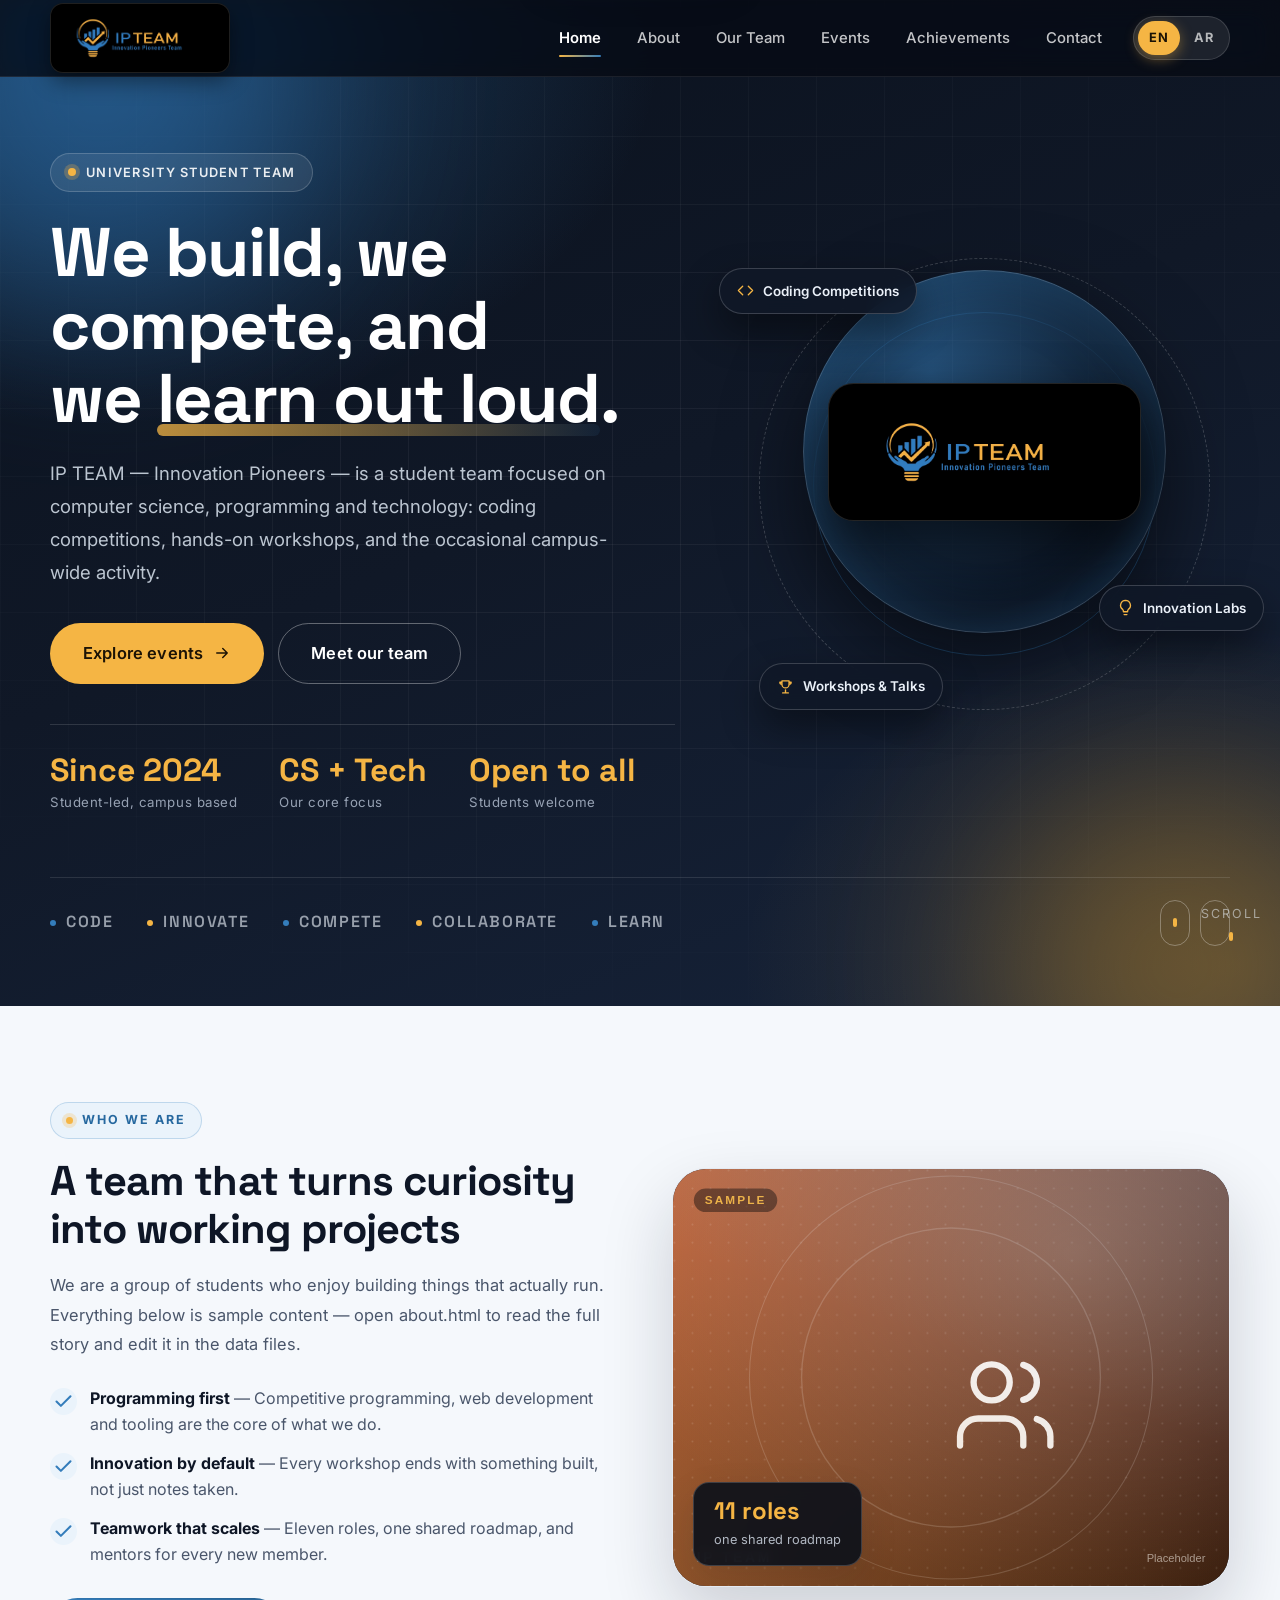
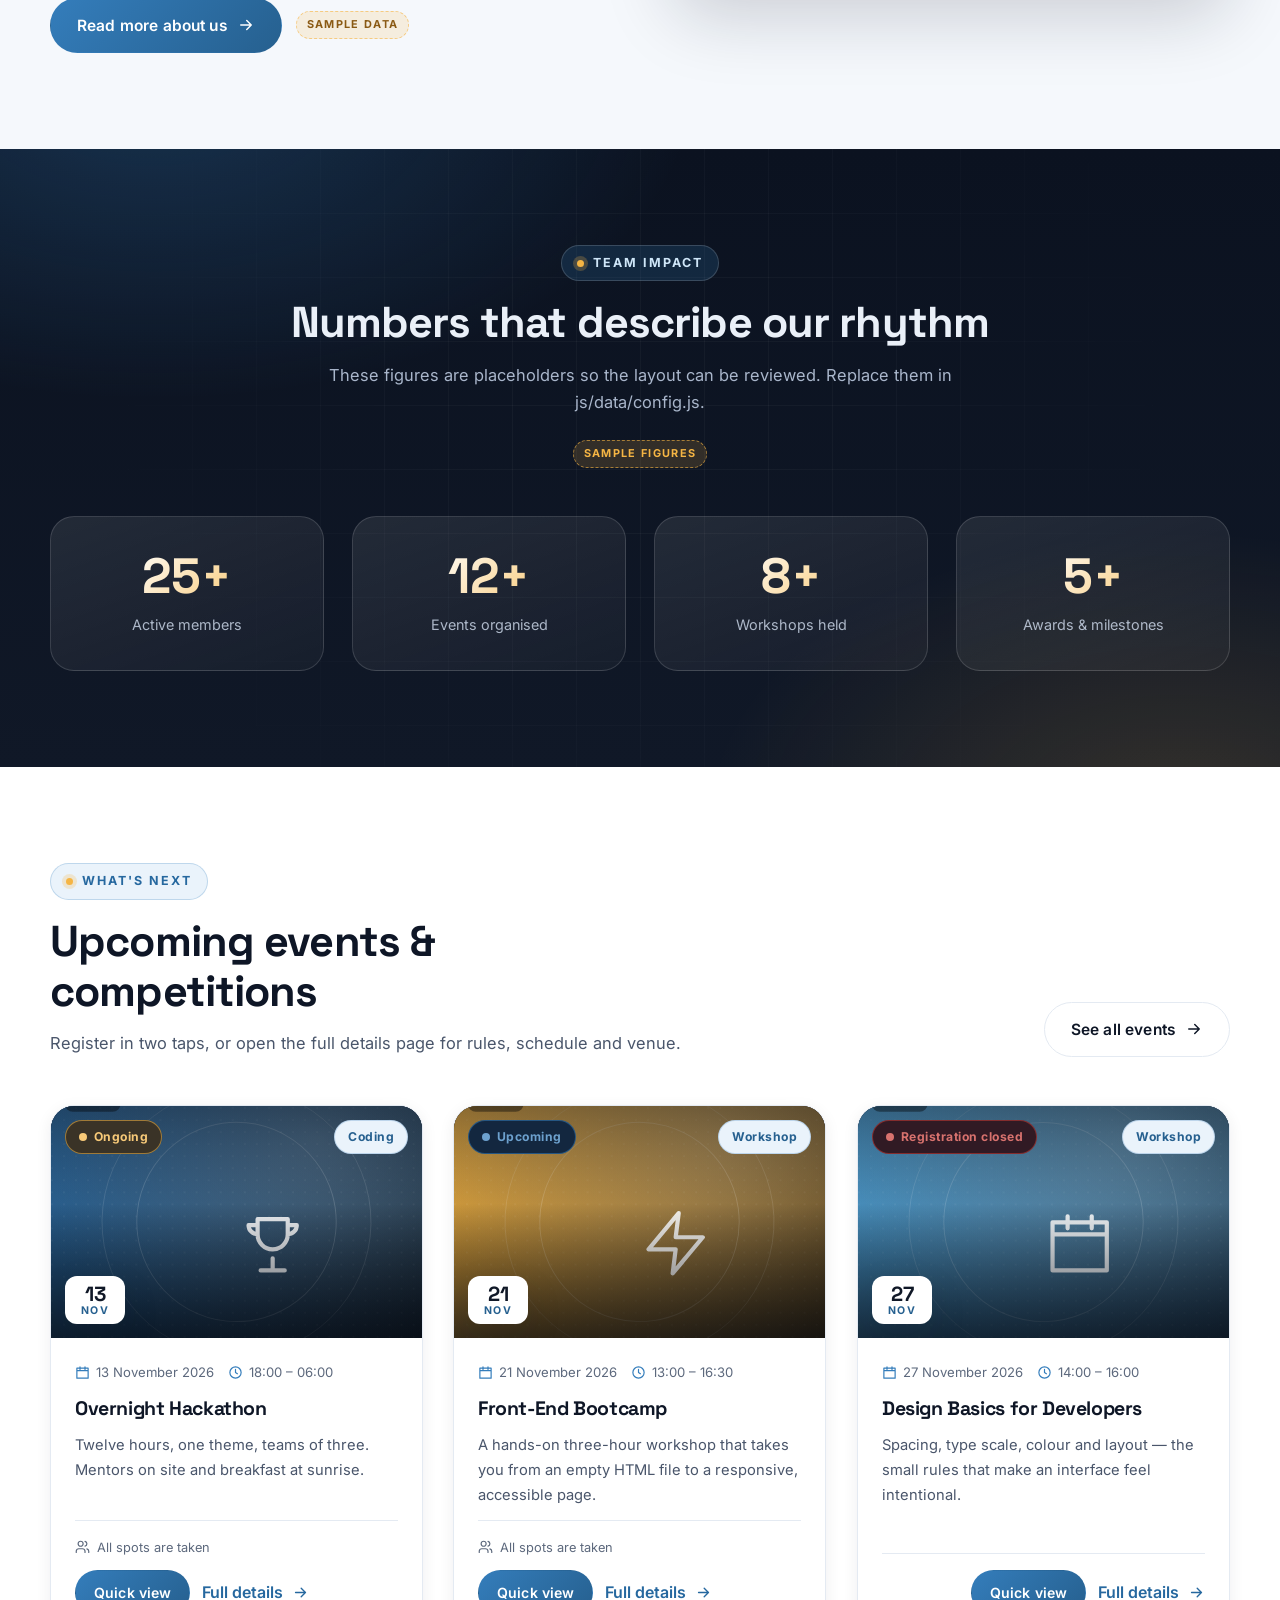
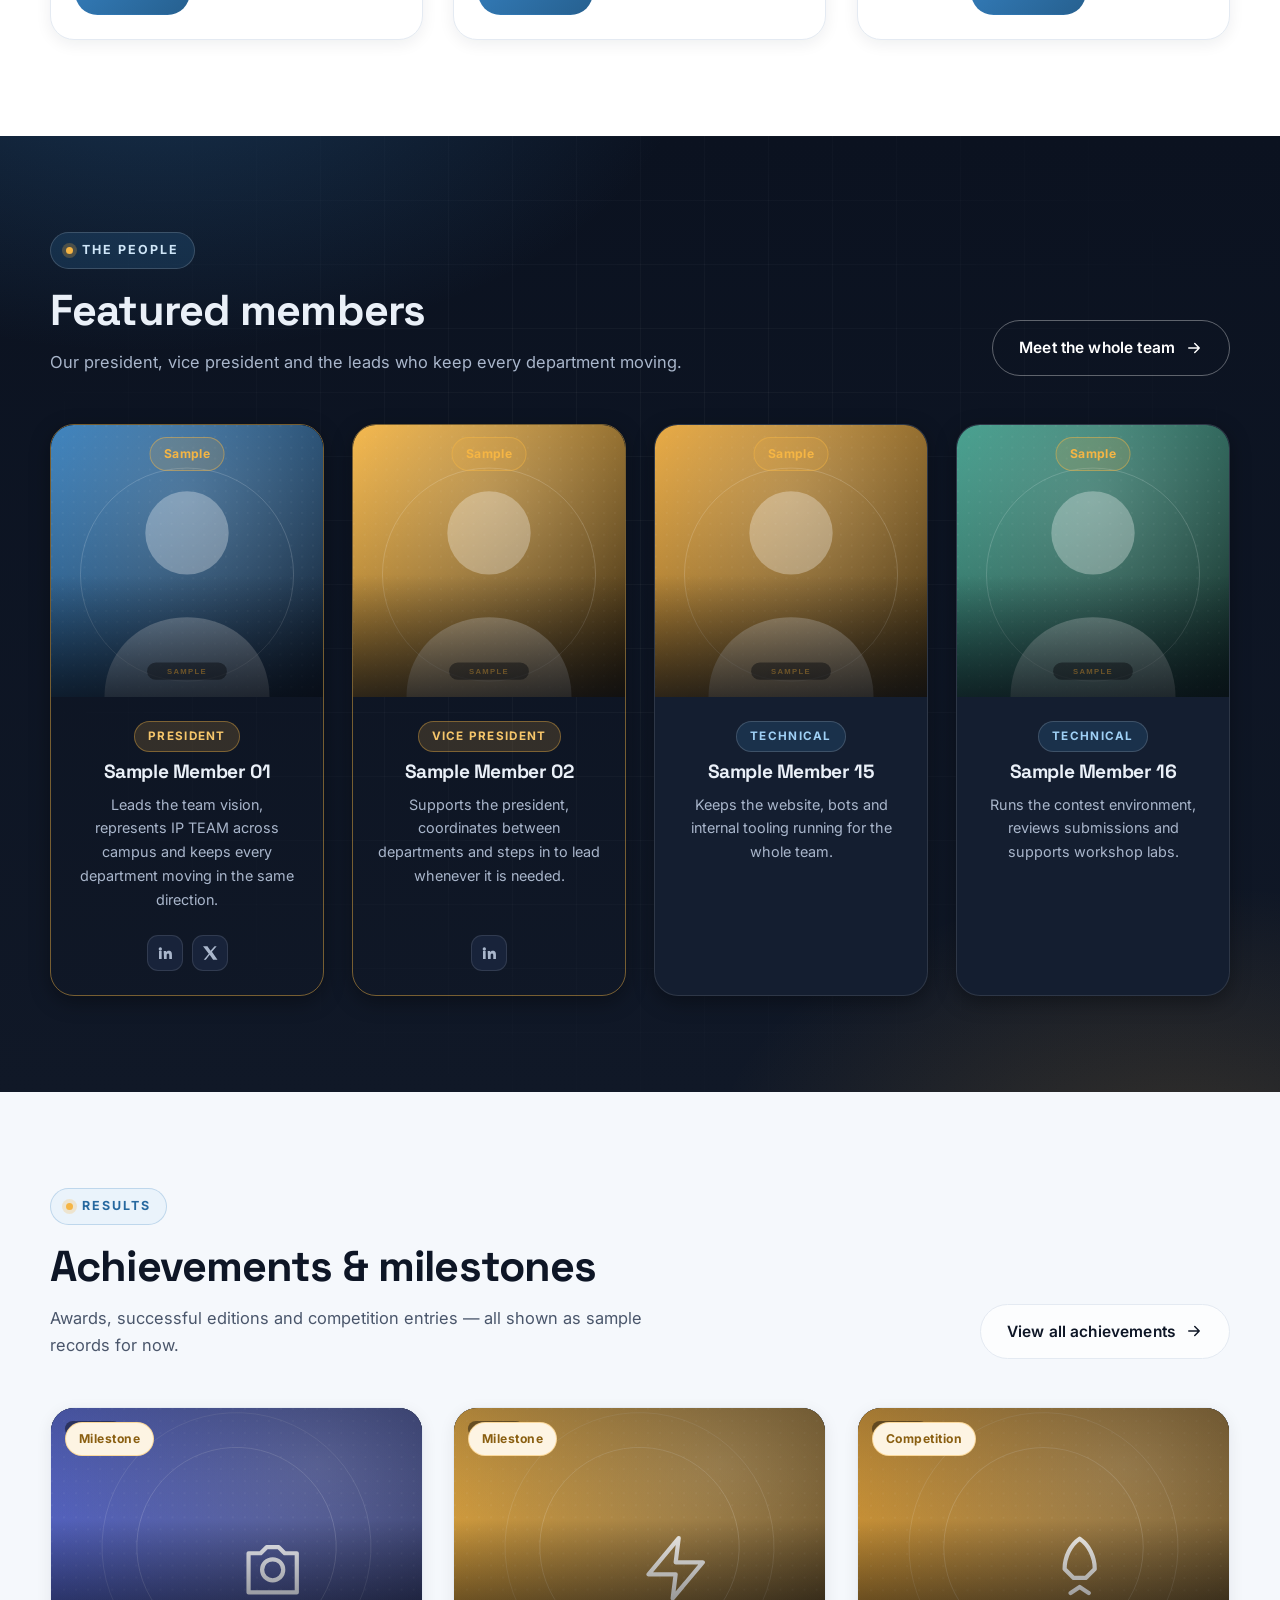
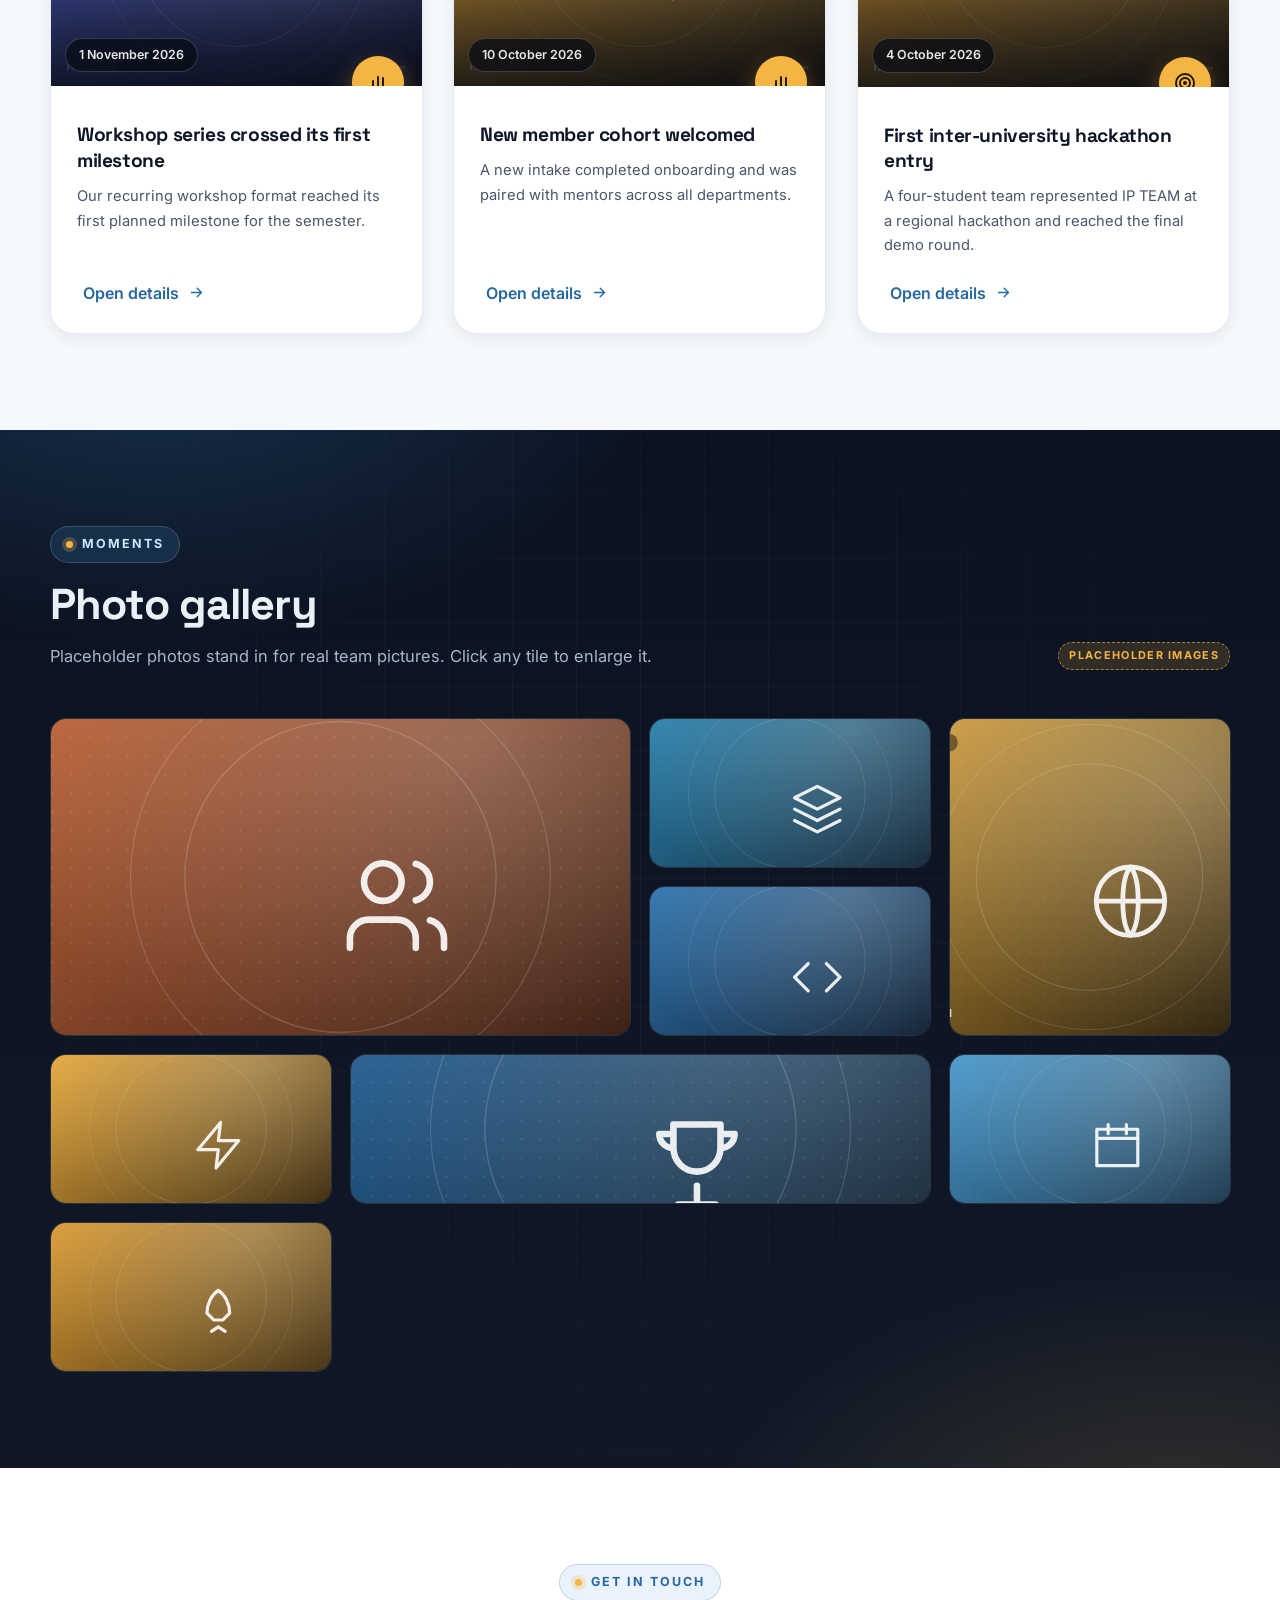
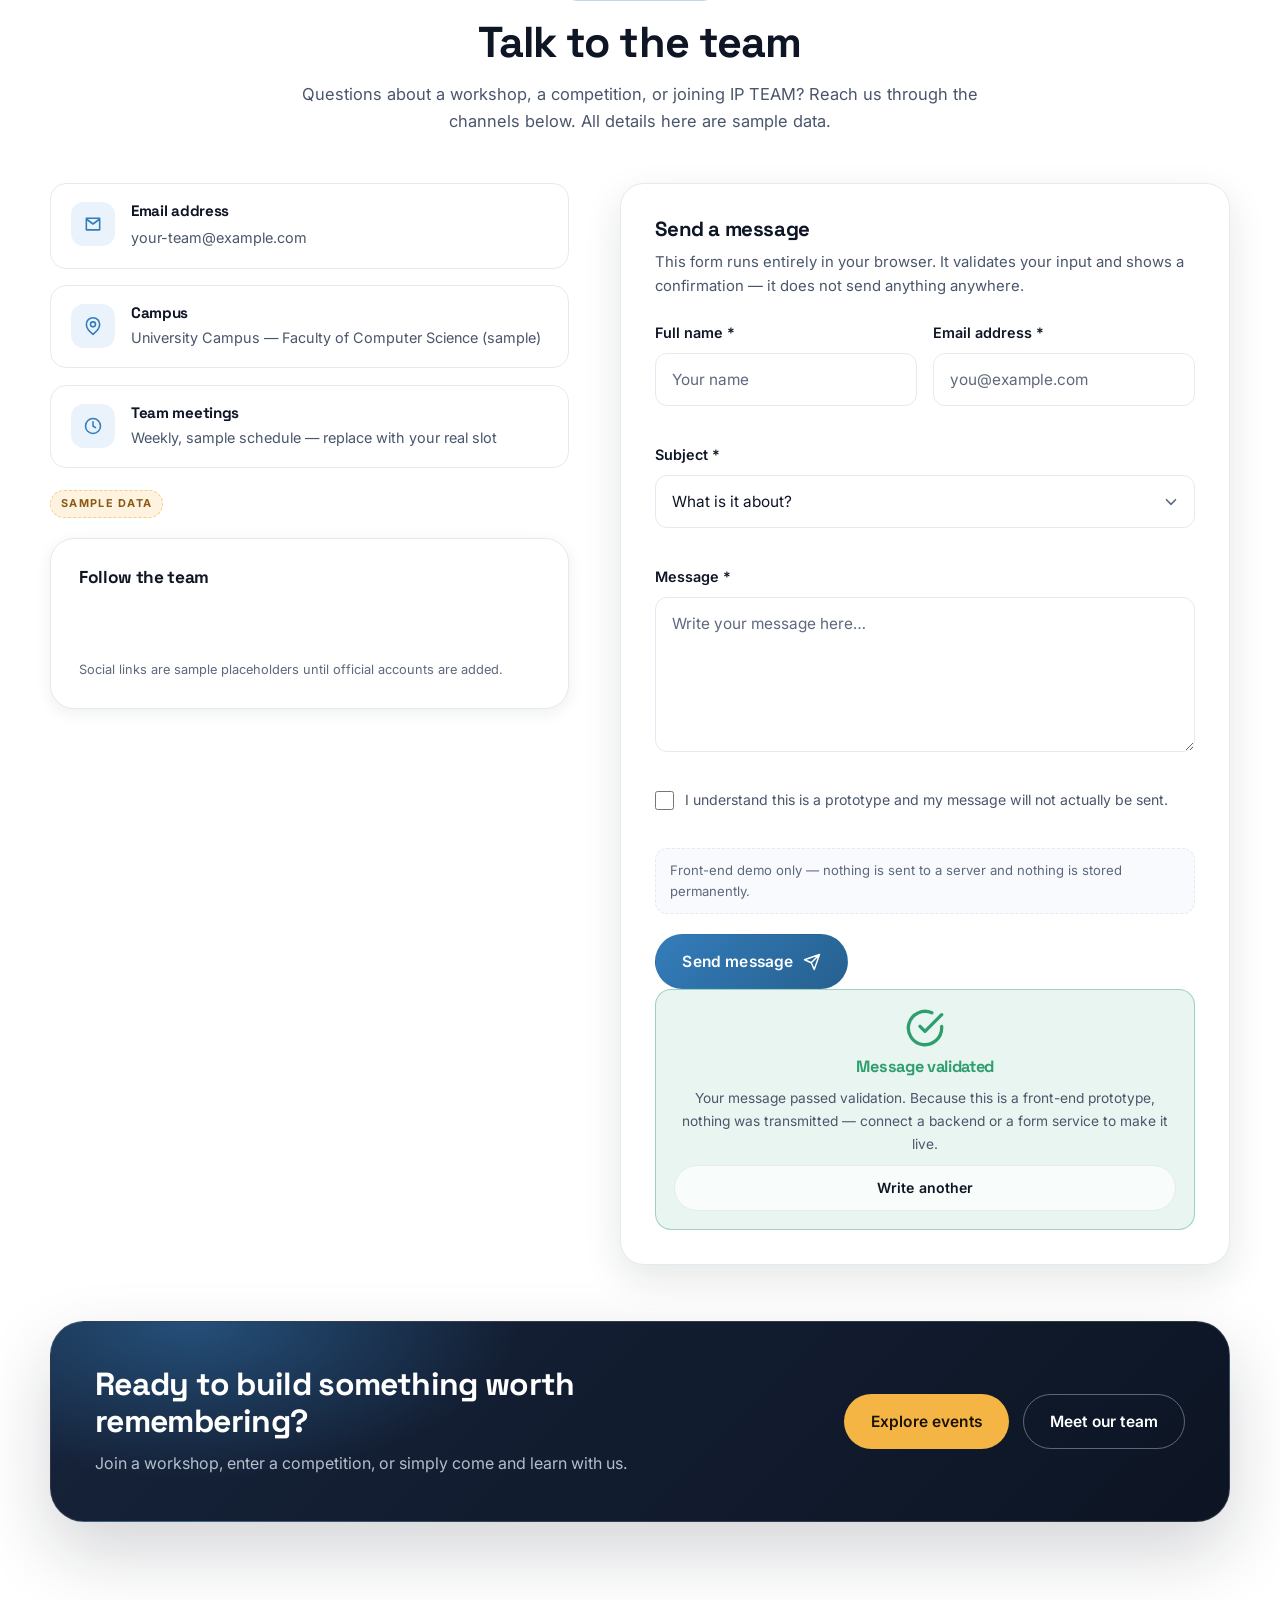
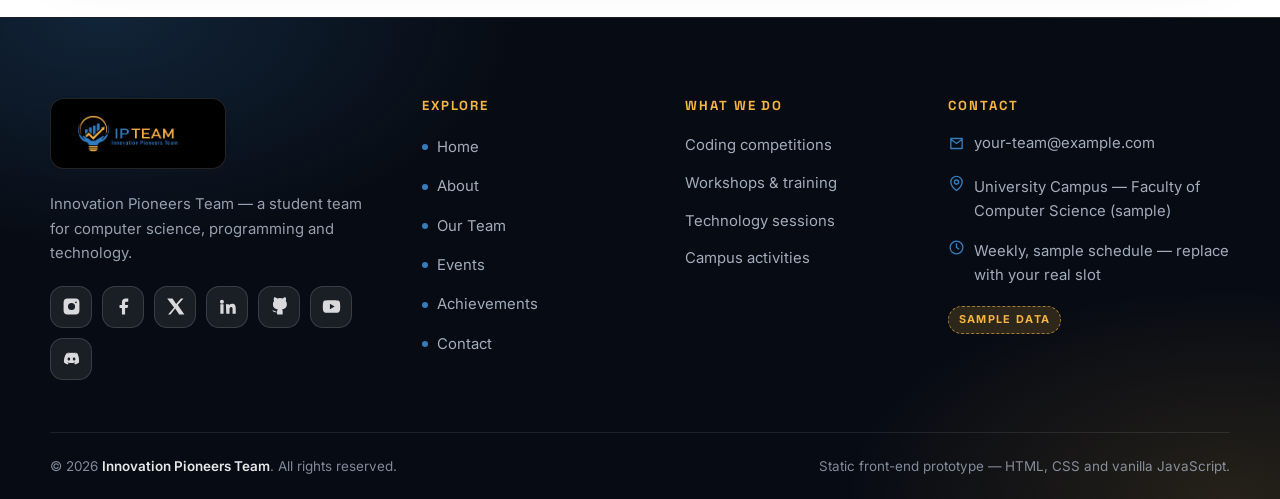
<file: index.html>
<!DOCTYPE html>
<html lang="en" dir="ltr">
<head>
  <meta charset="utf-8">
  <meta name="viewport" content="width=device-width, initial-scale=1">
  <title>IP TEAM — Innovation Pioneers Team</title>
  <meta name="description" content="IP TEAM is a university student team for computer science, programming, technology, competitions and workshops.">
  <meta name="theme-color" content="#0b1220">
  <meta name="robots" content="index, follow">
  <meta property="og:type" content="website">
  <meta property="og:title" content="IP TEAM — Innovation Pioneers Team">
  <meta property="og:description" content="A university student team for computer science, programming, technology, competitions and workshops.">
  <meta property="og:image" content="assets/images/logo.jpeg">
  <meta name="twitter:card" content="summary_large_image">
  <link rel="icon" href="assets/images/logo.jpeg" type="image/jpeg">

  <link rel="preconnect" href="https://fonts.googleapis.com">
  <link rel="preconnect" href="https://fonts.gstatic.com" crossorigin>
  <link href="https://fonts.googleapis.com/css2?family=Cairo:wght@400;600;700;800&family=Inter:wght@400;500;600;700&family=Space+Grotesk:wght@500;600;700&display=swap" rel="stylesheet">

  <link rel="stylesheet" href="css/base.css">
  <link rel="stylesheet" href="css/layout.css">
  <link rel="stylesheet" href="css/pages.css">
  <noscript><style>
    .reveal { opacity: 1 !important; transform: none !important; }
    .nav__menu { position: static !important; opacity: 1 !important; visibility: visible !important;
      pointer-events: auto !important; transform: none !important; flex-wrap: wrap; background: transparent;
      box-shadow: none; border: 0; padding: 0; }
    .nav__toggle { display: none !important; }
    #site-footer::before { content: "JavaScript is disabled — the footer, cards and language switch need it.";
      display: block; padding: 18px; text-align: center; color: #9fb0c8; }
  </style></noscript>
</head>

<body data-page="home" data-meta="home">
  <a class="skip-link" href="#main" data-i18n="a11y.skip">Skip to main content</a>

  <!-- ================= NAVBAR ================= -->
  <header class="nav" id="site-nav">
    <div class="container nav__inner">
      <a class="brand" href="index.html" aria-label="IP TEAM home">
        <span class="brand__plate">
          <img class="brand__logo" src="assets/images/logo.jpeg" alt="IP TEAM — Innovation Pioneers Team official logo"
               width="158" height="55" data-fallback>
        </span>
        <span class="brand__fallback"><b>IP</b> TEAM</span>
      </a>

      <nav class="nav__menu" id="site-menu" aria-label="Main navigation" data-i18n-aria="a11y.nav">
        <a class="nav__link" data-nav="home" href="index.html" data-i18n="nav.home">Home</a>
        <a class="nav__link" data-nav="about" href="about.html" data-i18n="nav.about">About</a>
        <a class="nav__link" data-nav="team" href="team.html" data-i18n="nav.team">Our Team</a>
        <a class="nav__link" data-nav="events" href="events.html" data-i18n="nav.events">Events</a>
        <a class="nav__link" data-nav="achievements" href="achievements.html" data-i18n="nav.achievements">Achievements</a>
        <a class="nav__link" data-nav="contact" href="#contact" data-i18n="nav.contact">Contact</a>
      </nav>

      <div class="lang" role="group" aria-label="Choose language" data-i18n-aria="a11y.language">
        <button class="lang__btn" type="button" data-lang="en" aria-pressed="true">EN</button>
        <button class="lang__btn" type="button" data-lang="ar" aria-pressed="false">AR</button>
      </div>

      <button class="nav__toggle" type="button" data-nav-toggle aria-expanded="false"
              aria-controls="site-menu" aria-label="Open navigation menu" data-i18n-aria="a11y.menu">
        <span class="nav__toggle-bars" aria-hidden="true"><span></span><span></span><span></span></span>
      </button>
    </div>
  </header>

  <main id="main">

    <!-- ================= HERO ================= -->
    <section class="hero">
      <span class="hero__glow hero__glow--1" aria-hidden="true"></span>
      <span class="hero__glow hero__glow--2" aria-hidden="true"></span>

      <div class="container">
        <div class="hero__grid">
          <div class="hero__content">
            <span class="hero__pill"><i aria-hidden="true"></i><span data-i18n="home.pill">University student team</span></span>

            <h1 data-i18n-html="home.title">We build, we compete, and we <em>learn out loud</em>.</h1>

            <p class="hero__desc" data-i18n="home.desc">
              IP TEAM — Innovation Pioneers — is a student team focused on computer science, programming and technology.
            </p>

            <div class="btn-row hero__actions">
              <a class="btn btn--yellow btn--lg" href="events.html">
                <span data-i18n="common.exploreEvents">Explore events</span>
                <svg xmlns="http://www.w3.org/2000/svg" viewBox="0 0 24 24" fill="none" stroke="currentColor" stroke-width="1.9" stroke-linecap="round" stroke-linejoin="round" aria-hidden="true"><path d="M5 12h14M13 6l6 6-6 6"/></svg>
              </a>
              <a class="btn btn--outline-light btn--lg" href="team.html" data-i18n="common.meetTeam">Meet our team</a>
            </div>

            <div class="hero__meta" id="hero-meta"></div>
          </div>

          <div class="hero__visual">
            <div class="orb">
              <span class="orb__ring orb__ring--spin" aria-hidden="true"></span>
              <span class="orb__ring orb__ring--b orb__ring--spin-rev" aria-hidden="true"></span>
              <div class="orb__core">
                <span class="orb__logo-plate">
                  <img id="hero-logo" src="assets/images/logo.jpeg" alt="IP TEAM — Innovation Pioneers Team official logo"
                       width="280" height="98" data-fallback>
                </span>
              </div>
              <div id="hero-chips"></div>
            </div>
          </div>
        </div>

        <div class="hero__strip" id="hero-strip-wrap">
          <div id="hero-strip"></div>
          <span class="hero__scroll" aria-hidden="true"><span></span><span data-i18n="home.scroll">Scroll</span></span>
        </div>
      </div>
    </section>

    <!-- ================= ABOUT PREVIEW ================= -->
    <section class="section section--tint" id="about-preview">
      <div class="container">
        <div class="split">
          <div class="split__body reveal reveal--left">
            <span class="eyebrow" data-i18n="about.eyebrow">Who we are</span>
            <h2 data-i18n="about.title">A team that turns curiosity into working projects</h2>
            <p class="lead" data-i18n="about.text">Everything below is sample content.</p>

            <ul class="checklist">
              <li>
                <svg xmlns="http://www.w3.org/2000/svg" viewBox="0 0 24 24" fill="none" stroke="currentColor" stroke-width="2.4" stroke-linecap="round" stroke-linejoin="round" aria-hidden="true"><path d="M20 6L9 17l-5-5"/></svg>
                <span><b data-i18n="about.v1.title">Programming first</b> — <span data-i18n="about.v1.text">Competitive programming, web development and tooling.</span></span>
              </li>
              <li>
                <svg xmlns="http://www.w3.org/2000/svg" viewBox="0 0 24 24" fill="none" stroke="currentColor" stroke-width="2.4" stroke-linecap="round" stroke-linejoin="round" aria-hidden="true"><path d="M20 6L9 17l-5-5"/></svg>
                <span><b data-i18n="about.v2.title">Innovation by default</b> — <span data-i18n="about.v2.text">Every workshop ends with something built.</span></span>
              </li>
              <li>
                <svg xmlns="http://www.w3.org/2000/svg" viewBox="0 0 24 24" fill="none" stroke="currentColor" stroke-width="2.4" stroke-linecap="round" stroke-linejoin="round" aria-hidden="true"><path d="M20 6L9 17l-5-5"/></svg>
                <span><b data-i18n="about.v3.title">Teamwork that scales</b> — <span data-i18n="about.v3.text">Eleven roles, one shared roadmap.</span></span>
              </li>
            </ul>

            <div class="btn-row" style="margin-block-start:30px">
              <a class="btn btn--primary" href="about.html">
                <span data-i18n="about.cta">Read more about us</span>
                <svg xmlns="http://www.w3.org/2000/svg" viewBox="0 0 24 24" fill="none" stroke="currentColor" stroke-width="1.9" stroke-linecap="round" stroke-linejoin="round" aria-hidden="true"><path d="M5 12h14M13 6l6 6-6 6"/></svg>
              </a>
              <span class="sample-chip" data-i18n="common.sampleData">Sample data</span>
            </div>
          </div>

          <div class="split__media reveal reveal--right">
            <div class="media-frame">
              <img src="assets/images/placeholders/ph-gallery-01.svg" alt="Sample photo of the team at work"
                   width="800" height="600" loading="lazy" decoding="async" data-fallback>
              <div class="media-frame__badge">
                <strong data-i18n="about.badgeValue">11 roles</strong>
                <span data-i18n="about.badgeLabel">one shared roadmap</span>
              </div>
            </div>
          </div>
        </div>
      </div>
    </section>

    <!-- ================= STATS ================= -->
    <section class="section section--dark" id="impact">
      <div class="container">
        <div class="section-head section-head--center">
          <div class="section-head__main">
            <span class="eyebrow" data-i18n="stats.eyebrow">Team impact</span>
            <h2 data-i18n="stats.title">Numbers that describe our rhythm</h2>
            <p data-i18n="stats.text">These figures are placeholders.</p>
          </div>
          <span class="sample-chip" data-i18n="stats.sampleNote">Sample figures</span>
        </div>
        <div class="stats" id="stats-grid"></div>
      </div>
    </section>

    <!-- ================= EVENTS PREVIEW ================= -->
    <section class="section" id="events-preview">
      <div class="container">
        <div class="section-head">
          <div class="section-head__main">
            <span class="eyebrow" data-i18n="events.previewEyebrow">What's next</span>
            <h2 data-i18n="events.previewTitle">Upcoming events &amp; competitions</h2>
            <p data-i18n="events.previewText">Register in two taps.</p>
          </div>
          <a class="btn btn--ghost" href="events.html">
            <span data-i18n="events.previewCta">See all events</span>
            <svg xmlns="http://www.w3.org/2000/svg" viewBox="0 0 24 24" fill="none" stroke="currentColor" stroke-width="1.9" stroke-linecap="round" stroke-linejoin="round" aria-hidden="true"><path d="M5 12h14M13 6l6 6-6 6"/></svg>
          </a>
        </div>
        <div id="home-events"></div>
      </div>
    </section>

    <!-- ================= MEMBERS PREVIEW ================= -->
    <section class="section section--dark" id="team-preview">
      <div class="container">
        <div class="section-head">
          <div class="section-head__main">
            <span class="eyebrow" data-i18n="team.previewEyebrow">The people</span>
            <h2 data-i18n="team.previewTitle">Featured members</h2>
            <p data-i18n="team.previewText">Our president, vice president and the leads.</p>
          </div>
          <a class="btn btn--outline-light" href="team.html">
            <span data-i18n="team.previewCta">Meet the whole team</span>
            <svg xmlns="http://www.w3.org/2000/svg" viewBox="0 0 24 24" fill="none" stroke="currentColor" stroke-width="1.9" stroke-linecap="round" stroke-linejoin="round" aria-hidden="true"><path d="M5 12h14M13 6l6 6-6 6"/></svg>
          </a>
        </div>
        <div id="home-members"></div>
      </div>
    </section>

    <!-- ================= ACHIEVEMENTS PREVIEW ================= -->
    <section class="section section--tint" id="achievements-preview">
      <div class="container">
        <div class="section-head">
          <div class="section-head__main">
            <span class="eyebrow" data-i18n="ach.previewEyebrow">Results</span>
            <h2 data-i18n="ach.previewTitle">Achievements &amp; milestones</h2>
            <p data-i18n="ach.previewText">Awards and successful editions.</p>
          </div>
          <a class="btn btn--ghost" href="achievements.html">
            <span data-i18n="ach.previewCta">View all achievements</span>
            <svg xmlns="http://www.w3.org/2000/svg" viewBox="0 0 24 24" fill="none" stroke="currentColor" stroke-width="1.9" stroke-linecap="round" stroke-linejoin="round" aria-hidden="true"><path d="M5 12h14M13 6l6 6-6 6"/></svg>
          </a>
        </div>
        <div id="home-achievements"></div>
      </div>
    </section>

    <!-- ================= GALLERY ================= -->
    <section class="section section--dark" id="gallery">
      <div class="container">
        <div class="section-head">
          <div class="section-head__main">
            <span class="eyebrow" data-i18n="gallery.eyebrow">Moments</span>
            <h2 data-i18n="gallery.title">Photo gallery</h2>
            <p data-i18n="gallery.text">Placeholder photos stand in for real team pictures.</p>
          </div>
          <span class="sample-chip" data-i18n="gallery.sampleNote">Placeholder images</span>
        </div>
        <div id="home-gallery"></div>
      </div>
    </section>

    <!-- ================= CONTACT ================= -->
    <section class="section" id="contact">
      <div class="container">
        <div class="section-head section-head--center">
          <div class="section-head__main">
            <span class="eyebrow" data-i18n="contact.eyebrow">Get in touch</span>
            <h2 data-i18n="contact.title">Talk to the team</h2>
            <p data-i18n="contact.text">Questions about a workshop, a competition, or joining IP TEAM?</p>
          </div>
        </div>

        <div class="contact-grid">
          <div>
            <div class="contact-info" id="contact-info"></div>

            <div class="panel" style="margin-block-start:20px">
              <h3 data-i18n="contact.socialTitle">Follow the team</h3>
              <div class="socials" id="contact-socials" style="margin-block-start:6px"></div>
              <p class="field__hint" style="margin-block-start:14px" data-i18n="contact.socialNote">
                Social links are sample placeholders.
              </p>
            </div>
          </div>

          <div class="contact-form">
            <h3 data-i18n="contact.formTitle">Send a message</h3>
            <p data-i18n="contact.formDesc">This form runs entirely in your browser.</p>

            <form id="contact-form" novalidate>
              <div class="form-grid">
                <div class="field">
                  <label class="field__label" for="c-name"><span data-i18n="contact.fullName">Full name</span> *</label>
                  <input class="input" id="c-name" name="fullName" type="text" autocomplete="name"
                         required data-i18n-ph="contact.fullNamePh">
                  <span class="field__error" data-error-for="fullName"></span>
                </div>

                <div class="field">
                  <label class="field__label" for="c-email"><span data-i18n="contact.emailLabel">Email address</span> *</label>
                  <input class="input" id="c-email" name="email" type="email" autocomplete="email"
                         required data-i18n-ph="contact.emailPh">
                  <span class="field__error" data-error-for="email"></span>
                </div>

                <div class="field field--full">
                  <label class="field__label" for="c-subject"><span data-i18n="contact.subject">Subject</span> *</label>
                  <select class="select" id="c-subject" name="subject" required>
                    <option value="" data-i18n="contact.subjectPh">What is it about?</option>
                    <option value="general">General question</option>
                    <option value="workshop">Workshop</option>
                    <option value="competition">Competition</option>
                    <option value="join">Joining the team</option>
                    <option value="sponsor">Sponsorship</option>
                  </select>
                  <span class="field__error" data-error-for="subject"></span>
                </div>

                <div class="field field--full">
                  <label class="field__label" for="c-message"><span data-i18n="contact.message">Message</span> *</label>
                  <textarea class="textarea" id="c-message" name="message" rows="5" required
                            data-i18n-ph="contact.messagePh"></textarea>
                  <span class="field__error" data-error-for="message"></span>
                </div>

                <div class="field field--full">
                  <label class="checkbox">
                    <input type="checkbox" name="agree" required>
                    <span data-i18n="contact.agree">I understand this is a prototype.</span>
                  </label>
                  <span class="field__error" data-error-for="agree"></span>
                </div>
              </div>

              <p class="form-note" style="margin-block-start:16px" data-i18n="common.demoNote">
                Front-end demo only.
              </p>

              <div class="form-actions">
                <button class="btn btn--primary" type="submit">
                  <span data-i18n="contact.send">Send message</span>
                  <svg xmlns="http://www.w3.org/2000/svg" viewBox="0 0 24 24" fill="none" stroke="currentColor" stroke-width="1.9" stroke-linecap="round" stroke-linejoin="round" aria-hidden="true"><path d="M22 2L11 13M22 2l-7 20-4-9-9-4z"/></svg>
                </button>
              </div>
            </form>

            <div class="reg-success" id="contact-success" hidden tabindex="-1" role="status">
              <svg xmlns="http://www.w3.org/2000/svg" viewBox="0 0 24 24" fill="none" stroke="#2f9e6e" stroke-width="2" stroke-linecap="round" stroke-linejoin="round" aria-hidden="true"><path d="M22 11.1V12a10 10 0 1 1-5.9-9.1M22 4L12 14.01l-3-3"/></svg>
              <h3 data-i18n="contact.successTitle">Message validated</h3>
              <p data-i18n="contact.successText">Nothing was transmitted.</p>
              <button type="button" class="btn btn--ghost btn--sm" id="contact-again" data-i18n="contact.again">
                Write another
              </button>
            </div>
          </div>
        </div>

        <!-- CTA -->
        <div class="stack-cta mt-lg reveal">
          <div>
            <h2 data-i18n="cta.title">Ready to build something worth remembering?</h2>
            <p data-i18n="cta.text">Join a workshop, enter a competition.</p>
          </div>
          <div class="btn-row">
            <a class="btn btn--yellow" href="events.html" data-i18n="cta.primary">Explore events</a>
            <a class="btn btn--outline-light" href="team.html" data-i18n="cta.secondary">Meet our team</a>
          </div>
        </div>
      </div>
    </section>

  </main>

  <!-- ================= FOOTER ================= -->
  <footer class="footer" id="site-footer"></footer>

  <!-- ================= SCRIPTS ================= -->
  <script src="js/data/config.js"></script>
  <script src="js/data/members.js"></script>
  <script src="js/data/events.js"></script>
  <script src="js/data/achievements.js"></script>
  <script src="js/data/translations.js"></script>
  <script src="js/icons.js"></script>
  <script src="js/i18n.js"></script>
  <script src="js/ui.js"></script>
  <script src="js/render.js"></script>
  <script src="js/main.js"></script>
  <script src="js/pages/home.js"></script>
</body>
</html>
</file>
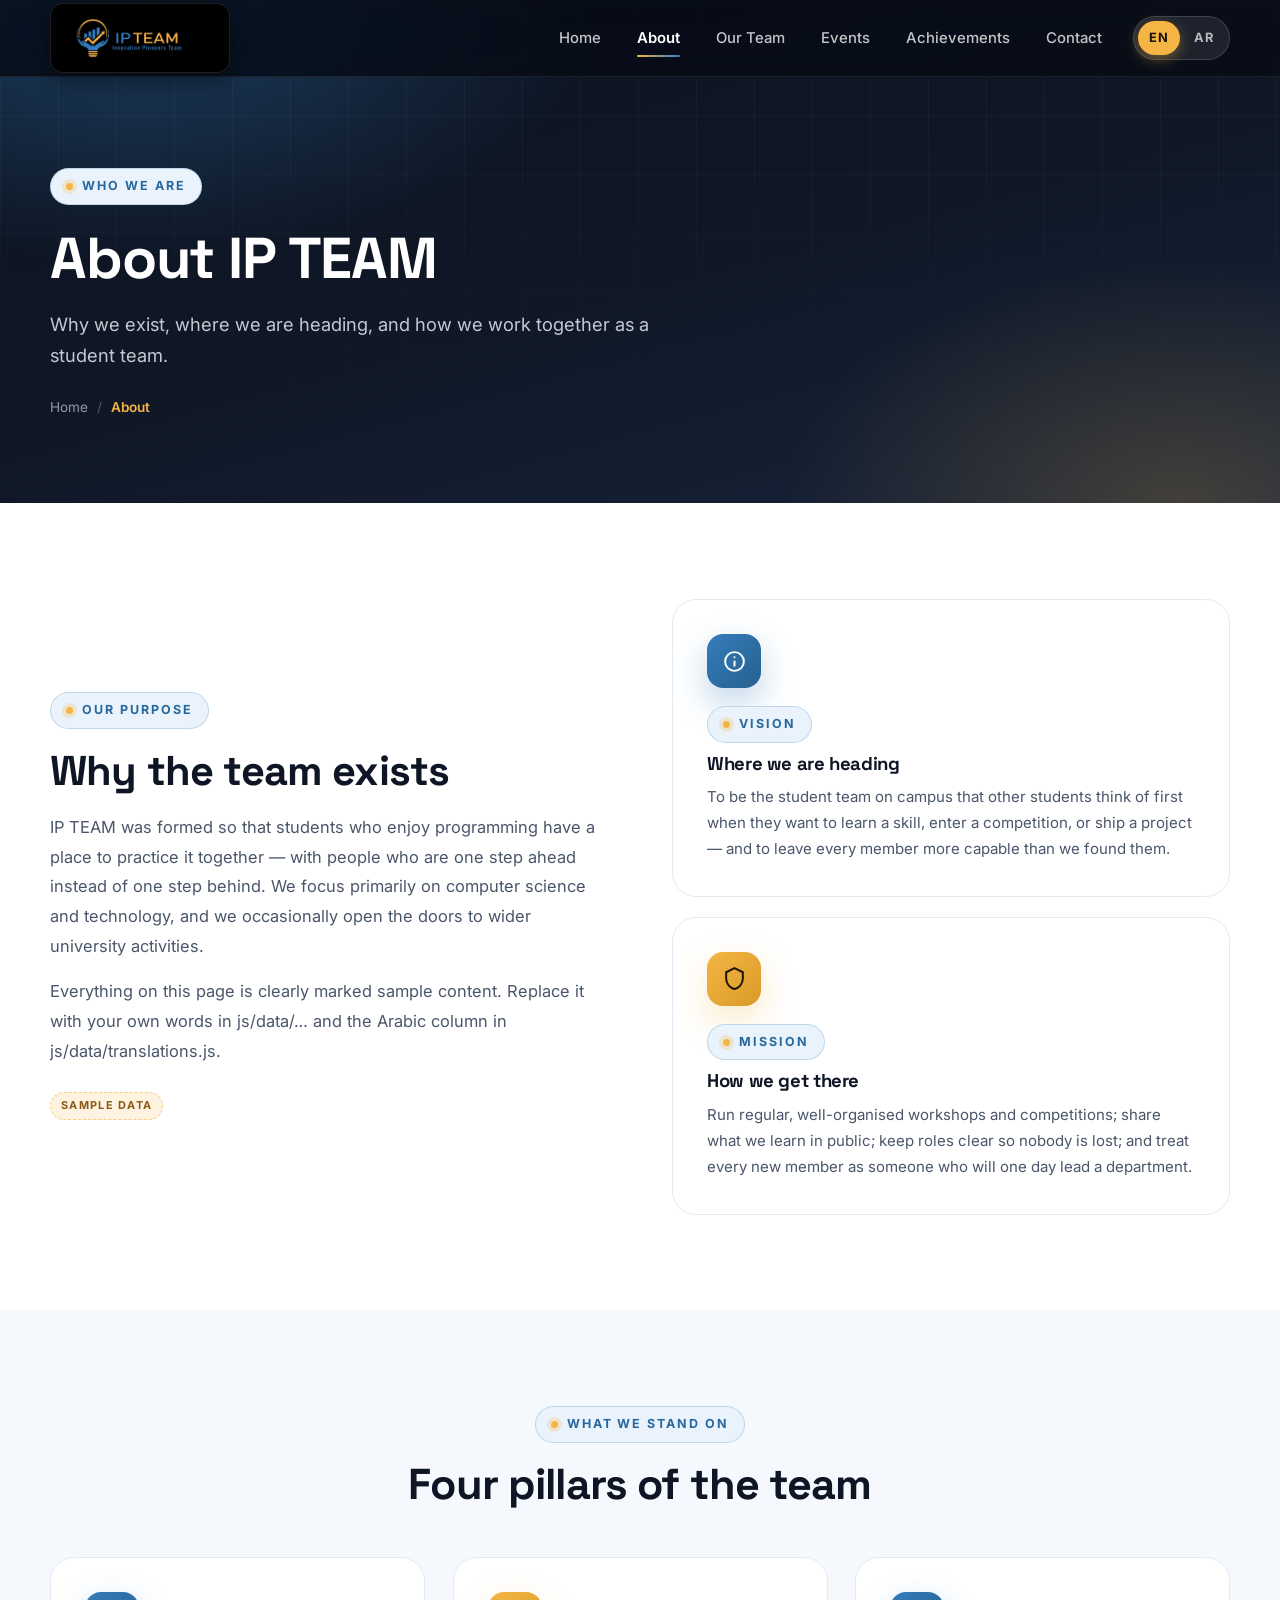
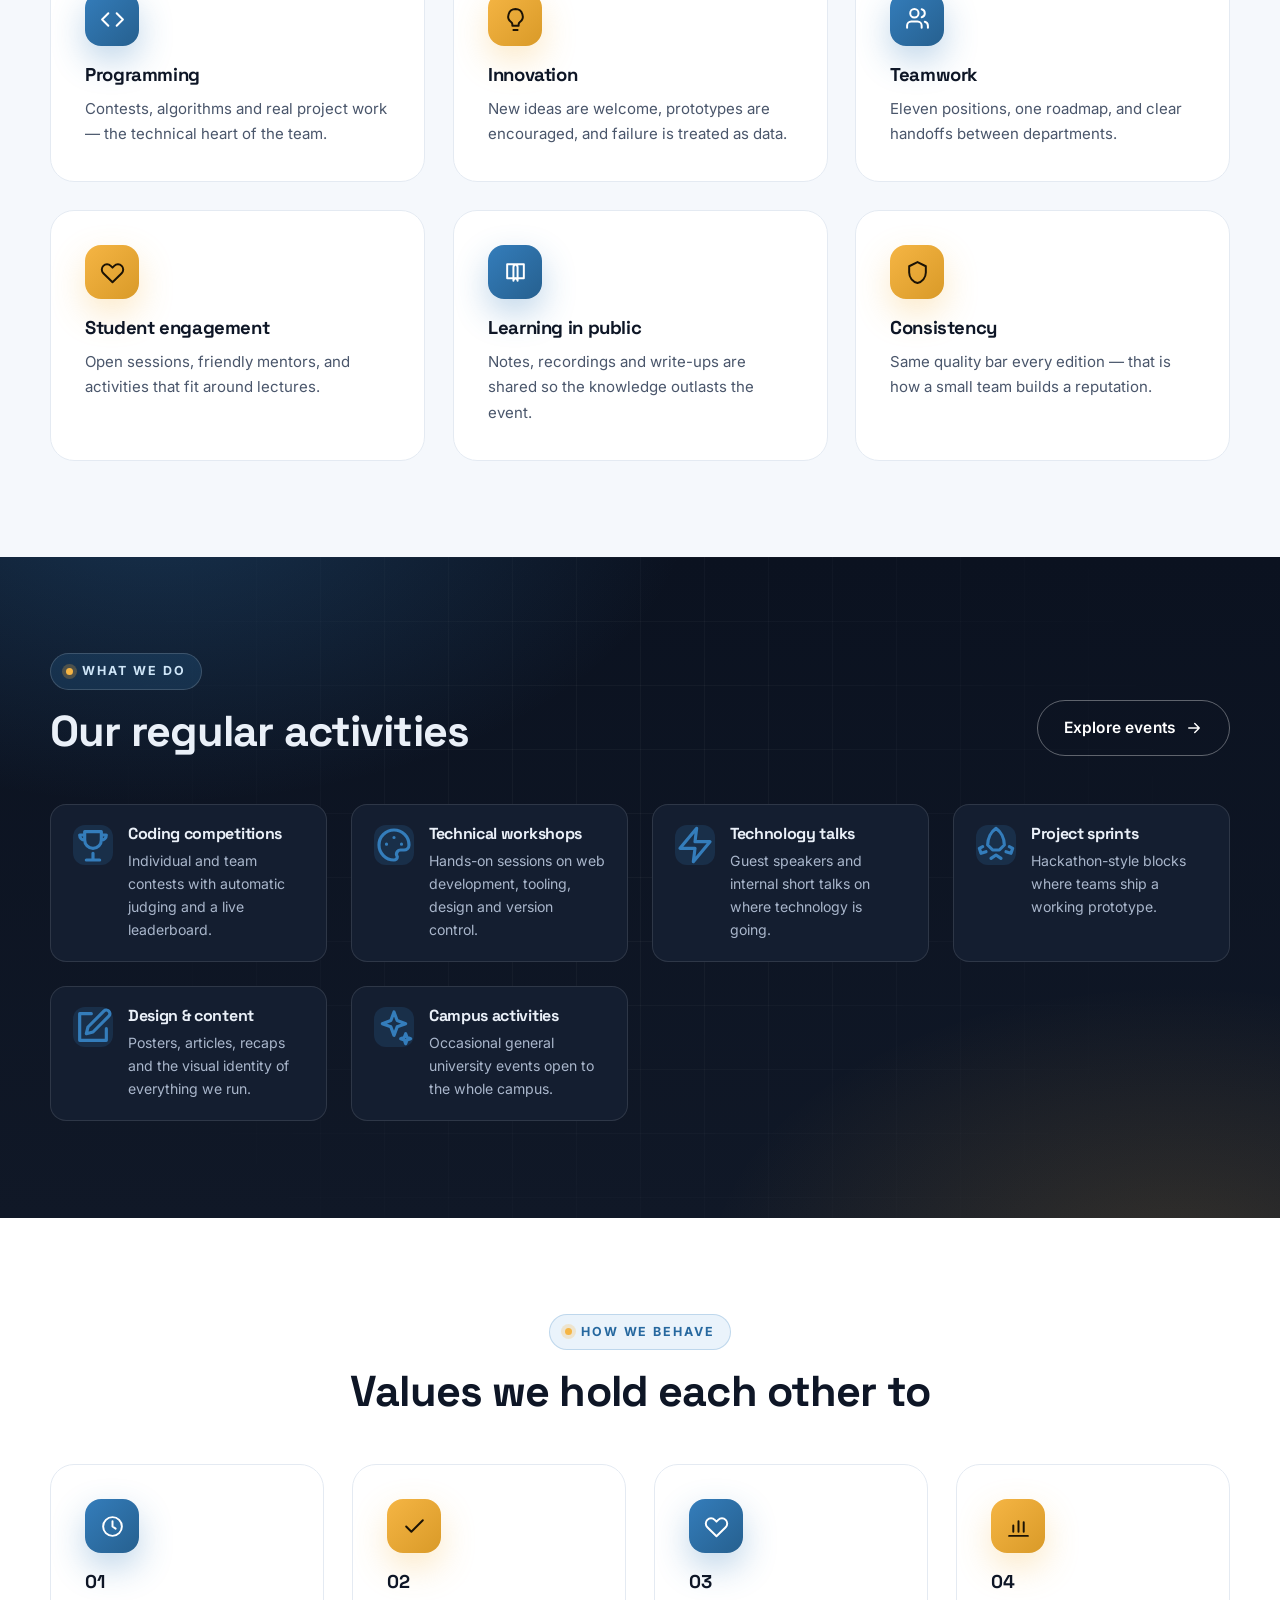
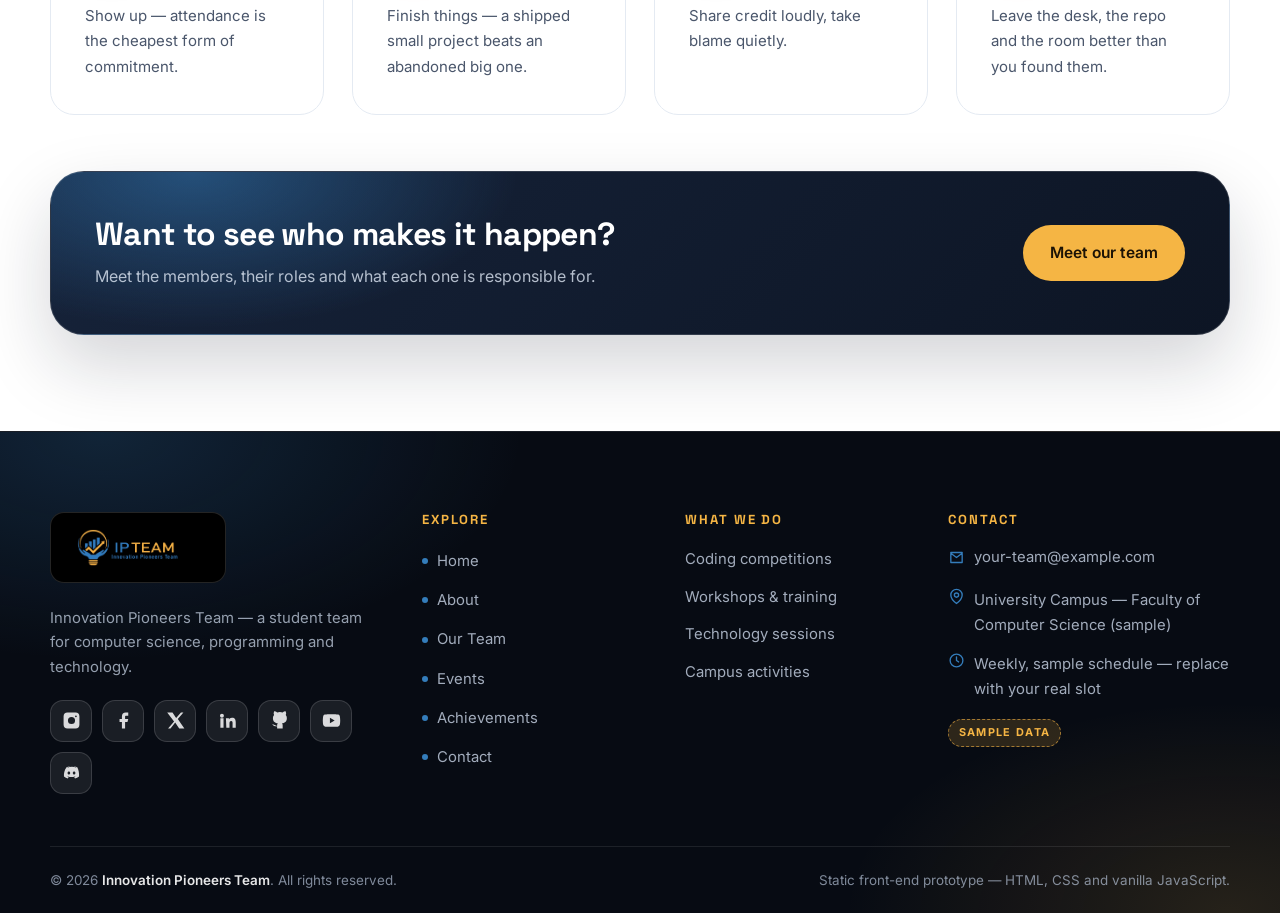
<file: about.html>
<!DOCTYPE html>
<html lang="en" dir="ltr">
<head>
  <meta charset="utf-8">
  <meta name="viewport" content="width=device-width, initial-scale=1">
  <title>About — IP TEAM</title>
  <meta name="description" content="Purpose, vision, mission and activities of the Innovation Pioneers Team.">
  <meta name="theme-color" content="#0b1220">
  <meta name="robots" content="index, follow">
  <meta property="og:type" content="website">
  <meta property="og:title" content="About — IP TEAM">
  <meta property="og:description" content="Purpose, vision, mission and activities of the Innovation Pioneers Team.">
  <meta property="og:image" content="assets/images/logo.jpeg">
  <link rel="icon" href="assets/images/logo.jpeg" type="image/jpeg">

  <link rel="preconnect" href="https://fonts.googleapis.com">
  <link rel="preconnect" href="https://fonts.gstatic.com" crossorigin>
  <link href="https://fonts.googleapis.com/css2?family=Cairo:wght@400;600;700;800&family=Inter:wght@400;500;600;700&family=Space+Grotesk:wght@500;600;700&display=swap" rel="stylesheet">

  <link rel="stylesheet" href="css/base.css">
  <link rel="stylesheet" href="css/layout.css">
  <link rel="stylesheet" href="css/pages.css">
  <noscript><style>
    .reveal { opacity: 1 !important; transform: none !important; }
    .nav__menu { position: static !important; opacity: 1 !important; visibility: visible !important;
      pointer-events: auto !important; transform: none !important; flex-wrap: wrap; background: transparent;
      box-shadow: none; border: 0; padding: 0; }
    .nav__toggle { display: none !important; }
  </style></noscript>
</head>

<body data-page="about" data-meta="about">
  <a class="skip-link" href="#main" data-i18n="a11y.skip">Skip to main content</a>

  <header class="nav" id="site-nav">
    <div class="container nav__inner">
      <a class="brand" href="index.html" aria-label="IP TEAM home">
        <span class="brand__plate">
          <img class="brand__logo" src="assets/images/logo.jpeg" alt="IP TEAM — Innovation Pioneers Team official logo"
               width="158" height="55" data-fallback>
        </span>
        <span class="brand__fallback"><b>IP</b> TEAM</span>
      </a>

      <nav class="nav__menu" id="site-menu" aria-label="Main navigation" data-i18n-aria="a11y.nav">
        <a class="nav__link" data-nav="home" href="index.html" data-i18n="nav.home">Home</a>
        <a class="nav__link" data-nav="about" href="about.html" data-i18n="nav.about">About</a>
        <a class="nav__link" data-nav="team" href="team.html" data-i18n="nav.team">Our Team</a>
        <a class="nav__link" data-nav="events" href="events.html" data-i18n="nav.events">Events</a>
        <a class="nav__link" data-nav="achievements" href="achievements.html" data-i18n="nav.achievements">Achievements</a>
        <a class="nav__link" data-nav="contact" href="index.html#contact" data-i18n="nav.contact">Contact</a>
      </nav>

      <div class="lang" role="group" aria-label="Choose language" data-i18n-aria="a11y.language">
        <button class="lang__btn" type="button" data-lang="en" aria-pressed="true">EN</button>
        <button class="lang__btn" type="button" data-lang="ar" aria-pressed="false">AR</button>
      </div>

      <button class="nav__toggle" type="button" data-nav-toggle aria-expanded="false"
              aria-controls="site-menu" aria-label="Open navigation menu" data-i18n-aria="a11y.menu">
        <span class="nav__toggle-bars" aria-hidden="true"><span></span><span></span><span></span></span>
      </button>
    </div>
  </header>

  <main id="main">

    <!-- ============ PAGE HERO ============ -->
    <section class="page-hero">
      <div class="container">
        <div class="page-hero__inner">
          <span class="eyebrow" data-i18n="about.eyebrow">Who we are</span>
          <h1 data-i18n="about.pageTitle">About IP TEAM</h1>
          <p data-i18n="about.pageDesc">Why we exist, where we are heading, and how we work together.</p>
          <nav class="breadcrumb" aria-label="Breadcrumb">
            <a href="index.html" data-i18n="about.crumbHome">Home</a>
            <span aria-hidden="true">/</span>
            <span aria-current="page" data-i18n="nav.about">About</span>
          </nav>
        </div>
      </div>
    </section>

    <!-- ============ PURPOSE + VISION + MISSION ============ -->
    <section class="section">
      <div class="container">
        <div class="split">
          <div class="split__body reveal reveal--left">
            <span class="eyebrow" data-i18n="about.purposeEyebrow">Our purpose</span>
            <h2 data-i18n="about.purposeTitle">Why the team exists</h2>
            <p class="lead" data-i18n="about.purposeP1">IP TEAM was formed so that students who enjoy programming have a place to practice it together.</p>
            <p data-i18n="about.purposeP2" style="margin-block-start:16px">Everything on this page is clearly marked sample content.</p>
            <div class="btn-row" style="margin-block-start:26px">
              <span class="sample-chip" data-i18n="common.sampleData">Sample data</span>
            </div>
          </div>

          <div class="reveal reveal--right" style="display:grid;gap:20px">
            <article class="pillar" style="margin:0">
              <span class="pillar__icon">
                <svg xmlns="http://www.w3.org/2000/svg" viewBox="0 0 24 24" fill="none" stroke="currentColor" stroke-width="1.9" stroke-linecap="round" stroke-linejoin="round" aria-hidden="true"><path d="M12 21a9 9 0 1 0 0-18 9 9 0 0 0 0 18zM12 16v-4M12 8h.01"/></svg>
              </span>
              <span class="eyebrow" style="margin-block-end:10px" data-i18n="about.visionEyebrow">Vision</span>
              <h3 data-i18n="about.visionTitle">Where we are heading</h3>
              <p data-i18n="about.visionText">To be the student team on campus that other students think of first.</p>
            </article>

            <article class="pillar" style="margin:0">
              <span class="pillar__icon">
                <svg xmlns="http://www.w3.org/2000/svg" viewBox="0 0 24 24" fill="none" stroke="currentColor" stroke-width="1.9" stroke-linecap="round" stroke-linejoin="round" aria-hidden="true"><path d="M12 2l8 4v6c0 5-3.5 9-8 10-4.5-1-8-5-8-10V6l8-4z"/></svg>
              </span>
              <span class="eyebrow" style="margin-block-end:10px" data-i18n="about.missionEyebrow">Mission</span>
              <h3 data-i18n="about.missionTitle">How we get there</h3>
              <p data-i18n="about.missionText">Run regular, well-organised workshops and competitions.</p>
            </article>
          </div>
        </div>
      </div>
    </section>

    <!-- ============ PILLARS ============ -->
    <section class="section section--tint">
      <div class="container">
        <div class="section-head section-head--center">
          <div class="section-head__main">
            <span class="eyebrow" data-i18n="about.pillarsEyebrow">What we stand on</span>
            <h2 data-i18n="about.pillarsTitle">Four pillars of the team</h2>
          </div>
        </div>
        <div class="pillar-grid" id="about-pillars"></div>
      </div>
    </section>

    <!-- ============ ACTIVITIES ============ -->
    <section class="section section--dark">
      <div class="container">
        <div class="section-head">
          <div class="section-head__main">
            <span class="eyebrow" data-i18n="about.activitiesEyebrow">What we do</span>
            <h2 data-i18n="about.activitiesTitle">Our regular activities</h2>
          </div>
          <a class="btn btn--outline-light" href="events.html">
            <span data-i18n="common.exploreEvents">Explore events</span>
            <svg xmlns="http://www.w3.org/2000/svg" viewBox="0 0 24 24" fill="none" stroke="currentColor" stroke-width="1.9" stroke-linecap="round" stroke-linejoin="round" aria-hidden="true"><path d="M5 12h14M13 6l6 6-6 6"/></svg>
          </a>
        </div>
        <div class="activity-grid" id="about-activities"></div>
      </div>
    </section>

    <!-- ============ VALUES + CTA ============ -->
    <section class="section">
      <div class="container">
        <div class="section-head section-head--center">
          <div class="section-head__main">
            <span class="eyebrow" data-i18n="about.valuesEyebrow">How we behave</span>
            <h2 data-i18n="about.valuesTitle">Values we hold each other to</h2>
          </div>
        </div>

        <div class="grid-4">
          <div class="pillar reveal"><span class="pillar__icon">
            <svg xmlns="http://www.w3.org/2000/svg" viewBox="0 0 24 24" fill="none" stroke="currentColor" stroke-width="1.9" stroke-linecap="round" stroke-linejoin="round" aria-hidden="true"><path d="M12 21a9 9 0 1 0 0-18 9 9 0 0 0 0 18zM12 7v5l3 2"/></svg>
          </span><h3>01</h3><p data-i18n="about.value1">Show up.</p></div>

          <div class="pillar reveal" style="--reveal-delay:.08s"><span class="pillar__icon">
            <svg xmlns="http://www.w3.org/2000/svg" viewBox="0 0 24 24" fill="none" stroke="currentColor" stroke-width="1.9" stroke-linecap="round" stroke-linejoin="round" aria-hidden="true"><path d="M20 6L9 17l-5-5"/></svg>
          </span><h3>02</h3><p data-i18n="about.value2">Finish things.</p></div>

          <div class="pillar reveal" style="--reveal-delay:.16s"><span class="pillar__icon">
            <svg xmlns="http://www.w3.org/2000/svg" viewBox="0 0 24 24" fill="none" stroke="currentColor" stroke-width="1.9" stroke-linecap="round" stroke-linejoin="round" aria-hidden="true"><path d="M20.8 5.6a5 5 0 0 0-7.1 0L12 7.3l-1.7-1.7a5 5 0 1 0-7.1 7.1L12 21.4l8.8-8.7a5 5 0 0 0 0-7.1z"/></svg>
          </span><h3>03</h3><p data-i18n="about.value3">Share credit loudly.</p></div>

          <div class="pillar reveal" style="--reveal-delay:.24s"><span class="pillar__icon">
            <svg xmlns="http://www.w3.org/2000/svg" viewBox="0 0 24 24" fill="none" stroke="currentColor" stroke-width="1.9" stroke-linecap="round" stroke-linejoin="round" aria-hidden="true"><path d="M3 21h18M7 17v-6M12 17V7M17 17v-9"/></svg>
          </span><h3>04</h3><p data-i18n="about.value4">Leave it better.</p></div>
        </div>

        <div class="stack-cta mt-lg reveal">
          <div>
            <h2 data-i18n="about.ctaTitle">Want to see who makes it happen?</h2>
            <p data-i18n="about.ctaText">Meet the members, their roles and what each one is responsible for.</p>
          </div>
          <div class="btn-row">
            <a class="btn btn--yellow" href="team.html" data-i18n="about.ctaBtn">Meet our team</a>
          </div>
        </div>
      </div>
    </section>

  </main>

  <footer class="footer" id="site-footer"></footer>

  <script src="js/data/config.js"></script>
  <script src="js/data/members.js"></script>
  <script src="js/data/events.js"></script>
  <script src="js/data/achievements.js"></script>
  <script src="js/data/translations.js"></script>
  <script src="js/icons.js"></script>
  <script src="js/i18n.js"></script>
  <script src="js/ui.js"></script>
  <script src="js/render.js"></script>
  <script src="js/main.js"></script>
  <script src="js/pages/about.js"></script>
</body>
</html>
</file>
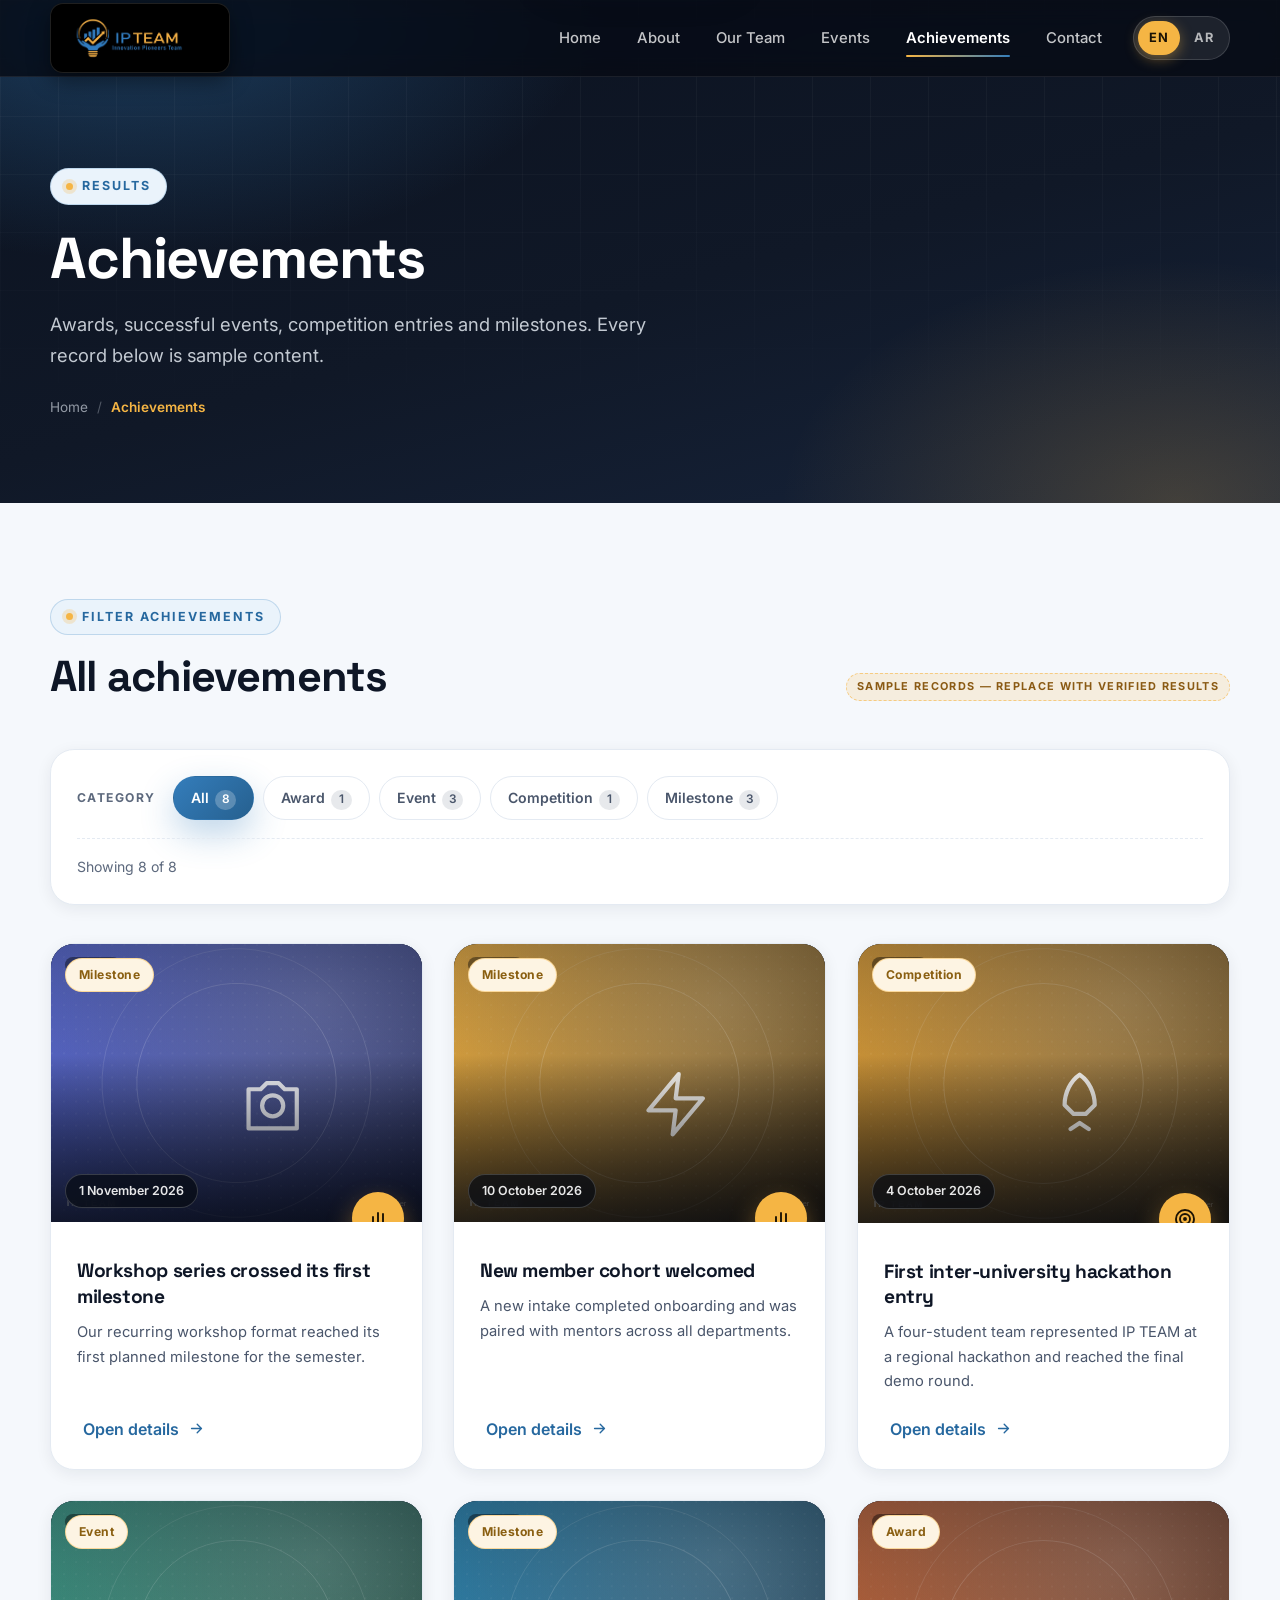
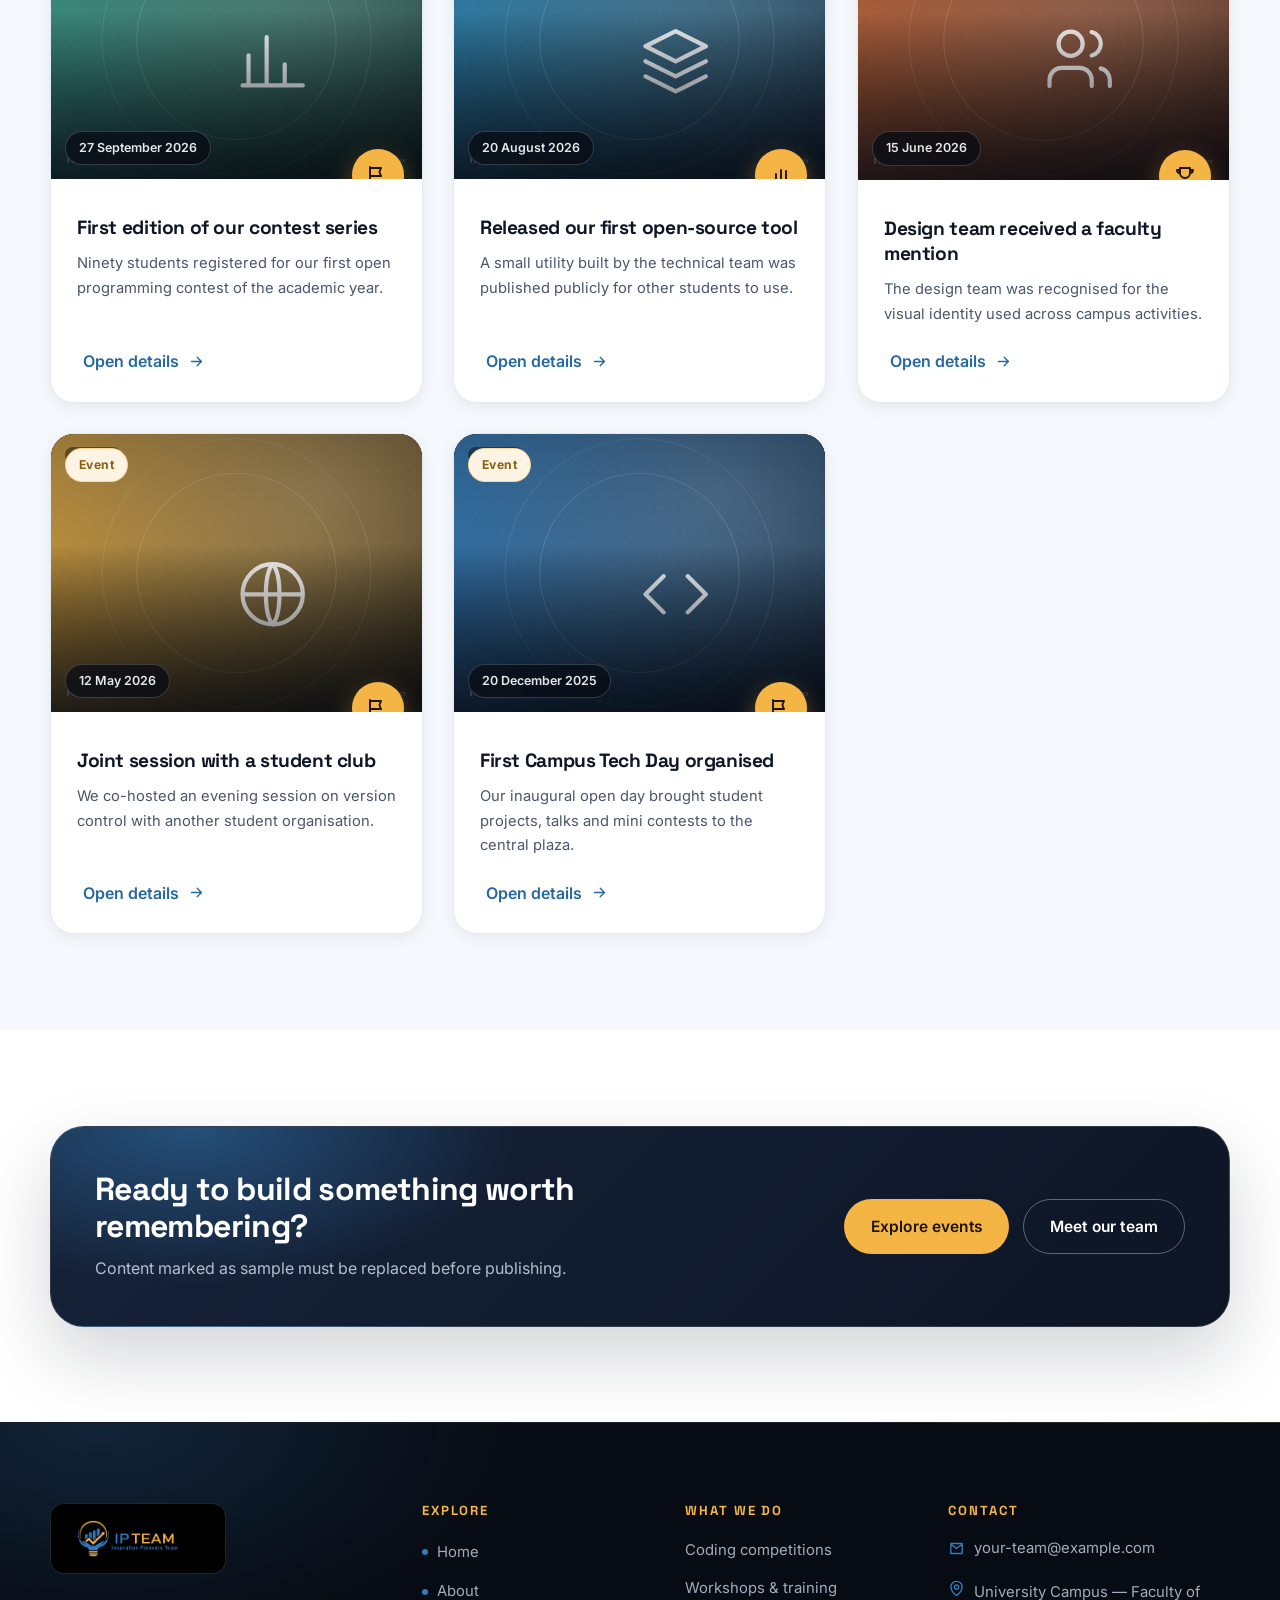
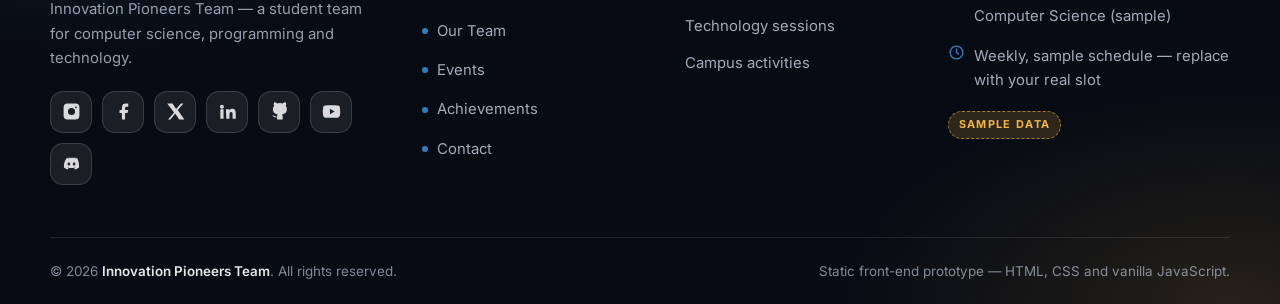
<file: achievements.html>
<!DOCTYPE html>
<html lang="en" dir="ltr">
<head>
  <meta charset="utf-8">
  <meta name="viewport" content="width=device-width, initial-scale=1">
  <title>Achievements — IP TEAM</title>
  <meta name="description" content="Awards, successful events, competition participation and milestones of IP TEAM.">
  <meta name="theme-color" content="#0b1220">
  <meta name="robots" content="index, follow">
  <meta property="og:type" content="website">
  <meta property="og:title" content="Achievements — IP TEAM">
  <meta property="og:description" content="Awards, successful events, competition participation and milestones of IP TEAM.">
  <meta property="og:image" content="assets/images/logo.jpeg">
  <link rel="icon" href="assets/images/logo.jpeg" type="image/jpeg">

  <link rel="preconnect" href="https://fonts.googleapis.com">
  <link rel="preconnect" href="https://fonts.gstatic.com" crossorigin>
  <link href="https://fonts.googleapis.com/css2?family=Cairo:wght@400;600;700;800&family=Inter:wght@400;500;600;700&family=Space+Grotesk:wght@500;600;700&display=swap" rel="stylesheet">

  <link rel="stylesheet" href="css/base.css">
  <link rel="stylesheet" href="css/layout.css">
  <link rel="stylesheet" href="css/pages.css">
  <noscript><style>
    .reveal { opacity: 1 !important; transform: none !important; }
    .nav__menu { position: static !important; opacity: 1 !important; visibility: visible !important;
      pointer-events: auto !important; transform: none !important; flex-wrap: wrap; background: transparent;
      box-shadow: none; border: 0; padding: 0; }
    .nav__toggle { display: none !important; }
    .filters { display: none !important; }
  </style></noscript>
</head>

<body data-page="achievements" data-meta="achievements">
  <a class="skip-link" href="#main" data-i18n="a11y.skip">Skip to main content</a>

  <header class="nav" id="site-nav">
    <div class="container nav__inner">
      <a class="brand" href="index.html" aria-label="IP TEAM home">
        <span class="brand__plate">
          <img class="brand__logo" src="assets/images/logo.jpeg" alt="IP TEAM — Innovation Pioneers Team official logo"
               width="158" height="55" data-fallback>
        </span>
        <span class="brand__fallback"><b>IP</b> TEAM</span>
      </a>

      <nav class="nav__menu" id="site-menu" aria-label="Main navigation" data-i18n-aria="a11y.nav">
        <a class="nav__link" data-nav="home" href="index.html" data-i18n="nav.home">Home</a>
        <a class="nav__link" data-nav="about" href="about.html" data-i18n="nav.about">About</a>
        <a class="nav__link" data-nav="team" href="team.html" data-i18n="nav.team">Our Team</a>
        <a class="nav__link" data-nav="events" href="events.html" data-i18n="nav.events">Events</a>
        <a class="nav__link" data-nav="achievements" href="achievements.html" data-i18n="nav.achievements">Achievements</a>
        <a class="nav__link" data-nav="contact" href="index.html#contact" data-i18n="nav.contact">Contact</a>
      </nav>

      <div class="lang" role="group" aria-label="Choose language" data-i18n-aria="a11y.language">
        <button class="lang__btn" type="button" data-lang="en" aria-pressed="true">EN</button>
        <button class="lang__btn" type="button" data-lang="ar" aria-pressed="false">AR</button>
      </div>

      <button class="nav__toggle" type="button" data-nav-toggle aria-expanded="false"
              aria-controls="site-menu" aria-label="Open navigation menu" data-i18n-aria="a11y.menu">
        <span class="nav__toggle-bars" aria-hidden="true"><span></span><span></span><span></span></span>
      </button>
    </div>
  </header>

  <main id="main">

    <section class="page-hero">
      <div class="container">
        <div class="page-hero__inner">
          <span class="eyebrow" data-i18n="ach.previewEyebrow">Results</span>
          <h1 data-i18n="ach.pageTitle">Achievements</h1>
          <p data-i18n="ach.pageDesc">Awards, successful events, competition entries and milestones.</p>
          <nav class="breadcrumb" aria-label="Breadcrumb">
            <a href="index.html" data-i18n="ach.crumbHome">Home</a>
            <span aria-hidden="true">/</span>
            <span aria-current="page" data-i18n="nav.achievements">Achievements</span>
          </nav>
        </div>
      </div>
    </section>

    <section class="section section--tint">
      <div class="container">

        <div class="section-head">
          <div class="section-head__main">
            <span class="eyebrow" data-i18n="ach.filters">Filter achievements</span>
            <h2 data-i18n="ach.listTitle">All achievements</h2>
          </div>
          <span class="sample-chip" data-i18n="ach.sampleNote">Sample records</span>
        </div>

        <div class="filters reveal">
          <div class="filters__row">
            <span class="filters__label" data-i18n="filter.category">Category</span>
            <div class="chips" id="ach-cat-chips"></div>
          </div>
          <div class="filters__meta">
            <span id="ach-count"></span>
          </div>
        </div>

        <div id="ach-grid"></div>

        <!-- Layout is intentionally a plain grid today; a timeline variant
             (.timeline / .timeline__item) already exists in css/pages.css
             for a future redesign that needs no data changes. -->

      </div>
    </section>

    <section class="section">
      <div class="container">
        <div class="stack-cta reveal">
          <div>
            <h2 data-i18n="cta.title">Ready to build something worth remembering?</h2>
            <p data-i18n="footer.sampleNote">Content marked as sample must be replaced before publishing.</p>
          </div>
          <div class="btn-row">
            <a class="btn btn--yellow" href="events.html" data-i18n="cta.primary">Explore events</a>
            <a class="btn btn--outline-light" href="team.html" data-i18n="cta.secondary">Meet our team</a>
          </div>
        </div>
      </div>
    </section>

  </main>

  <footer class="footer" id="site-footer"></footer>

  <script src="js/data/config.js"></script>
  <script src="js/data/members.js"></script>
  <script src="js/data/events.js"></script>
  <script src="js/data/achievements.js"></script>
  <script src="js/data/translations.js"></script>
  <script src="js/icons.js"></script>
  <script src="js/i18n.js"></script>
  <script src="js/ui.js"></script>
  <script src="js/render.js"></script>
  <script src="js/main.js"></script>
  <script src="js/pages/achievements.js"></script>
</body>
</html>
</file>
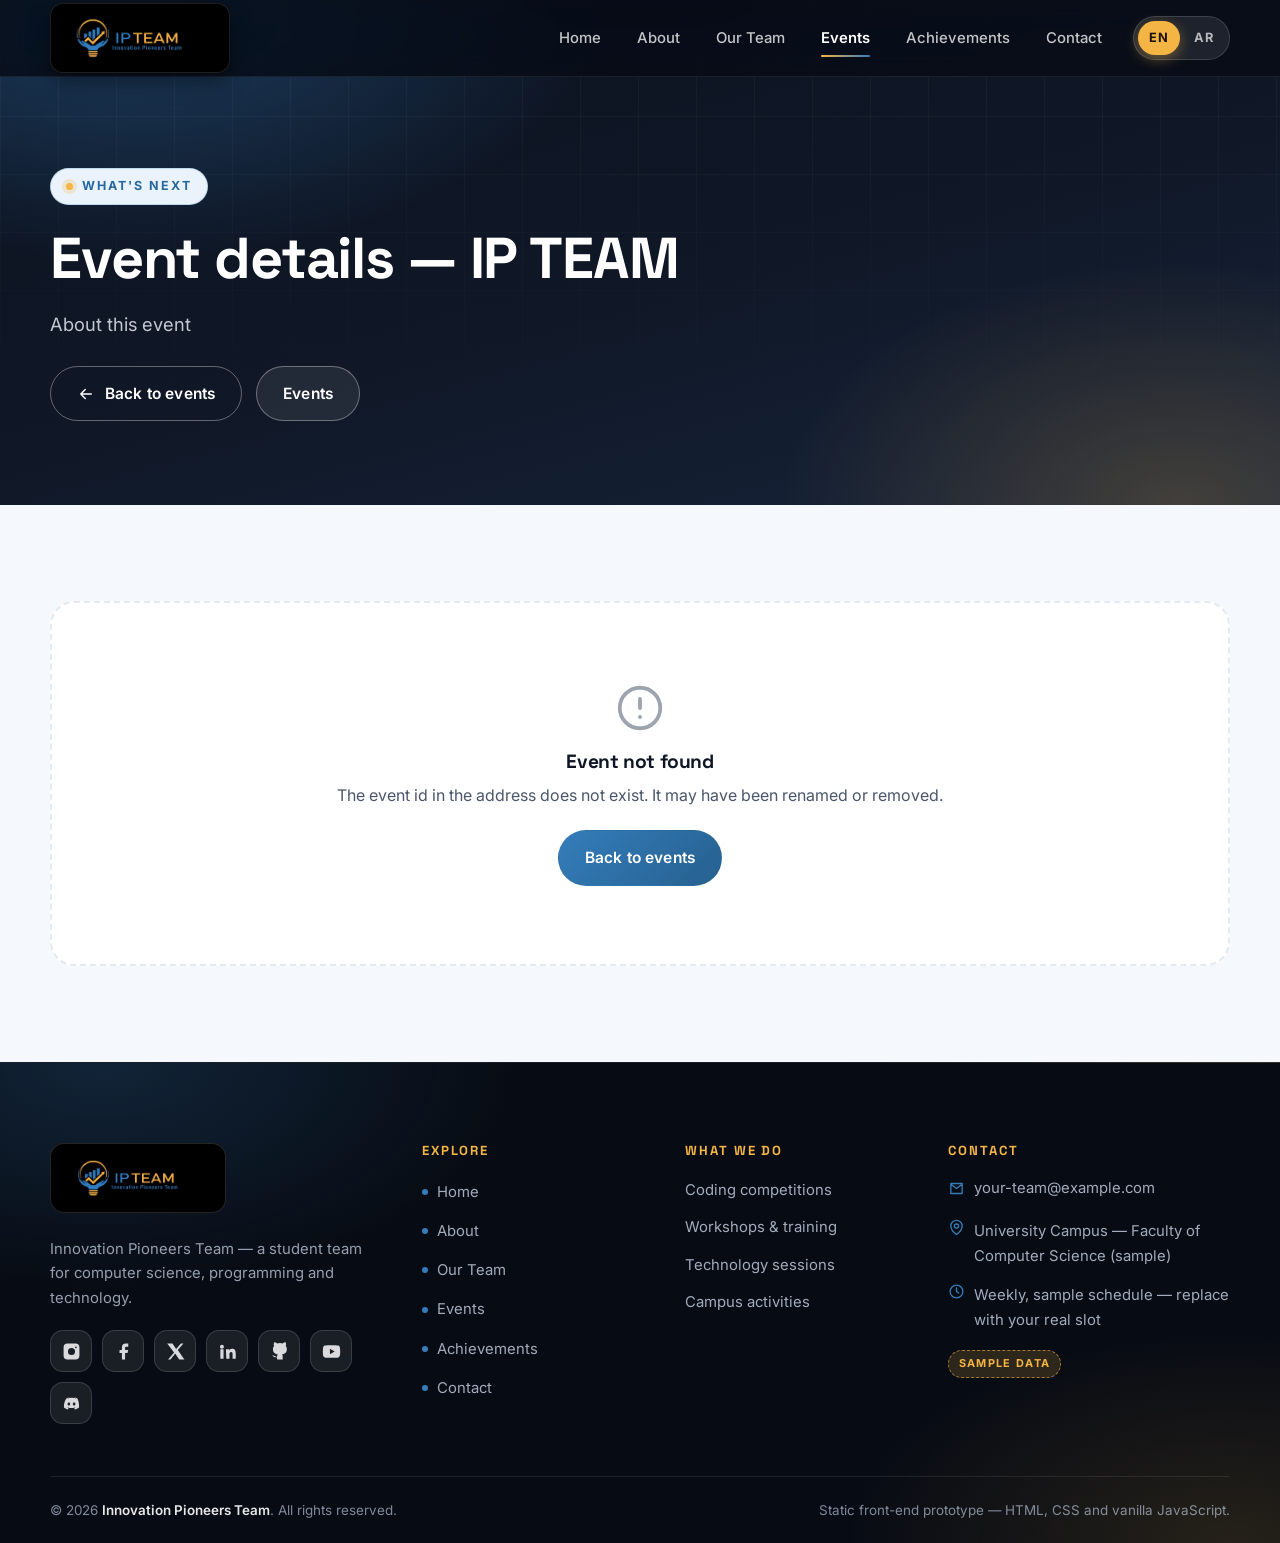
<file: event.html>
<!DOCTYPE html>
<html lang="en" dir="ltr">
<head>
  <meta charset="utf-8">
  <meta name="viewport" content="width=device-width, initial-scale=1">
  <title>Event details — IP TEAM</title>
  <meta name="description" content="Full details, rules, schedule and registration for an IP TEAM event.">
  <meta name="theme-color" content="#0b1220">
  <meta name="robots" content="index, follow">
  <meta property="og:type" content="article">
  <meta property="og:title" content="Event details — IP TEAM">
  <meta property="og:description" content="Full details, rules, schedule and registration for an IP TEAM event.">
  <meta property="og:image" content="assets/images/logo.jpeg">
  <link rel="icon" href="assets/images/logo.jpeg" type="image/jpeg">

  <link rel="preconnect" href="https://fonts.googleapis.com">
  <link rel="preconnect" href="https://fonts.gstatic.com" crossorigin>
  <link href="https://fonts.googleapis.com/css2?family=Cairo:wght@400;600;700;800&family=Inter:wght@400;500;600;700&family=Space+Grotesk:wght@500;600;700&display=swap" rel="stylesheet">

  <link rel="stylesheet" href="css/base.css">
  <link rel="stylesheet" href="css/layout.css">
  <link rel="stylesheet" href="css/pages.css">
  <noscript><style>
    .reveal { opacity: 1 !important; transform: none !important; }
    .nav__menu { position: static !important; opacity: 1 !important; visibility: visible !important;
      pointer-events: auto !important; transform: none !important; flex-wrap: wrap; background: transparent;
      box-shadow: none; border: 0; padding: 0; }
    .nav__toggle { display: none !important; }
    #event-notfound { display: block !important; }
    #event-notfound::after { content: " — event.html?id=EVENT_ID requires JavaScript to render the detail view.";
      display: block; margin-block-start: 14px; color: #7b869b; }
  </style></noscript>
</head>

<body data-page="events" data-meta="event">
  <a class="skip-link" href="#main" data-i18n="a11y.skip">Skip to main content</a>

  <header class="nav" id="site-nav">
    <div class="container nav__inner">
      <a class="brand" href="index.html" aria-label="IP TEAM home">
        <span class="brand__plate">
          <img class="brand__logo" src="assets/images/logo.jpeg" alt="IP TEAM — Innovation Pioneers Team official logo"
               width="158" height="55" data-fallback>
        </span>
        <span class="brand__fallback"><b>IP</b> TEAM</span>
      </a>

      <nav class="nav__menu" id="site-menu" aria-label="Main navigation" data-i18n-aria="a11y.nav">
        <a class="nav__link" data-nav="home" href="index.html" data-i18n="nav.home">Home</a>
        <a class="nav__link" data-nav="about" href="about.html" data-i18n="nav.about">About</a>
        <a class="nav__link" data-nav="team" href="team.html" data-i18n="nav.team">Our Team</a>
        <a class="nav__link" data-nav="events" href="events.html" data-i18n="nav.events">Events</a>
        <a class="nav__link" data-nav="achievements" href="achievements.html" data-i18n="nav.achievements">Achievements</a>
        <a class="nav__link" data-nav="contact" href="index.html#contact" data-i18n="nav.contact">Contact</a>
      </nav>

      <div class="lang" role="group" aria-label="Choose language" data-i18n-aria="a11y.language">
        <button class="lang__btn" type="button" data-lang="en" aria-pressed="true">EN</button>
        <button class="lang__btn" type="button" data-lang="ar" aria-pressed="false">AR</button>
      </div>

      <button class="nav__toggle" type="button" data-nav-toggle aria-expanded="false"
              aria-controls="site-menu" aria-label="Open navigation menu" data-i18n-aria="a11y.menu">
        <span class="nav__toggle-bars" aria-hidden="true"><span></span><span></span><span></span></span>
      </button>
    </div>
  </header>

  <main id="main">

    <section class="page-hero">
      <div class="container">
        <div class="page-hero__inner">
          <span class="eyebrow" data-i18n="events.previewEyebrow">What's next</span>
          <h1 data-i18n="meta.event.title">Event details</h1>
          <p data-i18n="event.aboutTitle">About this event</p>
          <div class="btn-row" style="margin-block-start:26px">
            <button type="button" class="btn btn--outline-light" id="event-back">
              <svg xmlns="http://www.w3.org/2000/svg" viewBox="0 0 24 24" fill="none" stroke="currentColor" stroke-width="1.9" stroke-linecap="round" stroke-linejoin="round" aria-hidden="true"><path d="M19 12H5M11 18l-6-6 6-6"/></svg>
              <span data-i18n="common.backToEvents">Back to events</span>
            </button>
            <a class="btn btn--ghost" href="events.html" data-i18n="nav.events">Events</a>
          </div>
        </div>
      </div>
    </section>

    <section class="section section--tint">
      <div class="container">

        <!-- Not found -->
        <div class="empty" id="event-notfound" hidden>
          <svg xmlns="http://www.w3.org/2000/svg" viewBox="0 0 24 24" fill="none" stroke="currentColor" stroke-width="1.7" stroke-linecap="round" stroke-linejoin="round" aria-hidden="true"><path d="M12 21a9 9 0 1 0 0-18 9 9 0 0 0 0 18zM12 8v4M12 16h.01"/></svg>
          <h3 data-i18n="event.notFoundTitle">Event not found</h3>
          <p data-i18n="event.notFoundText">The event id in the address does not exist.</p>
          <a class="btn btn--primary" href="events.html" data-i18n="common.backToEvents">Back to events</a>
        </div>

        <!-- Detail -->
        <div id="event-view" hidden>
          <div class="detail-top">
            <div class="detail-hero" id="event-hero"></div>
            <aside class="detail-side" id="event-side"></aside>
          </div>

          <div class="detail-content" id="event-content"></div>

          <section class="mt-lg" id="event-related" hidden></section>
        </div>

      </div>
    </section>

  </main>

  <footer class="footer" id="site-footer"></footer>

  <script src="js/data/config.js"></script>
  <script src="js/data/members.js"></script>
  <script src="js/data/events.js"></script>
  <script src="js/data/achievements.js"></script>
  <script src="js/data/translations.js"></script>
  <script src="js/icons.js"></script>
  <script src="js/i18n.js"></script>
  <script src="js/ui.js"></script>
  <script src="js/render.js"></script>
  <script src="js/main.js"></script>
  <script src="js/pages/event-detail.js"></script>
</body>
</html>
</file>
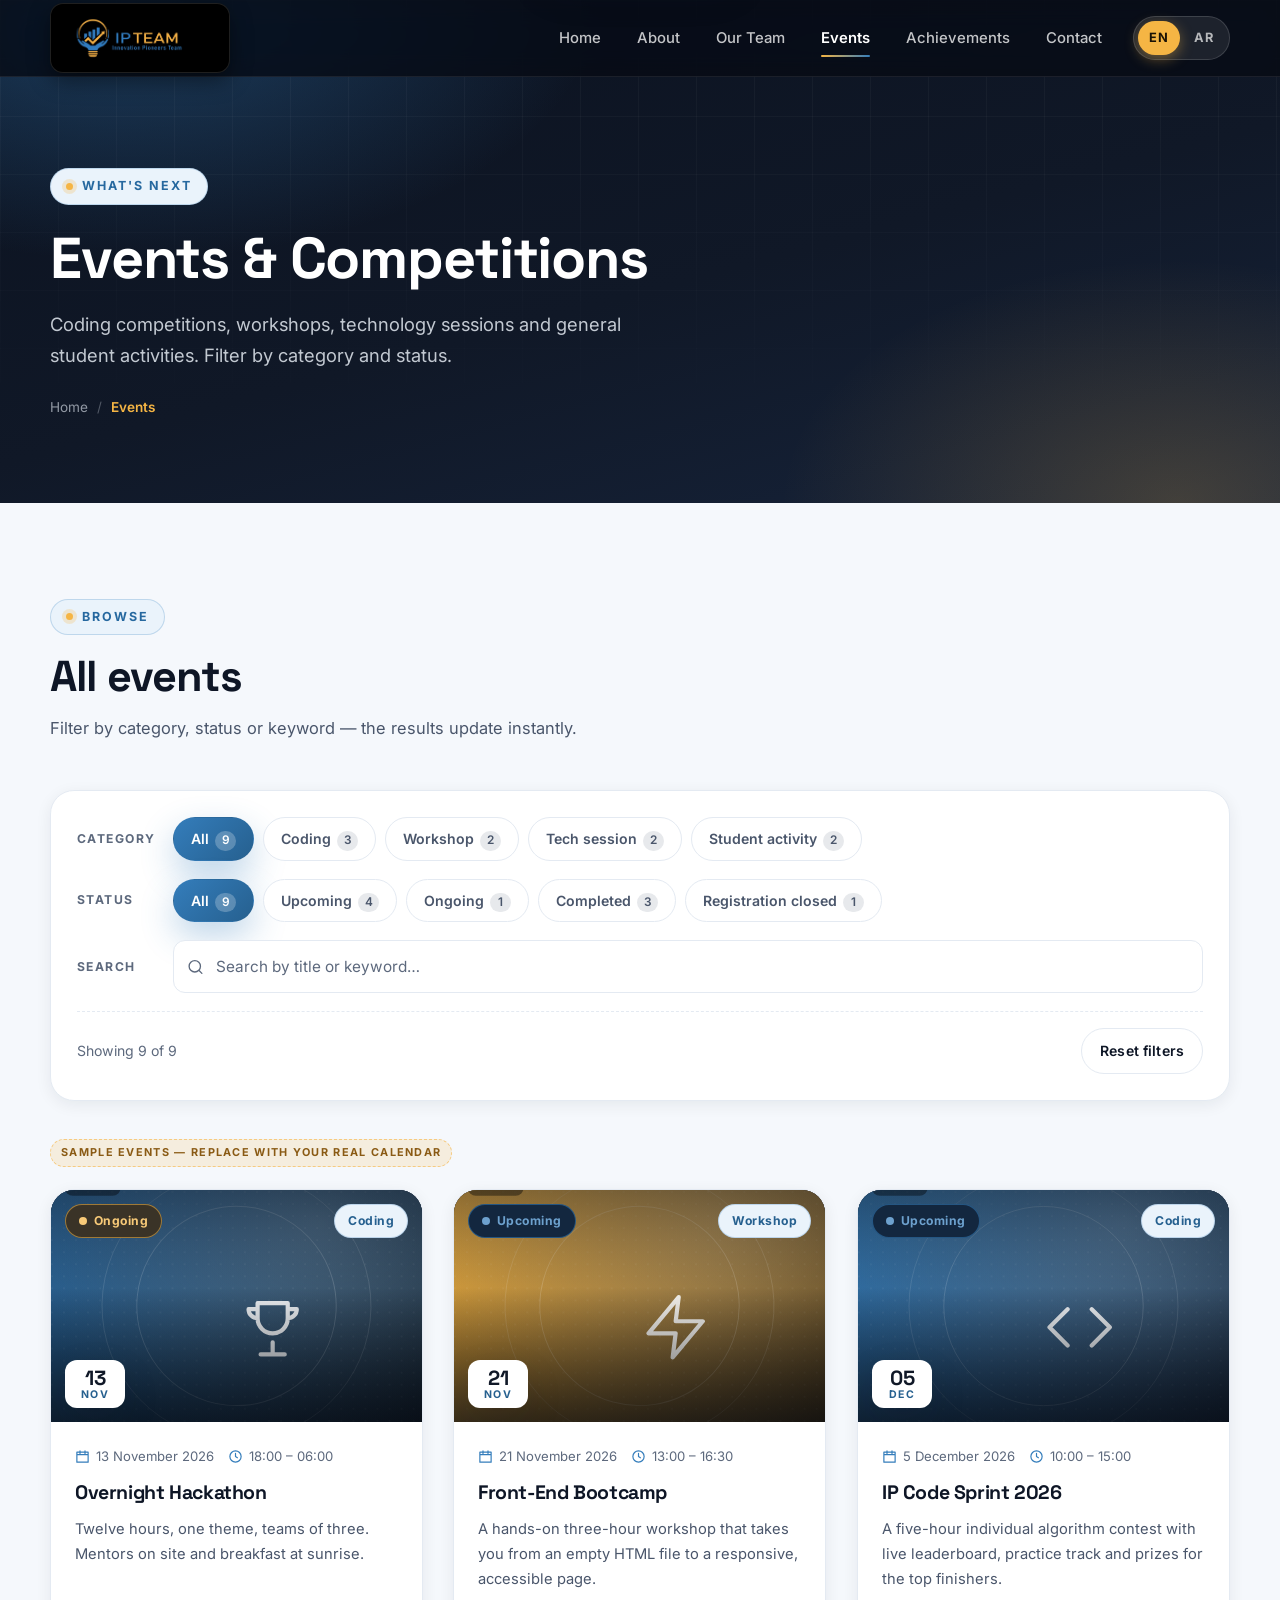
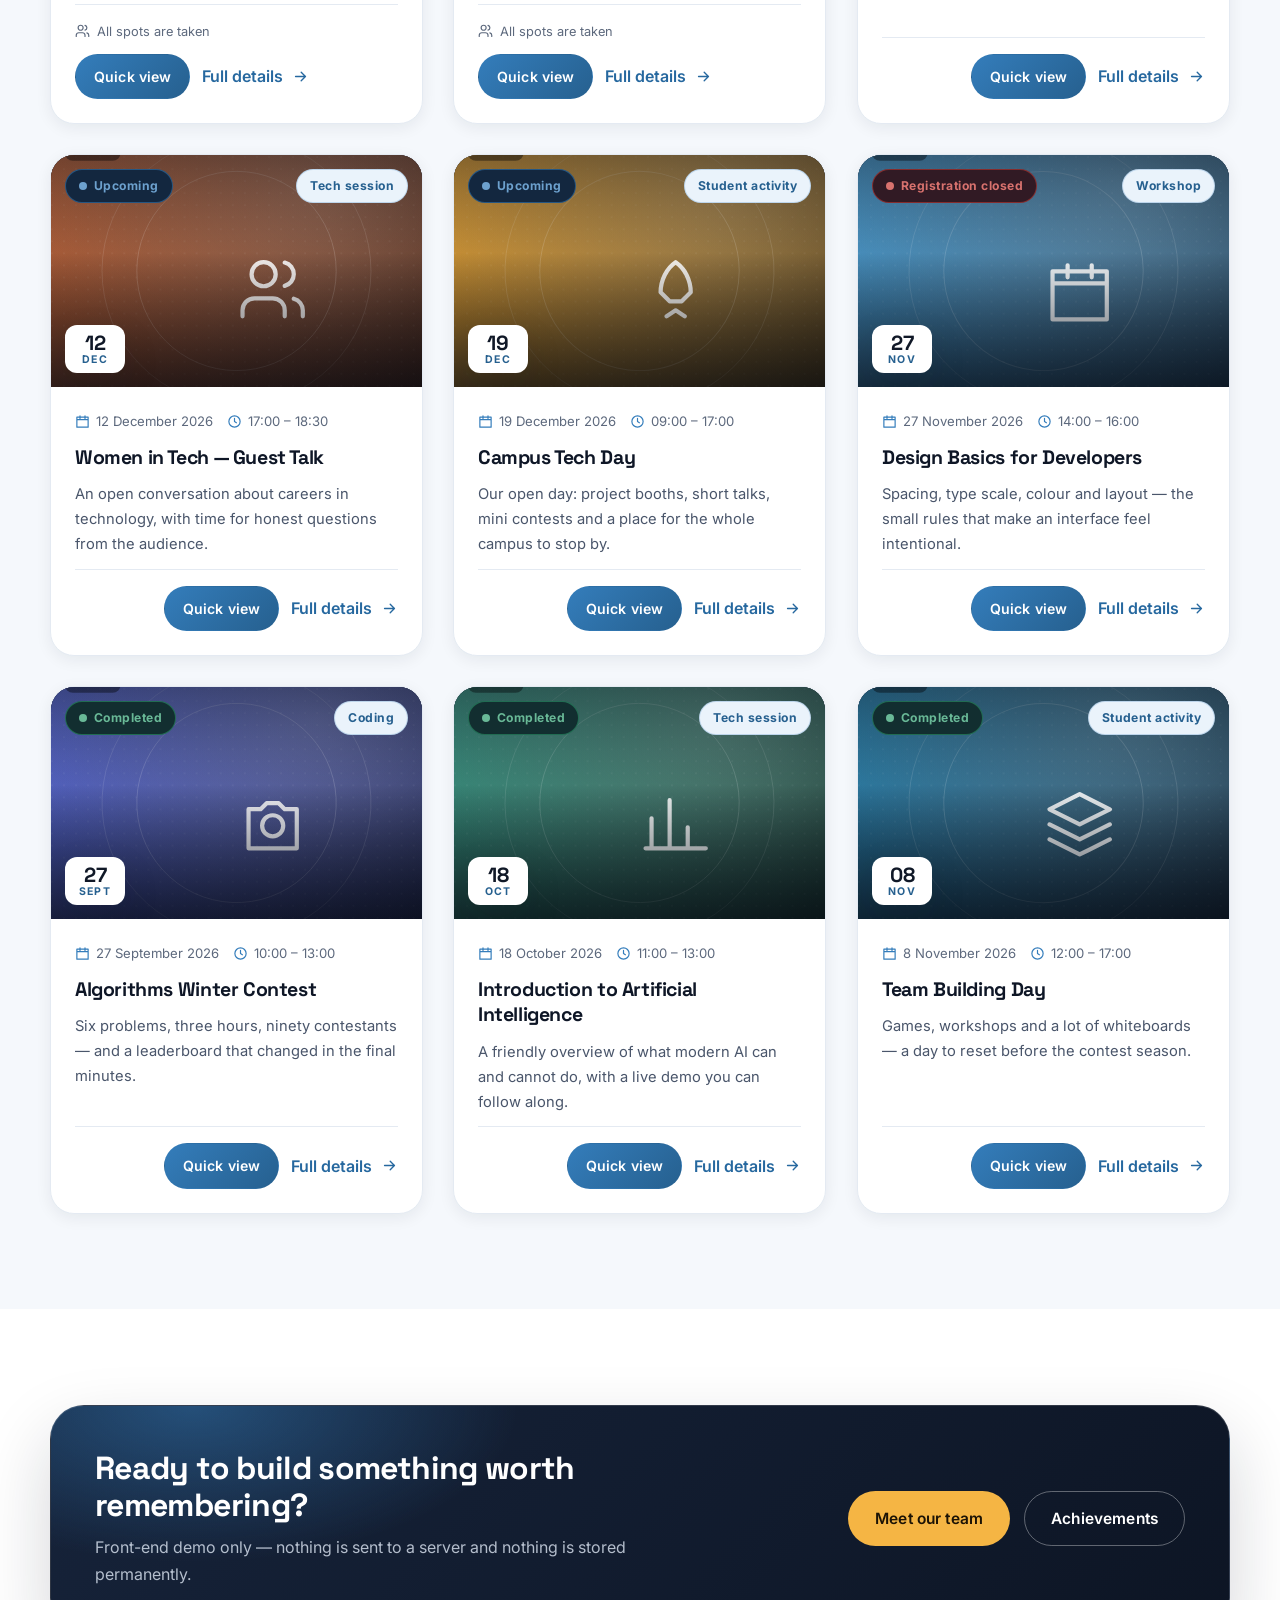
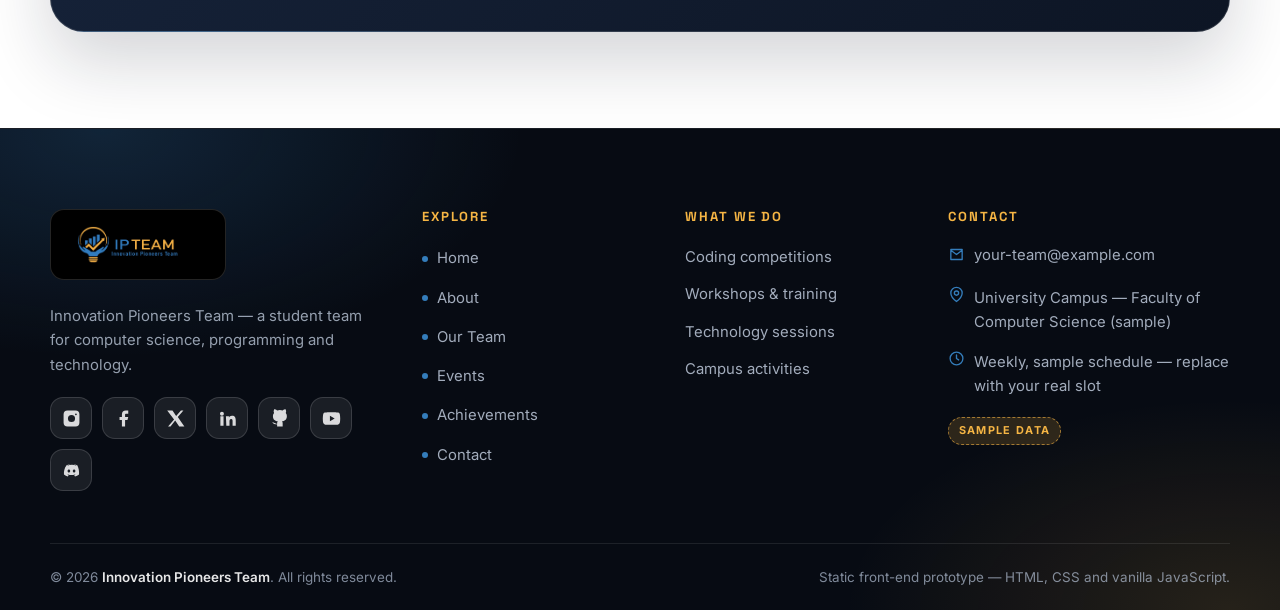
<file: events.html>
<!DOCTYPE html>
<html lang="en" dir="ltr">
<head>
  <meta charset="utf-8">
  <meta name="viewport" content="width=device-width, initial-scale=1">
  <title>Events &amp; Competitions — IP TEAM</title>
  <meta name="description" content="Coding competitions, workshops, technology sessions and student activities by IP TEAM.">
  <meta name="theme-color" content="#0b1220">
  <meta name="robots" content="index, follow">
  <meta property="og:type" content="website">
  <meta property="og:title" content="Events &amp; Competitions — IP TEAM">
  <meta property="og:description" content="Coding competitions, workshops, technology sessions and student activities by IP TEAM.">
  <meta property="og:image" content="assets/images/logo.jpeg">
  <link rel="icon" href="assets/images/logo.jpeg" type="image/jpeg">

  <link rel="preconnect" href="https://fonts.googleapis.com">
  <link rel="preconnect" href="https://fonts.gstatic.com" crossorigin>
  <link href="https://fonts.googleapis.com/css2?family=Cairo:wght@400;600;700;800&family=Inter:wght@400;500;600;700&family=Space+Grotesk:wght@500;600;700&display=swap" rel="stylesheet">

  <link rel="stylesheet" href="css/base.css">
  <link rel="stylesheet" href="css/layout.css">
  <link rel="stylesheet" href="css/pages.css">
  <noscript><style>
    .reveal { opacity: 1 !important; transform: none !important; }
    .nav__menu { position: static !important; opacity: 1 !important; visibility: visible !important;
      pointer-events: auto !important; transform: none !important; flex-wrap: wrap; background: transparent;
      box-shadow: none; border: 0; padding: 0; }
    .nav__toggle { display: none !important; }
    .filters { display: none !important; }
  </style></noscript>
</head>

<body data-page="events" data-meta="events">
  <a class="skip-link" href="#main" data-i18n="a11y.skip">Skip to main content</a>

  <header class="nav" id="site-nav">
    <div class="container nav__inner">
      <a class="brand" href="index.html" aria-label="IP TEAM home">
        <span class="brand__plate">
          <img class="brand__logo" src="assets/images/logo.jpeg" alt="IP TEAM — Innovation Pioneers Team official logo"
               width="158" height="55" data-fallback>
        </span>
        <span class="brand__fallback"><b>IP</b> TEAM</span>
      </a>

      <nav class="nav__menu" id="site-menu" aria-label="Main navigation" data-i18n-aria="a11y.nav">
        <a class="nav__link" data-nav="home" href="index.html" data-i18n="nav.home">Home</a>
        <a class="nav__link" data-nav="about" href="about.html" data-i18n="nav.about">About</a>
        <a class="nav__link" data-nav="team" href="team.html" data-i18n="nav.team">Our Team</a>
        <a class="nav__link" data-nav="events" href="events.html" data-i18n="nav.events">Events</a>
        <a class="nav__link" data-nav="achievements" href="achievements.html" data-i18n="nav.achievements">Achievements</a>
        <a class="nav__link" data-nav="contact" href="index.html#contact" data-i18n="nav.contact">Contact</a>
      </nav>

      <div class="lang" role="group" aria-label="Choose language" data-i18n-aria="a11y.language">
        <button class="lang__btn" type="button" data-lang="en" aria-pressed="true">EN</button>
        <button class="lang__btn" type="button" data-lang="ar" aria-pressed="false">AR</button>
      </div>

      <button class="nav__toggle" type="button" data-nav-toggle aria-expanded="false"
              aria-controls="site-menu" aria-label="Open navigation menu" data-i18n-aria="a11y.menu">
        <span class="nav__toggle-bars" aria-hidden="true"><span></span><span></span><span></span></span>
      </button>
    </div>
  </header>

  <main id="main">

    <section class="page-hero">
      <div class="container">
        <div class="page-hero__inner">
          <span class="eyebrow" data-i18n="events.previewEyebrow">What's next</span>
          <h1 data-i18n="events.pageTitle">Events &amp; Competitions</h1>
          <p data-i18n="events.pageDesc">Coding competitions, workshops, technology sessions and general student activities.</p>
          <nav class="breadcrumb" aria-label="Breadcrumb">
            <a href="index.html" data-i18n="events.crumbHome">Home</a>
            <span aria-hidden="true">/</span>
            <span aria-current="page" data-i18n="nav.events">Events</span>
          </nav>
        </div>
      </div>
    </section>

    <section class="section section--tint">
      <div class="container">

        <div class="section-head">
          <div class="section-head__main">
            <span class="eyebrow" data-i18n="events.listEyebrow">Browse</span>
            <h2 data-i18n="events.listTitle">All events</h2>
            <p data-i18n="events.listText">Filter by category, status or keyword — results update instantly.</p>
          </div>
        </div>

        <div class="filters reveal">
          <div class="filters__row">
            <span class="filters__label" data-i18n="filter.category">Category</span>
            <div class="chips" id="events-cat-chips"></div>
          </div>

          <div class="filters__row">
            <span class="filters__label" data-i18n="filter.status">Status</span>
            <div class="chips" id="events-status-chips"></div>
          </div>

          <div class="filters__row">
            <span class="filters__label" data-i18n="filter.search">Search</span>
            <div class="filters__search">
              <svg xmlns="http://www.w3.org/2000/svg" viewBox="0 0 24 24" fill="none" stroke="currentColor" stroke-width="1.9" stroke-linecap="round" stroke-linejoin="round" aria-hidden="true"><path d="M11 19a8 8 0 1 0 0-16 8 8 0 0 0 0 16zM21 21l-4.3-4.3"/></svg>
              <label class="sr-only" for="events-search" data-i18n="a11y.searchEvents">Search events</label>
              <input class="input" id="events-search" type="search" autocomplete="off"
                     data-i18n-ph="filter.searchPlaceholder" placeholder="Search by title or keyword…">
            </div>
          </div>

          <div class="filters__meta">
            <span id="events-count"></span>
            <button type="button" class="btn btn--ghost btn--sm" id="events-reset" data-i18n="common.reset">
              Reset filters
            </button>
          </div>
        </div>

        <div class="btn-row" style="margin-block-end:22px">
          <span class="sample-chip" data-i18n="events.sampleNote">Sample events</span>
        </div>

        <div id="events-grid"></div>

      </div>
    </section>

    <section class="section">
      <div class="container">
        <div class="stack-cta reveal">
          <div>
            <h2 data-i18n="cta.title">Ready to build something worth remembering?</h2>
            <p data-i18n="common.demoNote">Front-end demo only.</p>
          </div>
          <div class="btn-row">
            <a class="btn btn--yellow" href="team.html" data-i18n="cta.secondary">Meet our team</a>
            <a class="btn btn--outline-light" href="achievements.html" data-i18n="nav.achievements">Achievements</a>
          </div>
        </div>
      </div>
    </section>

  </main>

  <footer class="footer" id="site-footer"></footer>

  <script src="js/data/config.js"></script>
  <script src="js/data/members.js"></script>
  <script src="js/data/events.js"></script>
  <script src="js/data/achievements.js"></script>
  <script src="js/data/translations.js"></script>
  <script src="js/icons.js"></script>
  <script src="js/i18n.js"></script>
  <script src="js/ui.js"></script>
  <script src="js/render.js"></script>
  <script src="js/main.js"></script>
  <script src="js/pages/events.js"></script>
</body>
</html>
</file>
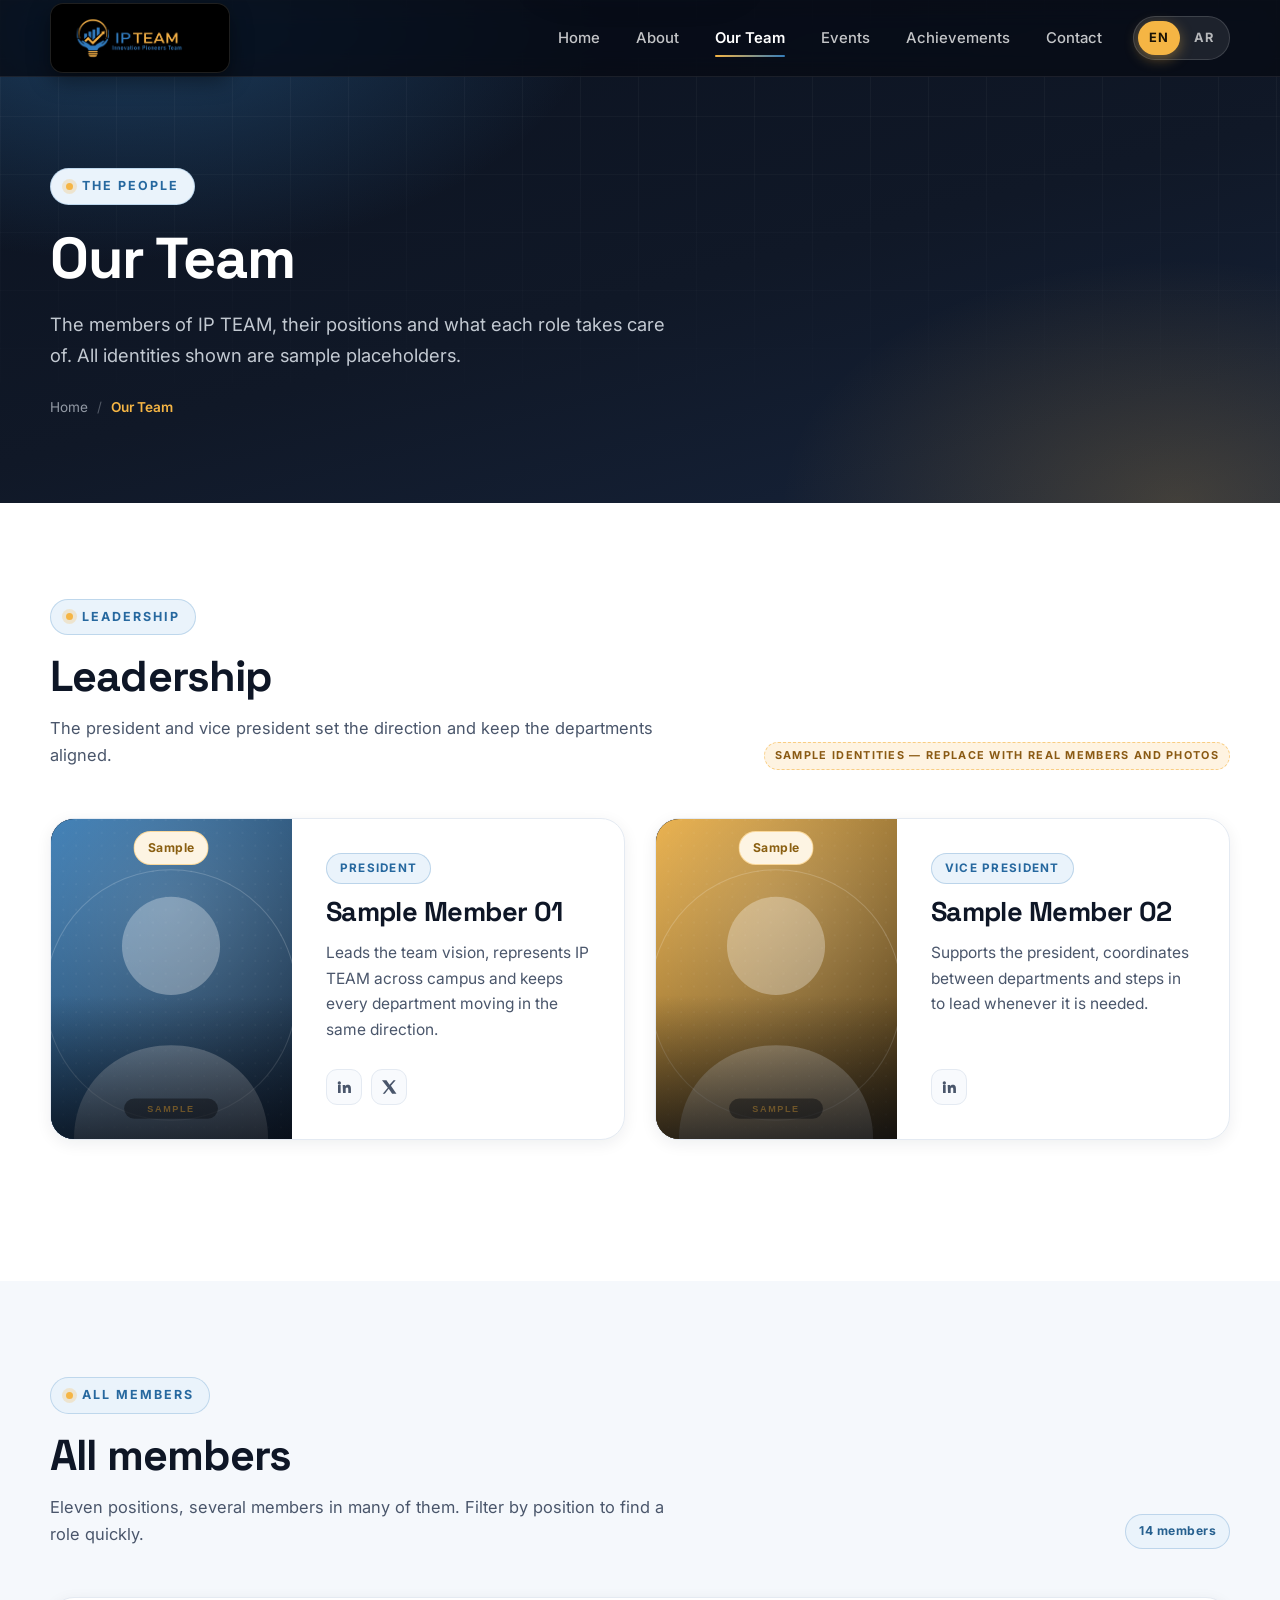
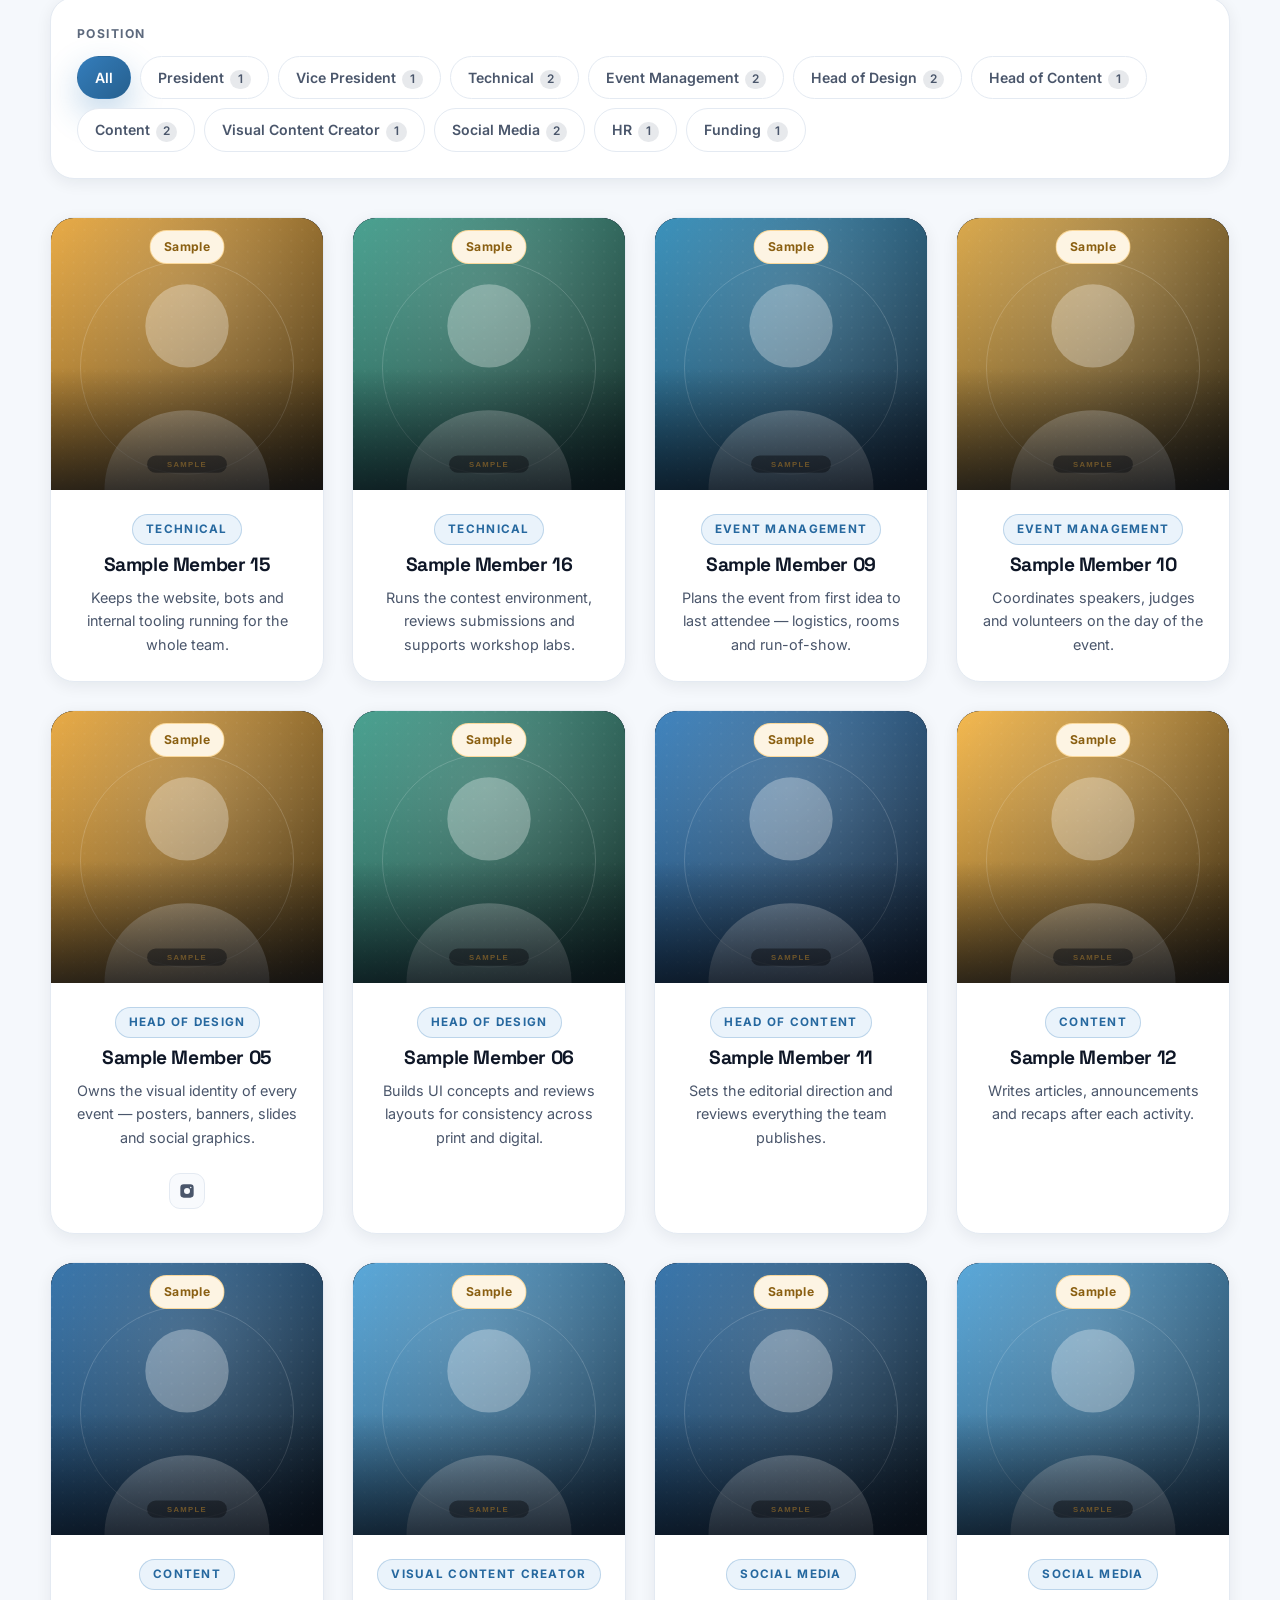
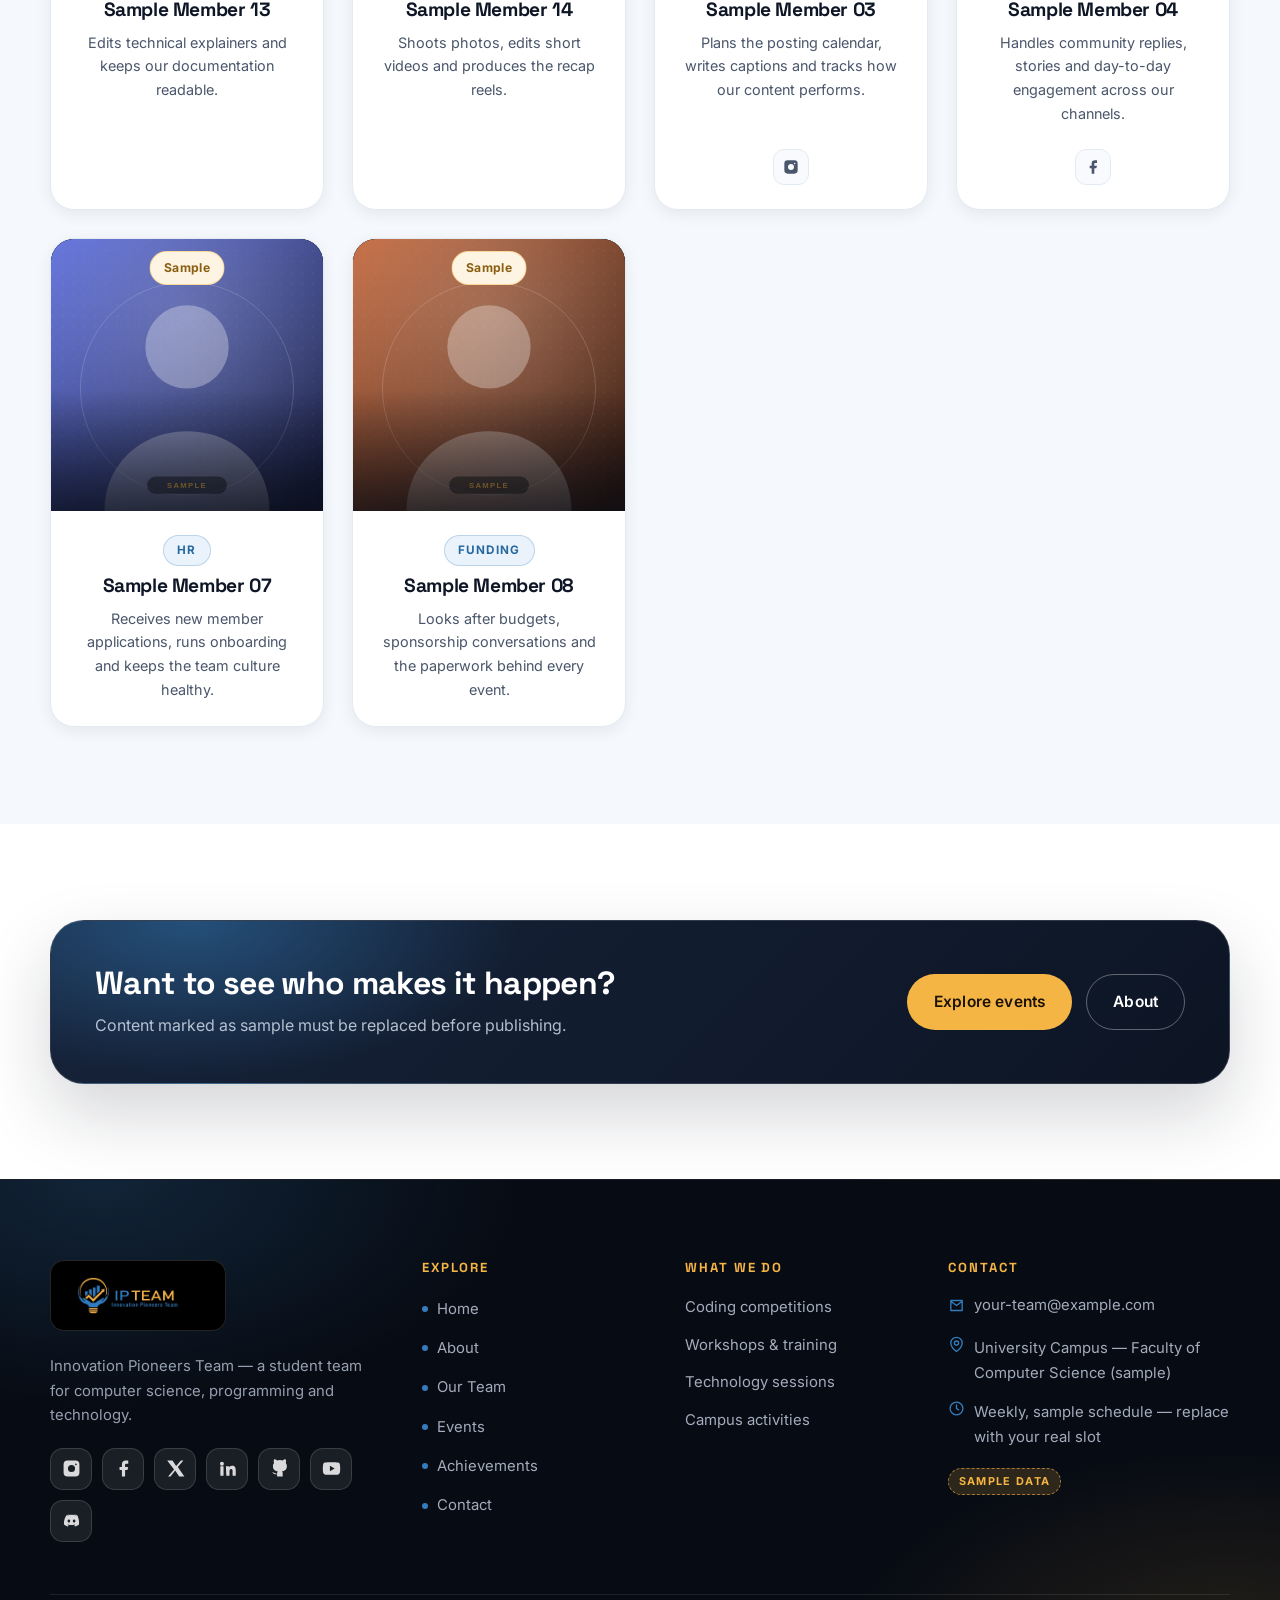
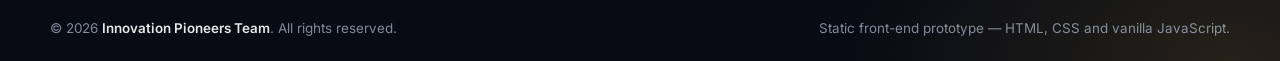
<file: team.html>
<!DOCTYPE html>
<html lang="en" dir="ltr">
<head>
  <meta charset="utf-8">
  <meta name="viewport" content="width=device-width, initial-scale=1">
  <title>Our Team — IP TEAM</title>
  <meta name="description" content="Meet the members of the Innovation Pioneers Team and what each role is responsible for.">
  <meta name="theme-color" content="#0b1220">
  <meta name="robots" content="index, follow">
  <meta property="og:type" content="website">
  <meta property="og:title" content="Our Team — IP TEAM">
  <meta property="og:description" content="Meet the members of the Innovation Pioneers Team.">
  <meta property="og:image" content="assets/images/logo.jpeg">
  <link rel="icon" href="assets/images/logo.jpeg" type="image/jpeg">

  <link rel="preconnect" href="https://fonts.googleapis.com">
  <link rel="preconnect" href="https://fonts.gstatic.com" crossorigin>
  <link href="https://fonts.googleapis.com/css2?family=Cairo:wght@400;600;700;800&family=Inter:wght@400;500;600;700&family=Space+Grotesk:wght@500;600;700&display=swap" rel="stylesheet">

  <link rel="stylesheet" href="css/base.css">
  <link rel="stylesheet" href="css/layout.css">
  <link rel="stylesheet" href="css/pages.css">
  <noscript><style>
    .reveal { opacity: 1 !important; transform: none !important; }
    .nav__menu { position: static !important; opacity: 1 !important; visibility: visible !important;
      pointer-events: auto !important; transform: none !important; flex-wrap: wrap; background: transparent;
      box-shadow: none; border: 0; padding: 0; }
    .nav__toggle { display: none !important; }
  </style></noscript>
</head>

<body data-page="team" data-meta="team">
  <a class="skip-link" href="#main" data-i18n="a11y.skip">Skip to main content</a>

  <header class="nav" id="site-nav">
    <div class="container nav__inner">
      <a class="brand" href="index.html" aria-label="IP TEAM home">
        <span class="brand__plate">
          <img class="brand__logo" src="assets/images/logo.jpeg" alt="IP TEAM — Innovation Pioneers Team official logo"
               width="158" height="55" data-fallback>
        </span>
        <span class="brand__fallback"><b>IP</b> TEAM</span>
      </a>

      <nav class="nav__menu" id="site-menu" aria-label="Main navigation" data-i18n-aria="a11y.nav">
        <a class="nav__link" data-nav="home" href="index.html" data-i18n="nav.home">Home</a>
        <a class="nav__link" data-nav="about" href="about.html" data-i18n="nav.about">About</a>
        <a class="nav__link" data-nav="team" href="team.html" data-i18n="nav.team">Our Team</a>
        <a class="nav__link" data-nav="events" href="events.html" data-i18n="nav.events">Events</a>
        <a class="nav__link" data-nav="achievements" href="achievements.html" data-i18n="nav.achievements">Achievements</a>
        <a class="nav__link" data-nav="contact" href="index.html#contact" data-i18n="nav.contact">Contact</a>
      </nav>

      <div class="lang" role="group" aria-label="Choose language" data-i18n-aria="a11y.language">
        <button class="lang__btn" type="button" data-lang="en" aria-pressed="true">EN</button>
        <button class="lang__btn" type="button" data-lang="ar" aria-pressed="false">AR</button>
      </div>

      <button class="nav__toggle" type="button" data-nav-toggle aria-expanded="false"
              aria-controls="site-menu" aria-label="Open navigation menu" data-i18n-aria="a11y.menu">
        <span class="nav__toggle-bars" aria-hidden="true"><span></span><span></span><span></span></span>
      </button>
    </div>
  </header>

  <main id="main">

    <section class="page-hero">
      <div class="container">
        <div class="page-hero__inner">
          <span class="eyebrow" data-i18n="team.previewEyebrow">The people</span>
          <h1 data-i18n="team.pageTitle">Our Team</h1>
          <p data-i18n="team.pageDesc">The members of IP TEAM, their positions and what each role takes care of.</p>
          <nav class="breadcrumb" aria-label="Breadcrumb">
            <a href="index.html" data-i18n="team.crumbHome">Home</a>
            <span aria-hidden="true">/</span>
            <span aria-current="page" data-i18n="nav.team">Our Team</span>
          </nav>
        </div>
      </div>
    </section>

    <!-- ============ LEADERSHIP ============ -->
    <section class="section">
      <div class="container">
        <div class="section-head">
          <div class="section-head__main">
            <span class="eyebrow" data-i18n="team.leadership">Leadership</span>
            <h2 data-i18n="team.leadership">Leadership</h2>
            <p data-i18n="team.leadershipText">The president and vice president set the direction.</p>
          </div>
          <span class="sample-chip" data-i18n="team.sampleNote">Sample identities</span>
        </div>

        <div class="featured-pair" id="team-featured"></div>
      </div>
    </section>

    <!-- ============ ALL MEMBERS ============ -->
    <section class="section section--tint">
      <div class="container">
        <div class="section-head">
          <div class="section-head__main">
            <span class="eyebrow" data-i18n="team.all">All members</span>
            <h2 data-i18n="team.all">All members</h2>
            <p data-i18n="team.allText">Eleven positions, several members in many of them.</p>
          </div>
          <span class="badge" id="team-count">0 members</span>
        </div>

        <div class="filters">
          <div class="filters__row">
            <span class="filters__label" data-i18n="team.filterBy">Position</span>
            <div class="chips" id="team-role-chips"></div>
          </div>
        </div>

        <div id="team-grid"></div>
      </div>
    </section>

    <section class="section">
      <div class="container">
        <div class="stack-cta reveal">
          <div>
            <h2 data-i18n="about.ctaTitle">Want to see who makes it happen?</h2>
            <p data-i18n="footer.sampleNote">Content marked as sample must be replaced before publishing.</p>
          </div>
          <div class="btn-row">
            <a class="btn btn--yellow" href="events.html" data-i18n="cta.primary">Explore events</a>
            <a class="btn btn--outline-light" href="about.html" data-i18n="nav.about">About</a>
          </div>
        </div>
      </div>
    </section>

  </main>

  <footer class="footer" id="site-footer"></footer>

  <script src="js/data/config.js"></script>
  <script src="js/data/members.js"></script>
  <script src="js/data/events.js"></script>
  <script src="js/data/achievements.js"></script>
  <script src="js/data/translations.js"></script>
  <script src="js/icons.js"></script>
  <script src="js/i18n.js"></script>
  <script src="js/ui.js"></script>
  <script src="js/render.js"></script>
  <script src="js/main.js"></script>
  <script src="js/pages/team.js"></script>
</body>
</html>
</file>
<file: css/base.css>
/* ==========================================================================
   IP TEAM — base.css
   Design tokens, reset, typography, buttons, forms, utilities, motion
   ========================================================================== */

:root {
  /* Brand */
  --blue: #347DBB;
  --blue-dark: #26608f;
  /* --blue-ink / --yellow-ink: brand colours darkened just enough for
     WCAG AA text contrast on white and tinted surfaces. */
  --blue-ink: #26689f;
  --blue-soft: #eaf3fb;
  --yellow: #F5B544;
  --yellow-dark: #d99a28;
  --yellow-ink: #8a5a14;
  --yellow-soft: #fdf4e3;
  --white: #ffffff;
  --navy: #101827;

  /* Light surfaces */
  --page: #f5f8fc;
  --surface: #ffffff;
  --surface-2: #f8fafd;
  --text: #0e1626;
  --text-soft: #4a566b;
  --text-mute: #5d697d;
  --line: #e4eaf2;

  /* Dark surfaces */
  --dark-bg: #0b1220;
  --dark-bg-2: #101827;
  --dark-surface: #141e30;
  --dark-text: #eaf0f8;
  --dark-soft: #a9b6cb;
  --dark-mute: #7e8ca4;
  --dark-line: rgba(255, 255, 255, 0.11);

  /* Semantic */
  --ok: #2f9e6e;
  --warn: #e0a13a;
  --danger: #c93b36;

  /* Radii */
  --r-xs: 8px;
  --r-sm: 12px;
  --r: 16px;
  --r-lg: 24px;
  --r-xl: 34px;
  --r-pill: 999px;

  /* Shadows */
  --sh-xs: 0 1px 2px rgba(16, 24, 39, 0.06);
  --sh-sm: 0 4px 16px rgba(16, 24, 39, 0.07);
  --sh-md: 0 14px 38px rgba(16, 24, 39, 0.11);
  --sh-lg: 0 30px 70px rgba(16, 24, 39, 0.18);
  --sh-blue: 0 14px 34px rgba(52, 125, 187, 0.32);
  --sh-yellow: 0 14px 34px rgba(245, 181, 68, 0.30);

  /* Layout */
  --container: 1180px;
  --gutter: clamp(18px, 4vw, 40px);
  --nav-h: 76px;
  --section-y: clamp(62px, 7.5vw, 108px);

  /* Type */
  --font-display: "Space Grotesk", "Cairo", "Segoe UI", system-ui, -apple-system, sans-serif;
  --font-body: "Inter", "Cairo", "Segoe UI", system-ui, -apple-system, sans-serif;

  /* Motion */
  --ease: cubic-bezier(0.22, 0.61, 0.36, 1);
  --ease-out: cubic-bezier(0.16, 1, 0.3, 1);
  --dur: 0.45s;
}

[dir="rtl"] {
  --font-display: "Cairo", "Space Grotesk", "Segoe UI", system-ui, sans-serif;
  --font-body: "Cairo", "Inter", "Segoe UI", system-ui, sans-serif;
}

/* ---------- Reset ---------- */
*,
*::before,
*::after { box-sizing: border-box; }

* { margin: 0; }

html {
  -webkit-text-size-adjust: 100%;
  scroll-behavior: smooth;
  scroll-padding-top: calc(var(--nav-h) + 18px);
}

body {
  font-family: var(--font-body);
  font-size: 16px;
  line-height: 1.65;
  color: var(--text);
  background: var(--page);
  -webkit-font-smoothing: antialiased;
  text-rendering: optimizeLegibility;
  overflow-x: hidden;
}

img,
picture,
svg,
video { display: block; max-width: 100%; }

img { height: auto; }

button,
input,
select,
textarea {
  font: inherit;
  color: inherit;
}

button { cursor: pointer; background: none; border: 0; }

ul, ol { list-style: none; padding: 0; }

a { color: inherit; text-decoration: none; }

h1, h2, h3, h4, h5 {
  font-family: var(--font-display);
  font-weight: 700;
  line-height: 1.16;
  letter-spacing: -0.02em;
  color: inherit;
}

[dir="rtl"] h1,
[dir="rtl"] h2,
[dir="rtl"] h3,
[dir="rtl"] h4 { letter-spacing: 0; }

p { color: var(--text-soft); }

strong { font-weight: 700; }

::selection { background: var(--yellow); color: #1a1204; }

:focus-visible {
  outline: 3px solid var(--yellow);
  outline-offset: 3px;
  border-radius: 6px;
}

/* ---------- Accessibility helpers ---------- */
.sr-only {
  position: absolute !important;
  width: 1px; height: 1px;
  padding: 0; margin: -1px;
  overflow: hidden;
  clip: rect(0 0 0 0);
  white-space: nowrap;
  border: 0;
}

.skip-link {
  position: fixed;
  inset-block-start: 10px;
  inset-inline-start: 50%;
  transform: translate(-50%, -160%);
  z-index: 2000;
  background: var(--yellow);
  color: #1a1204;
  font-weight: 700;
  padding: 12px 22px;
  border-radius: var(--r-pill);
  box-shadow: var(--sh-md);
  transition: transform 0.25s var(--ease);
}
.skip-link:focus { transform: translate(-50%, 0); }

/* ---------- Layout primitives ---------- */
.container {
  width: min(100% - var(--gutter) * 2, var(--container));
  margin-inline: auto;
}

.container--narrow { max-width: 860px; }

.section {
  position: relative;
  padding-block: var(--section-y);
  background: var(--surface);
  color: var(--text);
  overflow: hidden;
}

.section--tint { background: var(--page); }

.section--dark {
  background:
    radial-gradient(900px 520px at 12% -10%, rgba(52, 125, 187, 0.30), transparent 60%),
    radial-gradient(760px 460px at 92% 108%, rgba(245, 181, 68, 0.16), transparent 62%),
    linear-gradient(180deg, var(--dark-bg) 0%, var(--dark-bg-2) 100%);
  --surface: var(--dark-surface);
  --surface-2: #18233a;
  --text: var(--dark-text);
  --text-soft: var(--dark-soft);
  --text-mute: var(--dark-mute);
  --line: var(--dark-line);
  --blue-soft: rgba(52, 125, 187, 0.18);
  --yellow-soft: rgba(245, 181, 68, 0.16);
  --sh-xs: 0 1px 2px rgba(0, 0, 0, 0.30);
  --sh-sm: 0 6px 20px rgba(0, 0, 0, 0.34);
  --sh-md: 0 18px 44px rgba(0, 0, 0, 0.42);
  --sh-lg: 0 34px 80px rgba(0, 0, 0, 0.50);
  color: var(--dark-text);
}

.section--dark p { color: var(--dark-soft); }

.section--dark::before {
  content: "";
  position: absolute;
  inset: 0;
  background-image:
    linear-gradient(rgba(255, 255, 255, 0.035) 1px, transparent 1px),
    linear-gradient(90deg, rgba(255, 255, 255, 0.035) 1px, transparent 1px);
  background-size: 64px 64px;
  mask-image: radial-gradient(circle at 50% 40%, #000 20%, transparent 78%);
  pointer-events: none;
}

.section > .container { position: relative; z-index: 1; }

/* ---------- Section headings ---------- */
.eyebrow {
  display: inline-flex;
  align-items: center;
  gap: 9px;
  font-size: 0.78rem;
  font-weight: 700;
  letter-spacing: 0.16em;
  text-transform: uppercase;
  color: var(--blue-ink);
  background: var(--blue-soft);
  border: 1px solid rgba(52, 125, 187, 0.24);
  padding: 7px 15px;
  border-radius: var(--r-pill);
}

[dir="rtl"] .eyebrow { letter-spacing: 0.04em; }

.eyebrow::before {
  content: "";
  width: 7px; height: 7px;
  border-radius: 50%;
  background: var(--yellow);
  box-shadow: 0 0 0 4px rgba(245, 181, 68, 0.24);
}

.section--dark .eyebrow {
  color: #cfe6f8;
  background: rgba(52, 125, 187, 0.20);
  border-color: rgba(255, 255, 255, 0.16);
}

.section-head {
  display: flex;
  flex-wrap: wrap;
  align-items: flex-end;
  justify-content: space-between;
  gap: 24px;
  margin-block-end: clamp(30px, 4vw, 48px);
}

.section-head__main { max-width: 640px; }

.section-head h2 {
  font-size: clamp(1.75rem, 3.4vw, 2.7rem);
  margin-block-start: 16px;
}

.section-head p { margin-block-start: 14px; font-size: 1.03rem; }

.section-head--center {
  flex-direction: column;
  align-items: center;
  text-align: center;
}
.section-head--center .section-head__main { max-width: 720px; }

.h-gradient {
  background: linear-gradient(100deg, var(--blue) 0%, #6fb2e4 45%, var(--yellow) 100%);
  -webkit-background-clip: text;
  background-clip: text;
  color: transparent;
}

.lead { font-size: clamp(1rem, 1.4vw, 1.12rem); line-height: 1.75; }

/* Sample-data marker */
.sample-chip {
  display: inline-flex;
  align-items: center;
  gap: 6px;
  font-size: 0.68rem;
  font-weight: 700;
  letter-spacing: 0.12em;
  text-transform: uppercase;
  padding: 4px 10px;
  border-radius: var(--r-pill);
  background: rgba(245, 181, 68, 0.16);
  color: var(--yellow-ink);
  border: 1px dashed rgba(245, 181, 68, 0.6);
  white-space: nowrap;
}
.section--dark .sample-chip,
.footer .sample-chip { color: var(--yellow); }

/* ---------- Buttons ---------- */
.btn {
  --btn-bg: var(--blue);
  --btn-fg: #fff;
  position: relative;
  display: inline-flex;
  align-items: center;
  justify-content: center;
  gap: 10px;
  padding: 14px 26px;
  border-radius: var(--r-pill);
  background: var(--btn-bg);
  color: var(--btn-fg);
  font-weight: 600;
  font-size: 0.97rem;
  letter-spacing: 0.01em;
  border: 1px solid transparent;
  white-space: nowrap;
  transition: transform 0.28s var(--ease), box-shadow 0.28s var(--ease),
    background-color 0.28s var(--ease), color 0.28s var(--ease),
    border-color 0.28s var(--ease);
}

.btn svg { width: 18px; height: 18px; flex: none; }

.btn:hover { transform: translateY(-3px); box-shadow: var(--sh-blue); }
.btn:active { transform: translateY(-1px); }

.btn--primary { background: linear-gradient(135deg, var(--blue) 0%, var(--blue-dark) 100%); }
.btn--yellow {
  --btn-bg: var(--yellow);
  --btn-fg: #1c1305;
}
.btn--yellow:hover { box-shadow: var(--sh-yellow); background: #ffc85f; }

.btn--ghost {
  --btn-bg: transparent;
  --btn-fg: var(--text);
  border-color: var(--line);
  background: color-mix(in srgb, var(--surface) 70%, transparent);
}
.btn--ghost:hover { border-color: var(--blue); color: var(--blue-ink); box-shadow: var(--sh-sm); }

/* Ghost buttons sitting on a dark surface keep the light-surface tokens
   (white --surface / dark --text), so they need an explicit dark variant. */
.page-hero .btn--ghost,
.section--dark .btn--ghost {
  --btn-fg: #fff;
  background: rgba(255, 255, 255, 0.08);
  border-color: rgba(255, 255, 255, 0.34);
}
.page-hero .btn--ghost:hover,
.section--dark .btn--ghost:hover {
  --btn-fg: #fff;
  color: #fff;
  background: rgba(255, 255, 255, 0.16);
  border-color: rgba(255, 255, 255, 0.6);
}

.btn--outline-light {
  --btn-bg: transparent;
  --btn-fg: #fff;
  border-color: rgba(255, 255, 255, 0.34);
}
.btn--outline-light:hover { background: rgba(255, 255, 255, 0.12); border-color: #fff; box-shadow: none; }

.btn--sm { padding: 10px 18px; font-size: 0.88rem; }
.btn--lg { padding: 16px 32px; font-size: 1.03rem; }
.btn--block { width: 100%; }

.btn[disabled],
.btn[aria-disabled="true"] {
  opacity: 0.55;
  pointer-events: none;
  box-shadow: none;
}

.btn-row {
  display: flex;
  flex-wrap: wrap;
  gap: 14px;
  align-items: center;
}

/* Text link with arrow */
.link-arrow {
  display: inline-flex;
  align-items: center;
  gap: 9px;
  font-weight: 600;
  color: var(--blue-ink);
  transition: gap 0.25s var(--ease), color 0.25s var(--ease);
}
.link-arrow svg { width: 17px; height: 17px; transition: transform 0.25s var(--ease); }
.link-arrow:hover { gap: 14px; color: var(--yellow-ink); }
.link-arrow:hover svg { transform: translateX(3px); }
[dir="rtl"] .link-arrow:hover svg { transform: translateX(-3px) scaleX(-1); }
[dir="rtl"] .link-arrow svg { transform: scaleX(-1); }

.section--dark .link-arrow,
.footer .link-arrow { color: #8fc4ec; }
.section--dark .link-arrow:hover,
.footer .link-arrow:hover { color: var(--yellow); }

/* ---------- Badges ---------- */
.badge {
  display: inline-flex;
  align-items: center;
  gap: 7px;
  font-size: 0.76rem;
  font-weight: 700;
  letter-spacing: 0.04em;
  padding: 6px 13px;
  border-radius: var(--r-pill);
  background: var(--blue-soft);
  color: var(--blue-dark);
  border: 1px solid rgba(52, 125, 187, 0.25);
}
.section--dark .badge { color: #cfe6f8; }

.badge--yellow { background: var(--yellow-soft); color: #8a5f11; border-color: rgba(245, 181, 68, 0.45); }
.section--dark .badge--yellow { color: var(--yellow); background: rgba(245, 181, 68, 0.15); }

.badge--ok { background: rgba(47, 158, 110, 0.13); color: #227a53; border-color: rgba(47, 158, 110, 0.3); }
.badge--danger { background: rgba(217, 83, 79, 0.12); color: #b23c38; border-color: rgba(217, 83, 79, 0.3); }
.badge--muted { background: rgba(120, 132, 152, 0.14); color: #5d6879; border-color: rgba(120, 132, 152, 0.3); }
.section--dark .badge--ok { color: #6fd8ab; }
.section--dark .badge--danger { color: #f19b98; }
.section--dark .badge--muted { color: #aab6c8; }

.dot {
  width: 8px; height: 8px;
  border-radius: 50%;
  background: currentColor;
  flex: none;
}
.dot--pulse { animation: pulse 1.9s var(--ease) infinite; }

/* ---------- Cards base ---------- */
.card {
  position: relative;
  background: var(--surface);
  border: 1px solid var(--line);
  border-radius: var(--r-lg);
  box-shadow: var(--sh-sm);
  transition: transform 0.4s var(--ease), box-shadow 0.4s var(--ease),
    border-color 0.4s var(--ease);
}

.card:hover {
  transform: translateY(-6px);
  box-shadow: var(--sh-md);
  border-color: rgba(52, 125, 187, 0.4);
}

/* ---------- Forms ---------- */
.field { display: flex; flex-direction: column; gap: 8px; }

.field__label {
  font-size: 0.9rem;
  font-weight: 600;
  color: var(--text);
}

.field__hint { font-size: 0.8rem; color: var(--text-mute); }

.input,
.select,
.textarea {
  width: 100%;
  padding: 13px 16px;
  border-radius: var(--r-sm);
  border: 1.5px solid var(--line);
  background: var(--surface);
  color: var(--text);
  font-size: 0.96rem;
  transition: border-color 0.25s var(--ease), box-shadow 0.25s var(--ease),
    background-color 0.25s var(--ease);
}

.input::placeholder,
.textarea::placeholder { color: var(--text-mute); }

.input:focus,
.select:focus,
.textarea:focus {
  outline: none;
  border-color: var(--blue);
  box-shadow: 0 0 0 4px rgba(52, 125, 187, 0.16);
}

.textarea { min-height: 130px; resize: vertical; }

.select {
  appearance: none;
  background-image: url("data:image/svg+xml,%3Csvg xmlns='http://www.w3.org/2000/svg' viewBox='0 0 24 24' fill='none' stroke='%235d697d' stroke-width='2.2' stroke-linecap='round'%3E%3Cpath d='M6 9l6 6 6-6'/%3E%3C/svg%3E");
  background-repeat: no-repeat;
  background-position: right 14px center;
  background-size: 18px;
  padding-inline-end: 42px;
}
[dir="rtl"] .select {
  background-position: left 14px center;
  padding-inline-end: 16px;
  padding-inline-start: 42px;
}

.field__error {
  font-size: 0.82rem;
  font-weight: 600;
  color: var(--danger);
  min-height: 1em;
}

.input[aria-invalid="true"],
.textarea[aria-invalid="true"],
.select[aria-invalid="true"] {
  border-color: var(--danger);
  box-shadow: 0 0 0 4px rgba(217, 83, 79, 0.14);
}

.checkbox {
  display: flex;
  gap: 11px;
  align-items: flex-start;
  font-size: 0.88rem;
  color: var(--text-soft);
  line-height: 1.55;
}
.checkbox input {
  width: 19px; height: 19px;
  margin-block-start: 2px;
  accent-color: var(--blue);
  flex: none;
}

.form-note {
  font-size: 0.82rem;
  color: var(--text-mute);
  background: var(--surface-2);
  border: 1px dashed var(--line);
  border-radius: var(--r-sm);
  padding: 11px 14px;
  line-height: 1.6;
}

/* ---------- Scroll reveal ---------- */
/* Only hide content once JS has confirmed it can animate it back in. */
html:not(.js-ready) .reveal {
  opacity: 1;
  transform: none;
}

.reveal {
  opacity: 0;
  transform: translateY(26px);
  transition: opacity 0.75s var(--ease-out), transform 0.75s var(--ease-out);
  transition-delay: var(--reveal-delay, 0s);
  will-change: opacity, transform;
}
.reveal.is-visible { opacity: 1; transform: none; }

.reveal--left { transform: translateX(-34px); }
.reveal--right { transform: translateX(34px); }
.reveal--zoom { transform: scale(0.94); }
.reveal--left.is-visible,
.reveal--right.is-visible,
.reveal--zoom.is-visible { transform: none; }

@keyframes pulse {
  0%, 100% { opacity: 1; transform: scale(1); }
  50% { opacity: 0.45; transform: scale(0.78); }
}

@keyframes floaty {
  0%, 100% { transform: translateY(0); }
  50% { transform: translateY(-13px); }
}

@keyframes spin { to { transform: rotate(360deg); } }

@keyframes shimmer {
  0% { background-position: -420px 0; }
  100% { background-position: 420px 0; }
}

/* ---------- Reduced motion ---------- */
@media (prefers-reduced-motion: reduce) {
  html { scroll-behavior: auto; }
  *,
  *::before,
  *::after {
    animation-duration: 0.001ms !important;
    animation-iteration-count: 1 !important;
    transition-duration: 0.001ms !important;
    scroll-behavior: auto !important;
  }
  .reveal { opacity: 1 !important; transform: none !important; }
}
</file>
<file: css/layout.css>
/* ==========================================================================
   IP TEAM — layout.css
   Navbar, mobile menu, language switcher, page hero, modal, toast, footer
   ========================================================================== */

/* ==========================================================================
   NAVBAR
   ========================================================================== */
.nav {
  position: fixed;
  inset-block-start: 0;
  inset-inline: 0;
  z-index: 900;
  background: rgba(8, 12, 20, 0.82);
  backdrop-filter: saturate(160%) blur(14px);
  -webkit-backdrop-filter: saturate(160%) blur(14px);
  border-block-end: 1px solid rgba(255, 255, 255, 0.08);
  transition: background 0.35s var(--ease), box-shadow 0.35s var(--ease),
    border-color 0.35s var(--ease);
}

.nav.is-stuck {
  background: rgba(8, 12, 20, 0.96);
  box-shadow: 0 12px 34px rgba(0, 0, 0, 0.42);
  border-color: rgba(255, 255, 255, 0.12);
}

.nav__inner {
  display: flex;
  align-items: center;
  gap: 18px;
  min-height: var(--nav-h);
}

/* Brand ------------------------------------------------------------------ */
.brand {
  display: inline-flex;
  align-items: center;
  gap: 12px;
  flex: none;
}

.brand__plate {
  display: block;
  background: #000;
  padding: 7px 11px;
  border-radius: 13px;
  box-shadow: inset 0 0 0 1px rgba(255, 255, 255, 0.12),
    0 8px 22px rgba(0, 0, 0, 0.45);
  transition: transform 0.35s var(--ease), box-shadow 0.35s var(--ease);
}

.brand:hover .brand__plate {
  transform: translateY(-2px);
  box-shadow: inset 0 0 0 1px rgba(245, 181, 68, 0.55),
    0 12px 28px rgba(0, 0, 0, 0.5);
}

.brand__logo {
  width: clamp(118px, 13vw, 158px);
  height: auto;
  object-fit: contain;
}

/* Fallback shown if the official logo file is missing ------------------- */
.brand__fallback {
  display: none;
  align-items: center;
  gap: 10px;
  font-family: var(--font-display);
  font-weight: 700;
  letter-spacing: 0.04em;
  color: #fff;
}
.brand__fallback b { color: var(--yellow); }
.brand.is-fallback .brand__plate { display: none; }
.brand.is-fallback .brand__fallback { display: inline-flex; }

/* Links ------------------------------------------------------------------ */
.nav__menu {
  display: flex;
  align-items: center;
  gap: clamp(4px, 1vw, 10px);
  margin-inline-start: auto;
}

.nav__link {
  position: relative;
  padding: 9px 13px;
  font-size: 0.93rem;
  font-weight: 500;
  color: rgba(255, 255, 255, 0.76);
  border-radius: var(--r-sm);
  transition: color 0.25s var(--ease), background-color 0.25s var(--ease);
  white-space: nowrap;
}

.nav__link::after {
  content: "";
  position: absolute;
  inset-block-end: 2px;
  inset-inline-start: 13px;
  width: calc(100% - 26px);
  height: 2.5px;
  border-radius: 3px;
  background: linear-gradient(90deg, var(--yellow), var(--blue));
  transform: scaleX(0);
  transform-origin: center;
  transition: transform 0.32s var(--ease);
}

.nav__link:hover { color: #fff; background: rgba(255, 255, 255, 0.07); }
.nav__link:hover::after { transform: scaleX(1); }

.nav__link.is-active { color: #fff; font-weight: 600; }
.nav__link.is-active::after { transform: scaleX(1); }

/* Language switcher ------------------------------------------------------ */
.lang {
  display: inline-flex;
  padding: 4px;
  gap: 3px;
  border-radius: var(--r-pill);
  background: rgba(255, 255, 255, 0.09);
  border: 1px solid rgba(255, 255, 255, 0.14);
  flex: none;
}

.lang__btn {
  min-width: 42px;
  padding: 6px 11px;
  border-radius: var(--r-pill);
  font-size: 0.8rem;
  font-weight: 700;
  letter-spacing: 0.08em;
  color: rgba(255, 255, 255, 0.68);
  transition: background 0.28s var(--ease), color 0.28s var(--ease);
}

.lang__btn:hover { color: #fff; background: rgba(255, 255, 255, 0.12); }

.lang__btn.is-active {
  background: var(--yellow);
  color: #1c1305;
  box-shadow: 0 4px 14px rgba(245, 181, 68, 0.4);
}

/* Hamburger -------------------------------------------------------------- */
.nav__toggle {
  display: none;
  width: 44px;
  height: 44px;
  border-radius: var(--r-sm);
  border: 1px solid rgba(255, 255, 255, 0.18);
  background: rgba(255, 255, 255, 0.07);
  flex: none;
  place-items: center;
  transition: background 0.25s var(--ease), border-color 0.25s var(--ease);
}
.nav__toggle:hover { background: rgba(255, 255, 255, 0.14); }

.nav__toggle-bars {
  display: grid;
  gap: 5px;
  width: 21px;
}
.nav__toggle-bars span {
  display: block;
  height: 2.2px;
  border-radius: 3px;
  background: #fff;
  transition: transform 0.32s var(--ease), opacity 0.2s var(--ease);
}
.nav__toggle[aria-expanded="true"] .nav__toggle-bars span:nth-child(1) { transform: translateY(7.2px) rotate(45deg); }
.nav__toggle[aria-expanded="true"] .nav__toggle-bars span:nth-child(2) { opacity: 0; }
.nav__toggle[aria-expanded="true"] .nav__toggle-bars span:nth-child(3) { transform: translateY(-7.2px) rotate(-45deg); }

/* Responsive ------------------------------------------------------------- */
@media (max-width: 980px) {
  .nav__toggle { display: grid; margin-inline-start: auto; }
  .nav__menu {
    position: fixed;
    inset-block-start: var(--nav-h);
    inset-inline: 0;
    flex-direction: column;
    align-items: stretch;
    gap: 4px;
    margin: 0;
    padding: 18px var(--gutter) 30px;
    background: rgba(8, 12, 20, 0.985);
    border-block-end: 1px solid rgba(255, 255, 255, 0.12);
    box-shadow: 0 24px 50px rgba(0, 0, 0, 0.5);
    transform: translateY(-14px);
    opacity: 0;
    visibility: hidden;
    pointer-events: none;
    transition: opacity 0.3s var(--ease), transform 0.3s var(--ease),
      visibility 0.3s var(--ease);
    max-height: calc(100dvh - var(--nav-h));
    overflow-y: auto;
  }
  .nav__menu.is-open {
    opacity: 1;
    visibility: visible;
    pointer-events: auto;
    transform: none;
  }
  .nav__link {
    padding: 14px 16px;
    font-size: 1.02rem;
    border-radius: var(--r);
    background: rgba(255, 255, 255, 0.05);
  }
  .nav__link::after { display: none; }
  .nav__link.is-active {
    background: linear-gradient(90deg, rgba(52, 125, 187, 0.5), rgba(52, 125, 187, 0.14));
    box-shadow: inset 3px 0 0 var(--yellow);
  }
  [dir="rtl"] .nav__link.is-active { box-shadow: inset -3px 0 0 var(--yellow); }
}

@media (max-width: 560px) {
  .nav__inner { gap: 10px; }
  .lang__btn { min-width: 38px; padding: 6px 9px; font-size: 0.75rem; }
  .brand__logo { width: 108px; }
}

/* ==========================================================================
   PAGE HERO (inner pages)
   ========================================================================== */
.page-hero {
  position: relative;
  padding-block: clamp(120px, 15vw, 168px) clamp(56px, 7vw, 84px);
  background:
    radial-gradient(760px 420px at 10% 0%, rgba(52, 125, 187, 0.42), transparent 62%),
    radial-gradient(620px 380px at 92% 100%, rgba(245, 181, 68, 0.20), transparent 64%),
    linear-gradient(165deg, #0b1220 0%, #101827 55%, #16233a 100%);
  color: #fff;
  overflow: hidden;
}

.page-hero::after {
  content: "";
  position: absolute;
  inset: 0;
  background-image:
    linear-gradient(rgba(255, 255, 255, 0.045) 1px, transparent 1px),
    linear-gradient(90deg, rgba(255, 255, 255, 0.045) 1px, transparent 1px);
  background-size: 58px 58px;
  mask-image: linear-gradient(180deg, #000, transparent 88%);
  pointer-events: none;
}

.page-hero > .container { position: relative; z-index: 1; }

.page-hero__inner { max-width: 780px; }

.page-hero h1 {
  font-size: clamp(2.1rem, 5.4vw, 3.6rem);
  margin-block-start: 20px;
  color: #fff;
}

.page-hero p {
  margin-block-start: 18px;
  font-size: clamp(1rem, 1.6vw, 1.15rem);
  color: rgba(234, 240, 248, 0.82);
  max-width: 640px;
}

.breadcrumb {
  display: flex;
  flex-wrap: wrap;
  align-items: center;
  gap: 9px;
  font-size: 0.85rem;
  color: rgba(234, 240, 248, 0.6);
  margin-block-start: 26px;
}
.breadcrumb a { transition: color 0.25s var(--ease); }
.breadcrumb a:hover { color: var(--yellow); }
.breadcrumb span[aria-hidden] { opacity: 0.5; }
.breadcrumb [aria-current="page"] { color: var(--yellow); font-weight: 600; }

/* ==========================================================================
   MODAL
   ========================================================================== */
.modal {
  position: fixed;
  inset: 0;
  z-index: 1200;
  display: grid;
  place-items: center;
  padding: clamp(14px, 3vw, 34px);
  opacity: 0;
  visibility: hidden;
  pointer-events: none;
  transition: opacity 0.32s var(--ease), visibility 0.32s var(--ease);
}

.modal.is-open { opacity: 1; visibility: visible; pointer-events: auto; }

.modal__backdrop {
  position: absolute;
  inset: 0;
  background: rgba(6, 10, 18, 0.76);
  backdrop-filter: blur(7px);
  -webkit-backdrop-filter: blur(7px);
}

.modal__dialog {
  position: relative;
  width: min(100%, 760px);
  max-height: min(88vh, 900px);
  overflow-y: auto;
  background: var(--surface);
  color: var(--text);
  border: 1px solid var(--line);
  border-radius: var(--r-lg);
  box-shadow: var(--sh-lg);
  transform: translateY(22px) scale(0.97);
  opacity: 0;
  transition: transform 0.38s var(--ease-out), opacity 0.3s var(--ease);
  overscroll-behavior: contain;
}

.modal.is-open .modal__dialog { transform: none; opacity: 1; }
.modal__dialog--wide { width: min(100%, 940px); }
.modal__dialog--media { width: min(100%, 900px); background: #05070b; border-color: rgba(255,255,255,.14); }

.modal__close {
  position: absolute;
  inset-block-start: 14px;
  inset-inline-end: 14px;
  z-index: 3;
  width: 40px; height: 40px;
  display: grid;
  place-items: center;
  border-radius: 50%;
  background: rgba(16, 24, 39, 0.08);
  color: var(--text);
  border: 1px solid var(--line);
  transition: background 0.25s var(--ease), transform 0.25s var(--ease);
}
.modal__close:hover { background: var(--danger); color: #fff; transform: rotate(90deg); border-color: transparent; }
.modal__dialog--media .modal__close {
  background: rgba(255, 255, 255, 0.14);
  color: #fff;
  border-color: rgba(255, 255, 255, 0.2);
}

.modal__body { padding: clamp(22px, 4vw, 34px); }
.modal__dialog--media .modal__body { padding: clamp(16px, 3vw, 26px); }

.modal__title {
  font-size: clamp(1.25rem, 2.6vw, 1.6rem);
  padding-inline-end: 44px;
}

body.modal-open { overflow: hidden; }

/* ==========================================================================
   TOAST
   ========================================================================== */
.toast-stack {
  position: fixed;
  inset-block-end: 22px;
  inset-inline: 0;
  z-index: 1500;
  display: flex;
  flex-direction: column;
  align-items: center;
  gap: 10px;
  padding-inline: 16px;
  pointer-events: none;
}

.toast {
  display: flex;
  align-items: flex-start;
  gap: 11px;
  max-width: 460px;
  padding: 14px 18px;
  border-radius: var(--r);
  background: #101827;
  color: #eaf0f8;
  border: 1px solid rgba(255, 255, 255, 0.14);
  box-shadow: 0 20px 46px rgba(0, 0, 0, 0.42);
  font-size: 0.9rem;
  line-height: 1.55;
  transform: translateY(18px);
  opacity: 0;
  transition: transform 0.35s var(--ease-out), opacity 0.3s var(--ease);
  pointer-events: auto;
}
.toast.is-in { transform: none; opacity: 1; }
.toast svg { width: 19px; height: 19px; flex: none; margin-block-start: 2px; }
.toast--info svg { color: var(--blue-soft); color: #7fbde8; }
.toast--success { border-color: rgba(47, 158, 110, 0.5); }
.toast--success svg { color: #56d19c; }
.toast--warn { border-color: rgba(245, 181, 68, 0.5); }
.toast--warn svg { color: var(--yellow); }

/* ==========================================================================
   FOOTER
   ========================================================================== */
.footer {
  position: relative;
  background:
    radial-gradient(700px 380px at 8% 0%, rgba(52, 125, 187, 0.22), transparent 60%),
    radial-gradient(620px 340px at 96% 100%, rgba(245, 181, 68, 0.13), transparent 62%),
    #070b13;
  color: var(--dark-text);
  padding-block-start: clamp(52px, 7vw, 80px);
  border-block-start: 1px solid rgba(255, 255, 255, 0.08);
}

.footer__grid {
  display: grid;
  grid-template-columns: 1.5fr 1fr 1fr 1.3fr;
  gap: clamp(28px, 4vw, 46px);
  padding-block-end: clamp(36px, 5vw, 52px);
}

.footer h2 {
  font-size: 0.82rem;
  letter-spacing: 0.15em;
  text-transform: uppercase;
  color: var(--yellow);
  margin-block-end: 18px;
}
[dir="rtl"] .footer h2 { letter-spacing: 0.03em; }

.footer__about p {
  color: rgba(200, 212, 230, 0.74);
  font-size: 0.93rem;
  margin-block-start: 16px;
  max-width: 340px;
}

.footer__brand-plate {
  display: inline-block;
  background: #000;
  padding: 9px 13px;
  border-radius: 14px;
  box-shadow: inset 0 0 0 1px rgba(255, 255, 255, 0.14);
}
.footer__brand-plate img { width: 150px; }

.footer__links li + li { margin-block-start: 11px; }

.footer__links a,
.footer__contact a {
  display: inline-flex;
  align-items: center;
  gap: 9px;
  color: rgba(206, 218, 236, 0.78);
  font-size: 0.93rem;
  transition: color 0.25s var(--ease), transform 0.25s var(--ease);
}
.footer__links a::before {
  content: "";
  width: 6px; height: 6px;
  border-radius: 50%;
  background: var(--blue);
  flex: none;
  transition: background 0.25s var(--ease), transform 0.25s var(--ease);
}
.footer__links a:hover { color: #fff; }
.footer__links a:hover::before { background: var(--yellow); transform: scale(1.5); }

.footer__contact li + li { margin-block-start: 13px; }
.footer__contact a:hover { color: var(--yellow); }
.footer__contact svg { width: 17px; height: 17px; color: var(--blue); flex: none; }

.socials { display: flex; flex-wrap: wrap; gap: 10px; margin-block-start: 20px; }

.social {
  display: inline-grid;
  place-items: center;
  width: 42px; height: 42px;
  border-radius: 13px;
  background: rgba(255, 255, 255, 0.08);
  border: 1px solid rgba(255, 255, 255, 0.14);
  color: rgba(255, 255, 255, 0.84);
  transition: transform 0.3s var(--ease), background 0.3s var(--ease),
    color 0.3s var(--ease), border-color 0.3s var(--ease);
}
.social svg { width: 19px; height: 19px; }
.social:hover {
  background: var(--yellow);
  color: #1c1305;
  border-color: var(--yellow);
  transform: translateY(-4px);
}

.footer__bar {
  display: flex;
  flex-wrap: wrap;
  align-items: center;
  justify-content: space-between;
  gap: 14px;
  padding-block: 22px;
  border-block-start: 1px solid rgba(255, 255, 255, 0.09);
  font-size: 0.84rem;
  color: rgba(190, 203, 224, 0.66);
}
.footer__bar strong { color: rgba(255, 255, 255, 0.9); font-weight: 600; }

@media (max-width: 900px) {
  .footer__grid { grid-template-columns: 1fr 1fr; }
}
@media (max-width: 560px) {
  .footer__grid { grid-template-columns: 1fr; }
  .footer__bar { flex-direction: column; align-items: flex-start; text-align: start; }
}
</file>
<file: css/pages.css>
/* ==========================================================================
   IP TEAM — pages.css
   Page sections & reusable content components
   ========================================================================== */

/* ==========================================================================
   HOME — HERO
   ========================================================================== */
.hero {
  position: relative;
  min-height: clamp(640px, 100vh, 940px);
  display: flex;
  flex-direction: column;
  justify-content: center;
  padding-block: calc(var(--nav-h) + clamp(40px, 6vw, 78px)) clamp(36px, 5vw, 60px);
  background:
    radial-gradient(900px 620px at 8% 4%, rgba(52, 125, 187, 0.46), transparent 62%),
    radial-gradient(760px 520px at 96% 96%, rgba(245, 181, 68, 0.20), transparent 64%),
    linear-gradient(158deg, #0a111d 0%, #101827 48%, #16233a 100%);
  color: #fff;
  overflow: hidden;
  isolation: isolate;
}

.hero::before {
  content: "";
  position: absolute;
  inset: 0;
  background-image:
    linear-gradient(rgba(255, 255, 255, 0.05) 1px, transparent 1px),
    linear-gradient(90deg, rgba(255, 255, 255, 0.05) 1px, transparent 1px);
  background-size: 68px 68px;
  mask-image: radial-gradient(ellipse 90% 75% at 50% 45%, #000 25%, transparent 80%);
  pointer-events: none;
  z-index: -1;
}

.hero__glow {
  position: absolute;
  border-radius: 50%;
  filter: blur(90px);
  opacity: 0.5;
  pointer-events: none;
  z-index: -1;
}
.hero__glow--1 { width: 420px; height: 420px; background: #2b6fae; inset-block-start: -120px; inset-inline-start: -110px; }
.hero__glow--2 { width: 360px; height: 360px; background: #b57f1f; inset-block-end: -140px; inset-inline-end: -80px; opacity: 0.36; }

.hero__grid {
  display: grid;
  grid-template-columns: 1.12fr 0.88fr;
  align-items: center;
  gap: clamp(34px, 5vw, 64px);
}

.hero__pill {
  display: inline-flex;
  align-items: center;
  gap: 10px;
  padding: 8px 17px;
  border-radius: var(--r-pill);
  background: rgba(255, 255, 255, 0.08);
  border: 1px solid rgba(255, 255, 255, 0.18);
  font-size: 0.8rem;
  font-weight: 600;
  letter-spacing: 0.1em;
  text-transform: uppercase;
  color: rgba(255, 255, 255, 0.9);
}
[dir="rtl"] .hero__pill { letter-spacing: 0.02em; }
.hero__pill i {
  width: 8px; height: 8px;
  border-radius: 50%;
  background: var(--yellow);
  box-shadow: 0 0 0 4px rgba(245, 181, 68, 0.25);
}

.hero h1 {
  font-size: clamp(2.4rem, 6vw, 4.3rem);
  line-height: 1.06;
  margin-block-start: 24px;
  color: #fff;
  text-wrap: balance;
}
.hero h1 em {
  font-style: normal;
  position: relative;
  white-space: nowrap;
}
.hero h1 em::after {
  content: "";
  position: absolute;
  inset-inline: 0;
  inset-block-end: 6px;
  height: 12px;
  background: linear-gradient(90deg, rgba(245, 181, 68, 0.75), rgba(52, 125, 187, 0.1));
  border-radius: 6px;
  z-index: -1;
}

.hero__desc {
  margin-block-start: 22px;
  font-size: clamp(1rem, 1.5vw, 1.16rem);
  color: rgba(226, 235, 247, 0.82);
  max-width: 560px;
  line-height: 1.78;
}

.hero__actions { margin-block-start: 34px; }

.hero__meta {
  display: flex;
  flex-wrap: wrap;
  gap: clamp(20px, 4vw, 42px);
  margin-block-start: 40px;
  padding-block-start: 28px;
  border-block-start: 1px solid rgba(255, 255, 255, 0.13);
}
.hero__meta div strong {
  display: block;
  font-family: var(--font-display);
  font-size: clamp(1.5rem, 3vw, 2rem);
  color: var(--yellow);
  line-height: 1.1;
}
.hero__meta div span {
  font-size: 0.83rem;
  color: rgba(214, 226, 243, 0.68);
  letter-spacing: 0.04em;
}

/* Hero visual ------------------------------------------------------------ */
.orb {
  position: relative;
  aspect-ratio: 1 / 1;
  max-width: 520px;
  margin-inline: auto;
  display: grid;
  place-items: center;
}

.orb__ring {
  position: absolute;
  border-radius: 50%;
  border: 1.5px dashed rgba(255, 255, 255, 0.20);
  inset: 4%;
}
.orb__ring--b {
  inset: 15%;
  border-style: solid;
  border-color: rgba(52, 125, 187, 0.42);
}
.orb__ring--spin { animation: spin 46s linear infinite; }
.orb__ring--spin-rev { animation: spin 64s linear infinite reverse; }

.orb__core {
  position: relative;
  width: 74%;
  aspect-ratio: 1 / 1;
  border-radius: 50%;
  background: radial-gradient(circle at 35% 28%, rgba(52, 125, 187, 0.55), rgba(10, 17, 29, 0.92) 70%);
  box-shadow: 0 30px 80px rgba(0, 0, 0, 0.55),
    inset 0 0 60px rgba(52, 125, 187, 0.35);
  display: grid;
  place-items: center;
  overflow: hidden;
}
.orb__core::after {
  content: "";
  position: absolute;
  inset: 0;
  border-radius: 50%;
  border: 1px solid rgba(255, 255, 255, 0.16);
  pointer-events: none;
}

.orb__logo-plate {
  position: relative;
  z-index: 1;
  background: #000;
  padding: clamp(14px, 2.4vw, 26px) clamp(18px, 3vw, 34px);
  border-radius: clamp(16px, 2vw, 26px);
  box-shadow: 0 20px 50px rgba(0, 0, 0, 0.6),
    inset 0 0 0 1px rgba(255, 255, 255, 0.14);
  max-width: 86%;
}
.orb__logo-plate img { width: clamp(170px, 24vw, 280px); }

.orb__chip {
  position: absolute;
  display: inline-flex;
  align-items: center;
  gap: 9px;
  padding: 11px 17px;
  border-radius: var(--r-pill);
  background: rgba(16, 24, 39, 0.86);
  border: 1px solid rgba(255, 255, 255, 0.18);
  backdrop-filter: blur(9px);
  -webkit-backdrop-filter: blur(9px);
  font-size: 0.84rem;
  font-weight: 600;
  color: #eaf0f8;
  box-shadow: 0 16px 38px rgba(0, 0, 0, 0.44);
  white-space: nowrap;
}
.orb__chip svg { width: 17px; height: 17px; color: var(--yellow); }
.orb__chip--1 { inset-block-start: 6%; inset-inline-start: -4%; animation: floaty 6.5s ease-in-out infinite; }
.orb__chip--2 { inset-block-end: 20%; inset-inline-end: -7%; animation: floaty 7.6s ease-in-out 0.8s infinite; }
.orb__chip--3 { inset-block-end: 4%; inset-inline-start: 4%; animation: floaty 8.4s ease-in-out 1.6s infinite; }

/* Hero strip ------------------------------------------------------------- */
.hero__strip {
  margin-block-start: clamp(38px, 5vw, 62px);
  border-block-start: 1px solid rgba(255, 255, 255, 0.11);
  padding-block-start: 22px;
  display: flex;
  flex-wrap: wrap;
  align-items: center;
  justify-content: space-between;
  gap: 16px;
}
.hero__strip ul {
  display: flex;
  flex-wrap: wrap;
  gap: clamp(14px, 3vw, 34px);
}
.hero__strip li {
  display: inline-flex;
  align-items: center;
  gap: 10px;
  font-family: var(--font-display);
  font-size: clamp(0.86rem, 1.4vw, 1rem);
  font-weight: 600;
  letter-spacing: 0.1em;
  text-transform: uppercase;
  color: rgba(234, 240, 248, 0.62);
}
[dir="rtl"] .hero__strip li { letter-spacing: 0.02em; }
.hero__strip li::before {
  content: "";
  width: 6px; height: 6px;
  border-radius: 50%;
  background: var(--blue);
}
.hero__strip li:nth-child(2n)::before { background: var(--yellow); }

.hero__scroll {
  display: inline-flex;
  align-items: center;
  gap: 10px;
  font-size: 0.78rem;
  letter-spacing: 0.16em;
  text-transform: uppercase;
  color: rgba(234, 240, 248, 0.55);
}
[dir="rtl"] .hero__scroll { letter-spacing: 0.03em; }
.hero__scroll span {
  display: grid;
  place-items: center;
  width: 30px; height: 46px;
  border: 1.5px solid rgba(255, 255, 255, 0.3);
  border-radius: var(--r-pill);
}
.hero__scroll span::after {
  content: "";
  width: 4px; height: 9px;
  border-radius: 3px;
  background: var(--yellow);
  animation: floaty 1.9s ease-in-out infinite;
}

@media (max-width: 940px) {
  .hero { min-height: 0; }
  .hero__grid { grid-template-columns: 1fr; }
  .orb { max-width: 380px; }
  .hero__meta { gap: 26px; }
}
@media (max-width: 560px) {
  .orb__chip { font-size: 0.76rem; padding: 9px 13px; }
  .orb__chip--1 { inset-inline-start: -2%; }
  .orb__chip--2 { inset-inline-end: -2%; }
  .hero__strip { flex-direction: column; align-items: flex-start; }
}

/* ==========================================================================
   SPLIT / ABOUT PREVIEW
   ========================================================================== */
.split {
  display: grid;
  grid-template-columns: 1fr 1fr;
  gap: clamp(34px, 5vw, 70px);
  align-items: center;
}
.split--media-first .split__media { order: -1; }

.split__body h2 { font-size: clamp(1.7rem, 3.4vw, 2.6rem); margin-block-start: 18px; }
.split__body > p { margin-block-start: 18px; font-size: 1.03rem; line-height: 1.8; }

.media-frame {
  position: relative;
  border-radius: var(--r-xl);
  overflow: hidden;
  box-shadow: var(--sh-lg);
  border: 1px solid var(--line);
  background: var(--surface-2);
}
.media-frame img { width: 100%; aspect-ratio: 4 / 3; object-fit: cover; }

.media-frame::after {
  content: "";
  position: absolute;
  inset: 0;
  background: linear-gradient(200deg, rgba(52, 125, 187, 0.20), transparent 45%,
    rgba(245, 181, 68, 0.18));
  pointer-events: none;
}

.media-frame__badge {
  position: absolute;
  z-index: 2;
  inset-block-end: 20px;
  inset-inline-start: 20px;
  background: rgba(10, 16, 26, 0.9);
  backdrop-filter: blur(8px);
  color: #fff;
  border: 1px solid rgba(255, 255, 255, 0.18);
  border-radius: var(--r);
  padding: 14px 20px;
  box-shadow: var(--sh-md);
}
.media-frame__badge strong {
  display: block;
  font-family: var(--font-display);
  font-size: 1.5rem;
  color: var(--yellow);
  line-height: 1.15;
}
.media-frame__badge span { font-size: 0.8rem; color: rgba(226, 235, 247, 0.76); }

.checklist { display: grid; gap: 14px; margin-block-start: 26px; }
.checklist li {
  display: flex;
  gap: 13px;
  align-items: flex-start;
  color: var(--text-soft);
  line-height: 1.6;
}
.checklist li svg {
  width: 21px; height: 21px;
  flex: none;
  margin-block-start: 2px;
  color: var(--blue);
  background: var(--blue-soft);
  border-radius: 50%;
  padding: 3px;
  box-sizing: content-box;
}
.checklist li b { color: var(--text); }

/* ==========================================================================
   STATS BAND
   ========================================================================== */
.stats {
  display: grid;
  grid-template-columns: repeat(4, 1fr);
  gap: clamp(16px, 2.4vw, 28px);
}

.stat {
  position: relative;
  text-align: center;
  padding: clamp(24px, 3vw, 34px) 18px;
  border-radius: var(--r-lg);
  background: linear-gradient(160deg, rgba(255, 255, 255, 0.09), rgba(255, 255, 255, 0.03));
  border: 1px solid rgba(255, 255, 255, 0.14);
  transition: transform 0.4s var(--ease), border-color 0.4s var(--ease),
    background 0.4s var(--ease);
  overflow: hidden;
}
.stat::before {
  content: "";
  position: absolute;
  inset-block-start: 0;
  inset-inline: 0;
  height: 3px;
  background: linear-gradient(90deg, var(--blue), var(--yellow));
  transform: scaleX(0);
  transform-origin: center;
  transition: transform 0.45s var(--ease);
}
.stat:hover { transform: translateY(-6px); border-color: rgba(245, 181, 68, 0.5); }
.stat:hover::before { transform: scaleX(1); }

.stat__num {
  font-family: var(--font-display);
  font-size: clamp(2.1rem, 4.4vw, 3.1rem);
  font-weight: 700;
  line-height: 1;
  background: linear-gradient(135deg, #fff 20%, var(--yellow) 100%);
  -webkit-background-clip: text;
  background-clip: text;
  color: transparent;
}
.stat__num sup { font-size: 0.5em; margin-inline-start: 2px; }

.stat__label {
  display: block;
  margin-block-start: 12px;
  font-size: 0.9rem;
  color: rgba(214, 226, 243, 0.78);
}

@media (max-width: 860px) { .stats { grid-template-columns: repeat(2, 1fr); } }
@media (max-width: 420px) { .stats { grid-template-columns: 1fr; } }

/* ==========================================================================
   EVENT CARD
   ========================================================================== */
.grid-3 {
  display: grid;
  grid-template-columns: repeat(3, 1fr);
  gap: clamp(20px, 2.6vw, 30px);
}
.grid-2 {
  display: grid;
  grid-template-columns: repeat(2, 1fr);
  gap: clamp(20px, 2.6vw, 30px);
}
.grid-4 {
  display: grid;
  grid-template-columns: repeat(4, 1fr);
  gap: clamp(18px, 2.4vw, 28px);
}

@media (max-width: 980px) {
  .grid-3, .grid-4 { grid-template-columns: repeat(2, 1fr); }
}
@media (max-width: 640px) {
  .grid-3, .grid-4, .grid-2 { grid-template-columns: 1fr; }
}

.event-card {
  display: flex;
  flex-direction: column;
  overflow: hidden;
  background: var(--surface);
}

.event-card__media {
  position: relative;
  aspect-ratio: 16 / 10;
  overflow: hidden;
  background: var(--navy);
}
.event-card__media img {
  width: 100%; height: 100%;
  object-fit: cover;
  transition: transform 0.7s var(--ease);
}
.event-card:hover .event-card__media img { transform: scale(1.07); }

.event-card__media::after {
  content: "";
  position: absolute;
  inset: 0;
  background: linear-gradient(180deg, rgba(6, 10, 18, 0.42) 0%, transparent 42%,
    rgba(6, 10, 18, 0.66) 100%);
  pointer-events: none;
}

.event-card__status { position: absolute; z-index: 2; inset-block-start: 14px; inset-inline-start: 14px; }
.event-card__cat { position: absolute; z-index: 2; inset-block-start: 14px; inset-inline-end: 14px; }

.event-card__date {
  position: absolute;
  z-index: 2;
  inset-block-end: 14px;
  inset-inline-start: 14px;
  display: grid;
  place-items: center;
  width: 60px;
  border-radius: var(--r-sm);
  background: #fff;
  color: var(--navy);
  padding-block: 7px;
  box-shadow: var(--sh-md);
  line-height: 1.1;
}
.event-card__date b {
  font-family: var(--font-display);
  font-size: 1.28rem;
  display: block;
}
.event-card__date span {
  font-size: 0.66rem;
  font-weight: 700;
  letter-spacing: 0.1em;
  text-transform: uppercase;
  color: var(--blue-dark);
}

.event-card__body {
  display: flex;
  flex-direction: column;
  flex: 1;
  padding: clamp(18px, 2.4vw, 24px);
  gap: 12px;
}

.event-card__meta {
  display: flex;
  flex-wrap: wrap;
  align-items: center;
  gap: 8px 14px;
  font-size: 0.82rem;
  color: var(--text-mute);
}
.event-card__meta span { display: inline-flex; align-items: center; gap: 6px; }
.event-card__meta svg { width: 15px; height: 15px; color: var(--blue); }

.event-card h3 {
  font-size: clamp(1.06rem, 1.7vw, 1.22rem);
  line-height: 1.32;
}
.event-card h3 a { transition: color 0.25s var(--ease); }
.event-card h3 a:hover { color: var(--blue); }

.event-card__desc {
  font-size: 0.92rem;
  line-height: 1.68;
  color: var(--text-soft);
  display: -webkit-box;
  -webkit-line-clamp: 3;
  -webkit-box-orient: vertical;
  overflow: hidden;
}

.event-card__foot {
  margin-block-start: auto;
  padding-block-start: 16px;
  border-block-start: 1px solid var(--line);
  display: flex;
  align-items: center;
  justify-content: space-between;
  gap: 12px;
  flex-wrap: wrap;
}

.event-card__capacity {
  font-size: 0.8rem;
  color: var(--text-mute);
  display: flex;
  align-items: center;
  gap: 7px;
}
.event-card__capacity svg { width: 15px; height: 15px; }

/* status colours */
[data-status="upcoming"] { --st: var(--blue); }
[data-status="ongoing"]  { --st: var(--yellow); }
[data-status="completed"]{ --st: var(--ok); }
[data-status="closed"]   { --st: var(--danger); }

.badge--status {
  background: color-mix(in srgb, var(--st) 20%, #0b1220);
  color: color-mix(in srgb, var(--st) 78%, #fff);
  border-color: color-mix(in srgb, var(--st) 55%, transparent);
  backdrop-filter: blur(6px);
}
.section--dark .badge--status,
.event-card__status.badge--status { color: color-mix(in srgb, var(--st) 72%, #fff); }

/* ==========================================================================
   FILTER BAR
   ========================================================================== */
.filters {
  position: relative;
  display: flex;
  flex-direction: column;
  gap: 18px;
  padding: clamp(18px, 2.6vw, 26px);
  border-radius: var(--r-lg);
  background: var(--surface);
  border: 1px solid var(--line);
  box-shadow: var(--sh-sm);
  margin-block-end: clamp(26px, 3.4vw, 38px);
}

.filters__row {
  display: flex;
  flex-wrap: wrap;
  align-items: center;
  gap: 12px;
}

.filters__label {
  font-size: 0.76rem;
  font-weight: 700;
  letter-spacing: 0.12em;
  text-transform: uppercase;
  color: var(--text-mute);
  min-width: 84px;
}
[dir="rtl"] .filters__label { letter-spacing: 0.02em; }

.chips { display: flex; flex-wrap: wrap; gap: 9px; }

.chip {
  padding: 9px 17px;
  border-radius: var(--r-pill);
  border: 1.5px solid var(--line);
  background: var(--surface);
  color: var(--text-soft);
  font-size: 0.88rem;
  font-weight: 600;
  transition: all 0.28s var(--ease);
}
.chip:hover { border-color: var(--blue); color: var(--blue); transform: translateY(-2px); }
.chip.is-active {
  background: linear-gradient(135deg, var(--blue), var(--blue-dark));
  border-color: transparent;
  color: #fff;
  box-shadow: var(--sh-blue);
}
.chip__count {
  display: inline-block;
  min-width: 21px;
  padding-inline: 5px;
  margin-inline-start: 6px;
  border-radius: var(--r-pill);
  background: rgba(120, 132, 152, 0.18);
  font-size: 0.74rem;
  text-align: center;
}
.chip.is-active .chip__count { background: rgba(255, 255, 255, 0.24); }

.filters__search { position: relative; flex: 1; min-width: 220px; }
.filters__search svg {
  position: absolute;
  inset-inline-start: 14px;
  top: 50%;
  transform: translateY(-50%);
  width: 17px; height: 17px;
  color: var(--text-mute);
  pointer-events: none;
}
.filters__search .input { padding-inline-start: 42px; }

.filters__meta {
  display: flex;
  align-items: center;
  justify-content: space-between;
  gap: 14px;
  flex-wrap: wrap;
  padding-block-start: 16px;
  border-block-start: 1px dashed var(--line);
  font-size: 0.88rem;
  color: var(--text-mute);
}
.filters__meta b { color: var(--text); }

/* Empty state ------------------------------------------------------------ */
.empty {
  text-align: center;
  padding: clamp(44px, 7vw, 78px) 24px;
  border: 2px dashed var(--line);
  border-radius: var(--r-lg);
  background: var(--surface);
}
.empty svg { width: 54px; height: 54px; margin-inline: auto; color: var(--text-mute); opacity: 0.6; }
.empty h3 { margin-block-start: 16px; font-size: 1.2rem; }
.empty p { margin-block-start: 8px; }
.empty .btn { margin-block-start: 22px; }

/* ==========================================================================
   MEMBER CARDS
   ========================================================================== */
.member {
  display: flex;
  flex-direction: column;
  overflow: hidden;
  text-align: center;
}

.member__photo {
  position: relative;
  aspect-ratio: 1 / 1;
  overflow: hidden;
  background: var(--navy);
}
.member__photo img { width: 100%; height: 100%; object-fit: cover; transition: transform 0.7s var(--ease); }
.member:hover .member__photo img { transform: scale(1.06); }

.member__photo::after {
  content: "";
  position: absolute;
  inset: 0;
  background: linear-gradient(180deg, transparent 55%, rgba(8, 12, 20, 0.72) 100%);
  pointer-events: none;
}

.member__flag {
  position: absolute;
  z-index: 2;
  inset-block-start: 12px;
  inset-inline-start: 50%;
  transform: translateX(-50%);
}
[dir="rtl"] .member__flag { transform: translateX(50%); }

.member__body { padding: clamp(18px, 2.4vw, 24px); display: flex; flex-direction: column; gap: 9px; flex: 1; }

.member__role {
  align-self: center;
  font-size: 0.73rem;
  font-weight: 700;
  letter-spacing: 0.11em;
  text-transform: uppercase;
  color: var(--blue-ink);
  background: var(--blue-soft);
  border: 1px solid rgba(52, 125, 187, 0.26);
  padding: 5px 13px;
  border-radius: var(--r-pill);
}
.section--dark .member__role {
  color: #9fd0f5;
  background: rgba(52, 125, 187, 0.2);
  border-color: rgba(255, 255, 255, 0.16);
}
[dir="rtl"] .member__role { letter-spacing: 0.02em; }

.member__name { font-size: clamp(1.05rem, 1.7vw, 1.2rem); }
.member__desc { font-size: 0.9rem; line-height: 1.66; color: var(--text-soft); }

.member__social {
  display: flex;
  justify-content: center;
  gap: 9px;
  margin-block-start: auto;
  padding-block-start: 14px;
}
.member__social a,
.member__social button {
  display: grid;
  place-items: center;
  width: 36px; height: 36px;
  border-radius: 11px;
  background: var(--surface-2);
  border: 1px solid var(--line);
  color: var(--text-soft);
  transition: all 0.3s var(--ease);
}
.member__social svg { width: 16px; height: 16px; }
.member__social a:hover,
.member__social button:hover {
  background: var(--blue);
  border-color: var(--blue);
  color: #fff;
  transform: translateY(-3px);
}

/* Featured (President / Vice President) ---------------------------------- */
/* The wide horizontal treatment only makes sense in the 2-up leadership
   grid; everywhere else these members render as regular cards with a
   gold "lead" accent (.member--lead). */
.featured-pair .member--featured {
  flex-direction: row;
  text-align: start;
  align-items: stretch;
}
.featured-pair .member--featured .member__photo {
  aspect-ratio: auto;
  width: 42%;
  flex: none;
  min-height: 260px;
}
.featured-pair .member--featured .member__body {
  padding: clamp(22px, 3vw, 34px);
  justify-content: center;
  gap: 12px;
}
.featured-pair .member--featured .member__role { align-self: flex-start; }
.featured-pair .member--featured .member__social { justify-content: flex-start; }
.featured-pair .member--featured .member__name { font-size: clamp(1.3rem, 2.4vw, 1.7rem); }
.featured-pair .member--featured .member__desc { font-size: 0.97rem; }

/* Lead accent for president / vice-president inside a normal grid */
.member--lead {
  border-color: rgba(245, 181, 68, 0.45);
  background:
    linear-gradient(180deg, rgba(245, 181, 68, 0.09), rgba(245, 181, 68, 0) 55%),
    var(--card);
}
.member--lead:hover {
  border-color: rgba(245, 181, 68, 0.8);
  box-shadow: 0 18px 40px rgba(0, 0, 0, 0.16);
}
.member--lead .member__role {
  background: rgba(245, 181, 68, 0.16);
  border-color: rgba(245, 181, 68, 0.38);
  color: #f6c66b;
}

.featured-pair {
  display: grid;
  grid-template-columns: 1fr 1fr;
  gap: clamp(20px, 2.6vw, 30px);
  margin-block-end: clamp(30px, 4vw, 46px);
}

@media (max-width: 900px) {
  .featured-pair { grid-template-columns: 1fr; }
  .featured-pair .member--featured { flex-direction: column; text-align: center; }
  .featured-pair .member--featured .member__photo { width: 100%; min-height: 0; aspect-ratio: 4 / 3; }
  .featured-pair .member--featured .member__role { align-self: center; }
  .featured-pair .member--featured .member__social { justify-content: center; }
}

/* ==========================================================================
   ACHIEVEMENT CARD
   ========================================================================== */
.ach {
  overflow: hidden;
  display: flex;
  flex-direction: column;
}

.ach__media {
  position: relative;
  aspect-ratio: 4 / 3;
  overflow: hidden;
  background: var(--navy);
}
.ach__media img { width: 100%; height: 100%; object-fit: cover; transition: transform 0.75s var(--ease); }
.ach:hover .ach__media img { transform: scale(1.08) rotate(0.4deg); }

.ach__media::after {
  content: "";
  position: absolute;
  inset: 0;
  background: linear-gradient(180deg, rgba(6, 10, 18, 0.30) 0%, transparent 40%, rgba(6, 10, 18, 0.78) 100%);
}

.ach__cat { position: absolute; z-index: 2; inset-block-start: 14px; inset-inline-start: 14px; }
.ach__date {
  position: absolute;
  z-index: 2;
  inset-block-end: 14px;
  inset-inline-start: 14px;
  font-size: 0.78rem;
  font-weight: 600;
  color: rgba(255, 255, 255, 0.9);
  background: rgba(8, 12, 20, 0.72);
  border: 1px solid rgba(255, 255, 255, 0.18);
  padding: 6px 13px;
  border-radius: var(--r-pill);
  backdrop-filter: blur(6px);
}
.ach__icon {
  position: absolute;
  z-index: 2;
  inset-block-end: -22px;
  inset-inline-end: 18px;
  width: 52px; height: 52px;
  display: grid;
  place-items: center;
  border-radius: 50%;
  background: var(--yellow);
  color: #1c1305;
  box-shadow: 0 12px 26px rgba(245, 181, 68, 0.44);
}
.ach__icon svg { width: 24px; height: 24px; }

.ach__body {
  padding: clamp(20px, 2.6vw, 26px);
  padding-block-start: clamp(28px, 3.4vw, 36px);
  display: flex;
  flex-direction: column;
  gap: 10px;
  flex: 1;
}
.ach__body h3 { font-size: clamp(1.06rem, 1.7vw, 1.2rem); line-height: 1.35; }
.ach__body p { font-size: 0.92rem; line-height: 1.66; }
.ach__body .link-arrow { margin-block-start: auto; padding-block-start: 12px; }

/* Timeline variant (future-ready) --------------------------------------- */
.timeline { position: relative; display: grid; gap: clamp(20px, 3vw, 30px); }
.timeline::before {
  content: "";
  position: absolute;
  inset-block: 12px;
  inset-inline-start: 21px;
  width: 2px;
  background: linear-gradient(180deg, var(--blue), var(--yellow));
  opacity: 0.45;
}
.timeline__item {
  position: relative;
  padding-inline-start: 64px;
}
.timeline__item::before {
  content: "";
  position: absolute;
  inset-inline-start: 12px;
  inset-block-start: 26px;
  width: 20px; height: 20px;
  border-radius: 50%;
  background: var(--surface);
  border: 4px solid var(--yellow);
  box-shadow: 0 0 0 5px rgba(245, 181, 68, 0.2);
}

/* ==========================================================================
   GALLERY
   ========================================================================== */
.gallery {
  display: grid;
  grid-template-columns: repeat(4, 1fr);
  grid-auto-rows: 150px;
  gap: clamp(12px, 1.6vw, 18px);
}

.gallery__item {
  position: relative;
  border-radius: var(--r);
  overflow: hidden;
  cursor: pointer;
  border: 1px solid var(--line);
  background: var(--navy);
  padding: 0;
  display: block;
  width: 100%;
  height: 100%;
}
.gallery__item img { width: 100%; height: 100%; object-fit: cover; transition: transform 0.7s var(--ease); }

.gallery__item::after {
  content: "";
  position: absolute;
  inset: 0;
  background: linear-gradient(180deg, transparent 45%, rgba(6, 10, 18, 0.82));
  opacity: 0;
  transition: opacity 0.4s var(--ease);
}
.gallery__item:hover img { transform: scale(1.09); }
.gallery__item:hover::after { opacity: 1; }

.gallery__cap {
  position: absolute;
  z-index: 2;
  inset-block-end: 12px;
  inset-inline: 14px;
  text-align: start;
  color: #fff;
  font-size: 0.84rem;
  font-weight: 600;
  opacity: 0;
  transform: translateY(10px);
  transition: opacity 0.4s var(--ease), transform 0.4s var(--ease);
}
.gallery__item:hover .gallery__cap { opacity: 1; transform: none; }

.gallery__item--wide { grid-column: span 2; }
.gallery__item--tall { grid-row: span 2; }
.gallery__item--big { grid-column: span 2; grid-row: span 2; }

.lightbox-img { width: 100%; border-radius: var(--r-sm); }
.lightbox-cap {
  color: rgba(234, 240, 248, 0.86);
  font-size: 0.92rem;
  margin-block-start: 14px;
  text-align: center;
}

@media (max-width: 860px) {
  .gallery { grid-template-columns: repeat(2, 1fr); grid-auto-rows: 140px; }
  .gallery__item--big { grid-column: span 2; grid-row: span 1; }
  .gallery__item--tall { grid-row: span 1; }
}

/* ==========================================================================
   CONTACT
   ========================================================================== */
.contact-grid {
  display: grid;
  grid-template-columns: 0.92fr 1.08fr;
  gap: clamp(28px, 4vw, 54px);
  align-items: start;
}

.contact-info { display: grid; gap: 16px; }

.contact-item {
  display: flex;
  gap: 16px;
  align-items: flex-start;
  padding: 18px 20px;
  border-radius: var(--r);
  background: var(--surface);
  border: 1px solid var(--line);
  transition: transform 0.35s var(--ease), border-color 0.35s var(--ease);
}
.contact-item:hover { transform: translateX(5px); border-color: var(--blue); }
[dir="rtl"] .contact-item:hover { transform: translateX(-5px); }

.contact-item__icon {
  width: 44px; height: 44px;
  flex: none;
  display: grid;
  place-items: center;
  border-radius: 13px;
  background: var(--blue-soft);
  color: var(--blue);
}
.contact-item__icon svg { width: 20px; height: 20px; }

.contact-item h3 { font-size: 0.95rem; margin-block-end: 4px; }
.contact-item p, .contact-item a { font-size: 0.9rem; color: var(--text-soft); }
.contact-item a:hover { color: var(--blue); }

.contact-form {
  padding: clamp(22px, 3.4vw, 34px);
  border-radius: var(--r-lg);
  background: var(--surface);
  border: 1px solid var(--line);
  box-shadow: var(--sh-md);
}
.contact-form h3 { font-size: 1.28rem; }
.contact-form > p { margin-block-start: 8px; font-size: 0.93rem; }

.form-grid {
  display: grid;
  grid-template-columns: 1fr 1fr;
  gap: 16px;
  margin-block-start: 22px;
}
.form-grid .field--full { grid-column: 1 / -1; }
.form-actions { margin-block-start: 20px; display: flex; flex-wrap: wrap; gap: 14px; align-items: center; }

@media (max-width: 900px) {
  .contact-grid { grid-template-columns: 1fr; }
}
@media (max-width: 560px) {
  .form-grid { grid-template-columns: 1fr; }
}

/* ==========================================================================
   ABOUT PAGE
   ========================================================================== */
.pillar-grid {
  display: grid;
  grid-template-columns: repeat(3, 1fr);
  gap: clamp(18px, 2.6vw, 28px);
}

.pillar {
  padding: clamp(24px, 3vw, 34px);
  border-radius: var(--r-lg);
  background: var(--surface);
  border: 1px solid var(--line);
  position: relative;
  overflow: hidden;
  transition: transform 0.4s var(--ease), box-shadow 0.4s var(--ease),
    border-color 0.4s var(--ease);
}
.pillar::before {
  content: "";
  position: absolute;
  inset-block-start: 0;
  inset-inline-start: 0;
  width: 100%;
  height: 4px;
  background: linear-gradient(90deg, var(--blue), var(--yellow));
  transform: scaleX(0);
  transform-origin: inline-start;
  transition: transform 0.45s var(--ease);
}
.pillar:hover { transform: translateY(-7px); box-shadow: var(--sh-md); border-color: rgba(52, 125, 187, 0.4); }
.pillar:hover::before { transform: scaleX(1); }

.pillar__icon {
  width: 54px; height: 54px;
  display: grid;
  place-items: center;
  border-radius: 16px;
  background: linear-gradient(135deg, var(--blue), var(--blue-dark));
  color: #fff;
  box-shadow: var(--sh-blue);
  margin-block-end: 18px;
}
.pillar__icon svg { width: 25px; height: 25px; }
.pillar:nth-child(2n) .pillar__icon { background: linear-gradient(135deg, var(--yellow), var(--yellow-dark)); color: #1c1305; box-shadow: var(--sh-yellow); }

.pillar h3 { font-size: 1.16rem; }
.pillar p { margin-block-start: 10px; font-size: 0.94rem; line-height: 1.72; }

.activity-grid {
  display: grid;
  grid-template-columns: repeat(auto-fit, minmax(250px, 1fr));
  gap: clamp(16px, 2.2vw, 24px);
}

.activity {
  display: flex;
  gap: 15px;
  align-items: flex-start;
  padding: 20px 22px;
  border-radius: var(--r);
  background: var(--surface);
  border: 1px solid var(--line);
  transition: transform 0.35s var(--ease), border-color 0.35s var(--ease);
}
.activity:hover { transform: translateY(-4px); border-color: var(--yellow); }
.activity__n {
  font-family: var(--font-display);
  font-size: 1.1rem;
  font-weight: 700;
  color: var(--blue);
  background: var(--blue-soft);
  width: 40px; height: 40px;
  display: grid;
  place-items: center;
  border-radius: 12px;
  flex: none;
}
.activity h3 { font-size: 1rem; }
.activity p { font-size: 0.88rem; margin-block-start: 5px; }

/* ==========================================================================
   EVENT DETAIL PAGE
   ========================================================================== */
.detail-top { display: grid; grid-template-columns: 1.35fr 0.65fr; gap: clamp(24px, 3.4vw, 40px); align-items: start; }

.detail-hero {
  border-radius: var(--r-lg);
  overflow: hidden;
  border: 1px solid var(--line);
  background: var(--surface);
  box-shadow: var(--sh-md);
}
.detail-hero__media { position: relative; aspect-ratio: 16 / 8; background: var(--navy); overflow: hidden; }
.detail-hero__media img { width: 100%; height: 100%; object-fit: cover; }
.detail-hero__media::after {
  content: "";
  position: absolute;
  inset: 0;
  background: linear-gradient(180deg, rgba(6,10,18,.4), transparent 45%, rgba(6,10,18,.7));
}
.detail-hero__status { position: absolute; z-index: 2; inset-block-start: 16px; inset-inline-start: 16px; }
.detail-hero__cat { position: absolute; z-index: 2; inset-block-start: 16px; inset-inline-end: 16px; }

.detail-hero__body { padding: clamp(22px, 3.2vw, 34px); }
.detail-hero__body :is(h1, h2) { font-size: clamp(1.5rem, 3.4vw, 2.3rem); }
.detail-hero__meta {
  display: flex;
  flex-wrap: wrap;
  gap: 12px 26px;
  margin-block-start: 18px;
  padding-block-start: 18px;
  border-block-start: 1px solid var(--line);
}
.detail-hero__meta div { display: flex; gap: 10px; align-items: center; font-size: 0.9rem; color: var(--text-soft); }
.detail-hero__meta svg { width: 18px; height: 18px; color: var(--blue); flex: none; }
.detail-hero__meta b { display: block; color: var(--text); font-size: 0.93rem; }
.detail-hero__meta span { font-size: 0.76rem; color: var(--text-mute); text-transform: uppercase; letter-spacing: 0.08em; }

.detail-side { display: grid; gap: 20px; position: sticky; top: calc(var(--nav-h) + 20px); }

.panel {
  padding: clamp(20px, 2.8vw, 28px);
  border-radius: var(--r-lg);
  background: var(--surface);
  border: 1px solid var(--line);
  box-shadow: var(--sh-sm);
}
.panel h3 { font-size: 1.08rem; margin-block-end: 16px; }

.fact-list { display: grid; gap: 13px; }
.fact-list li {
  display: flex;
  justify-content: space-between;
  gap: 14px;
  font-size: 0.9rem;
  padding-block-end: 12px;
  border-block-end: 1px dashed var(--line);
}
.fact-list li:last-child { border: 0; padding: 0; margin: 0; }
.fact-list span { color: var(--text-mute); }
.fact-list b { color: var(--text); text-align: end; font-weight: 600; }

.progress {
  height: 9px;
  border-radius: var(--r-pill);
  background: var(--surface-2);
  border: 1px solid var(--line);
  overflow: hidden;
}
.progress__bar {
  height: 100%;
  border-radius: inherit;
  background: linear-gradient(90deg, var(--blue), var(--yellow));
  transition: width 1.1s var(--ease-out);
}

.detail-content { display: grid; gap: clamp(24px, 3.4vw, 36px); margin-block-start: clamp(26px, 3.6vw, 40px); }

.prose h2 {
  font-size: clamp(1.2rem, 2.2vw, 1.5rem);
  margin-block-end: 14px;
  padding-inline-start: 15px;
  border-inline-start: 4px solid var(--yellow);
}
.prose p + p { margin-block-start: 14px; }
.prose ul.bullets { display: grid; gap: 10px; margin-block-start: 16px; }
.prose ul.bullets li {
  position: relative;
  padding-inline-start: 28px;
  color: var(--text-soft);
  line-height: 1.7;
}
.prose ul.bullets li::before {
  content: "";
  position: absolute;
  inset-inline-start: 4px;
  inset-block-start: 10px;
  width: 9px; height: 9px;
  border-radius: 3px;
  background: var(--blue);
  transform: rotate(45deg);
}

.schedule { display: grid; gap: 12px; margin-block-start: 16px; }
.schedule__row {
  display: grid;
  grid-template-columns: 118px 1fr;
  gap: 16px;
  align-items: start;
  padding: 15px 18px;
  border-radius: var(--r);
  background: var(--surface-2);
  border: 1px solid var(--line);
  transition: border-color 0.3s var(--ease), transform 0.3s var(--ease);
}
.schedule__row:hover { border-color: var(--blue); transform: translateX(4px); }
[dir="rtl"] .schedule__row:hover { transform: translateX(-4px); }
.schedule__time {
  font-family: var(--font-display);
  font-weight: 700;
  font-size: 0.9rem;
  color: var(--blue-ink);
}
.schedule__row h3 { font-size: 0.98rem; }
.schedule__row p { font-size: 0.88rem; margin-block-start: 4px; }

@media (max-width: 940px) {
  .detail-top { grid-template-columns: 1fr; }
  .detail-side { position: static; }
  .schedule__row { grid-template-columns: 1fr; gap: 6px; }
}

/* Registration form wrapper */
.reg-form { display: grid; gap: 15px; }
.reg-success {
  display: grid;
  gap: 10px;
  padding: 18px;
  border-radius: var(--r);
  background: rgba(47, 158, 110, 0.10);
  border: 1.5px solid rgba(47, 158, 110, 0.4);
  text-align: center;
}
.reg-success svg { width: 40px; height: 40px; margin-inline: auto; color: var(--ok); }
.reg-success h3 { font-size: 1.02rem; color: var(--ok); }
.reg-success p { font-size: 0.86rem; }

/* ==========================================================================
   404
   ========================================================================== */
.notfound {
  min-height: 78vh;
  display: grid;
  place-items: center;
  text-align: center;
  padding-block: calc(var(--nav-h) + 60px) 70px;
  background:
    radial-gradient(760px 460px at 15% 10%, rgba(52, 125, 187, 0.34), transparent 62%),
    radial-gradient(620px 400px at 88% 92%, rgba(245, 181, 68, 0.18), transparent 64%),
    linear-gradient(160deg, #0b1220, #101827 60%, #16233a);
  color: #fff;
}
.notfound__code {
  font-family: var(--font-display);
  font-size: clamp(5rem, 18vw, 11rem);
  font-weight: 700;
  line-height: 0.9;
  background: linear-gradient(135deg, #fff 15%, var(--yellow) 55%, var(--blue) 100%);
  -webkit-background-clip: text;
  background-clip: text;
  color: transparent;
}
.notfound h1 { margin-block-start: 18px; font-size: clamp(1.4rem, 3vw, 2rem); color: #fff; }
.notfound p { margin-block-start: 14px; color: rgba(226, 235, 247, 0.78); max-width: 480px; margin-inline: auto; }
.notfound .btn-row { margin-block-start: 30px; justify-content: center; }

/* ==========================================================================
   MISC
   ========================================================================== */
.stack-cta {
  display: flex;
  flex-wrap: wrap;
  align-items: center;
  justify-content: space-between;
  gap: 24px;
  padding: clamp(28px, 4vw, 44px);
  border-radius: var(--r-xl);
  background:
    radial-gradient(500px 240px at 12% 0%, rgba(52, 125, 187, 0.5), transparent 65%),
    linear-gradient(135deg, #16233a, #0d1524);
  border: 1px solid rgba(255, 255, 255, 0.14);
  color: #fff;
  box-shadow: var(--sh-lg);
  position: relative;
  overflow: hidden;
}
.stack-cta h2 { font-size: clamp(1.4rem, 3vw, 2rem); color: #fff; max-width: 560px; }
.stack-cta p { color: rgba(226, 235, 247, 0.78); margin-block-start: 10px; max-width: 540px; }

.mt-lg { margin-block-start: clamp(34px, 4.6vw, 56px); }
.mt-md { margin-block-start: clamp(24px, 3vw, 36px); }

.results-note { font-size: 0.9rem; color: var(--text-mute); margin-block-end: 20px; }
</file>
